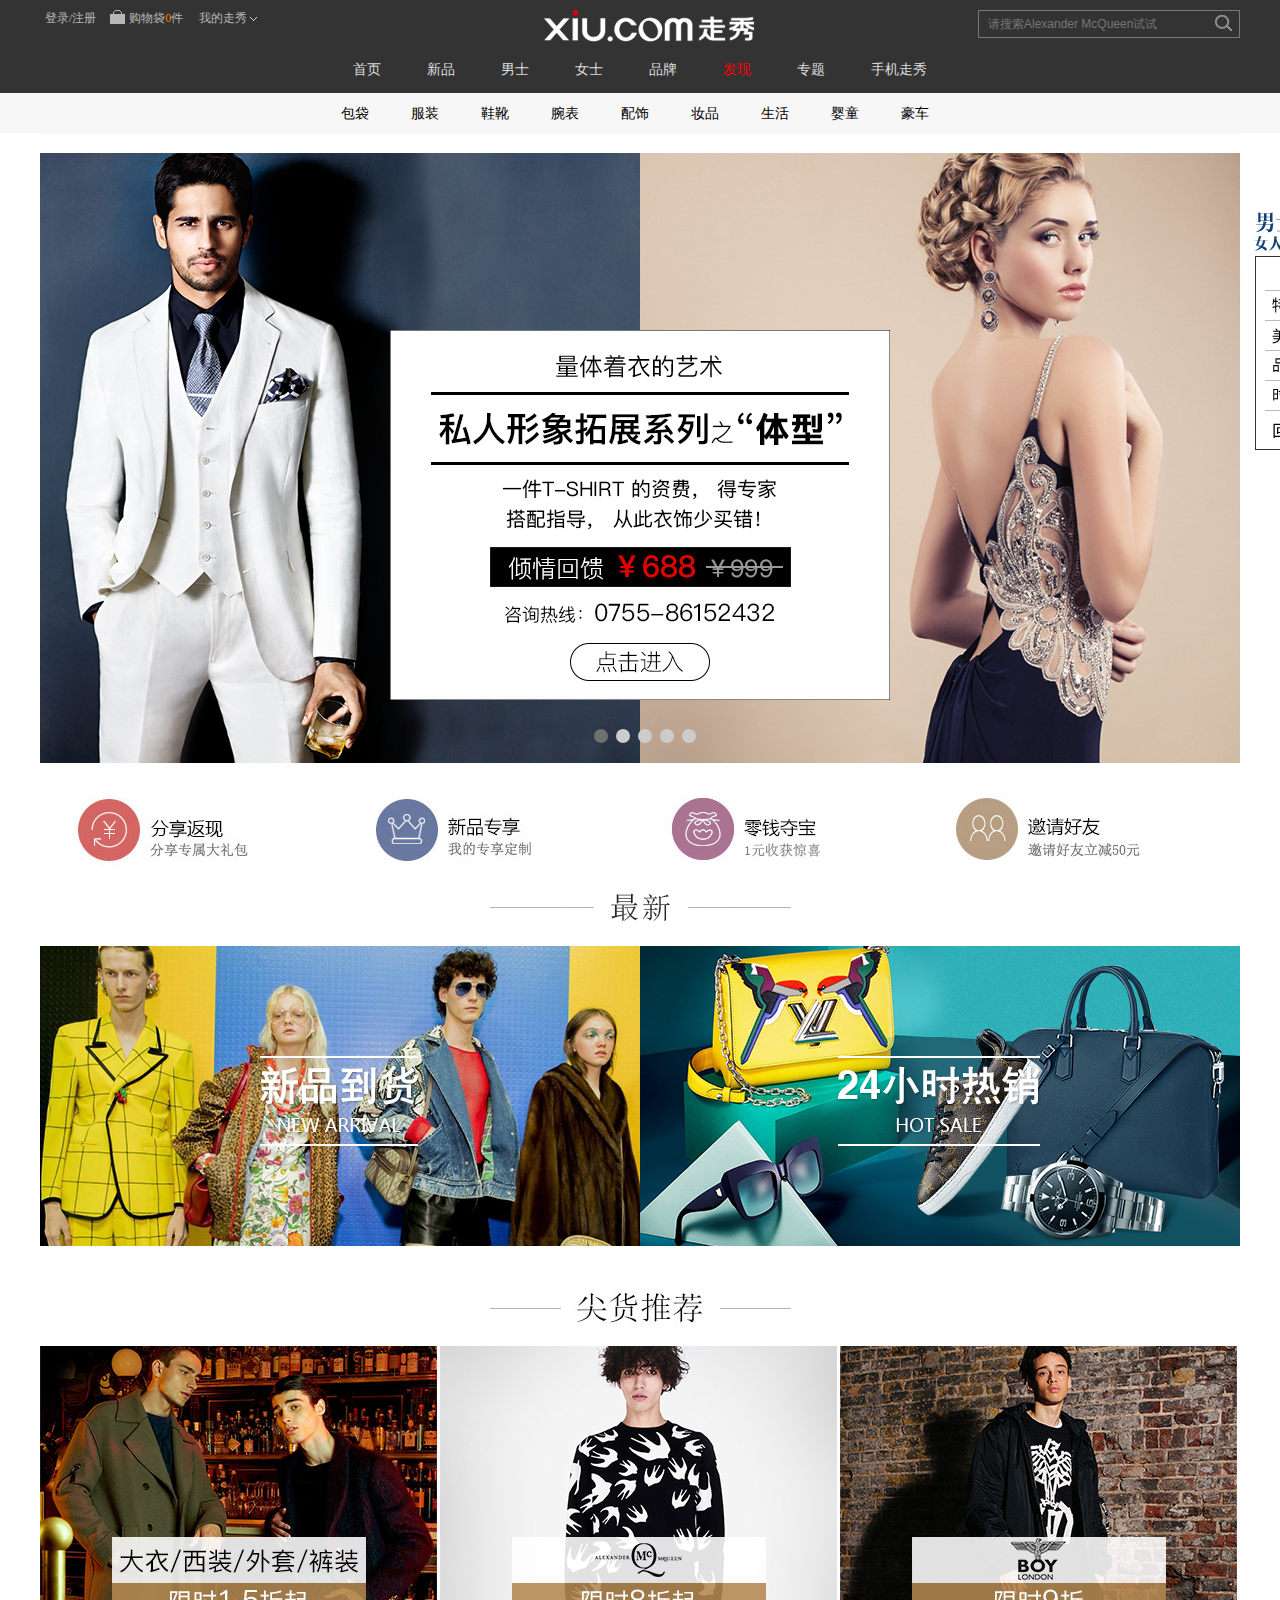
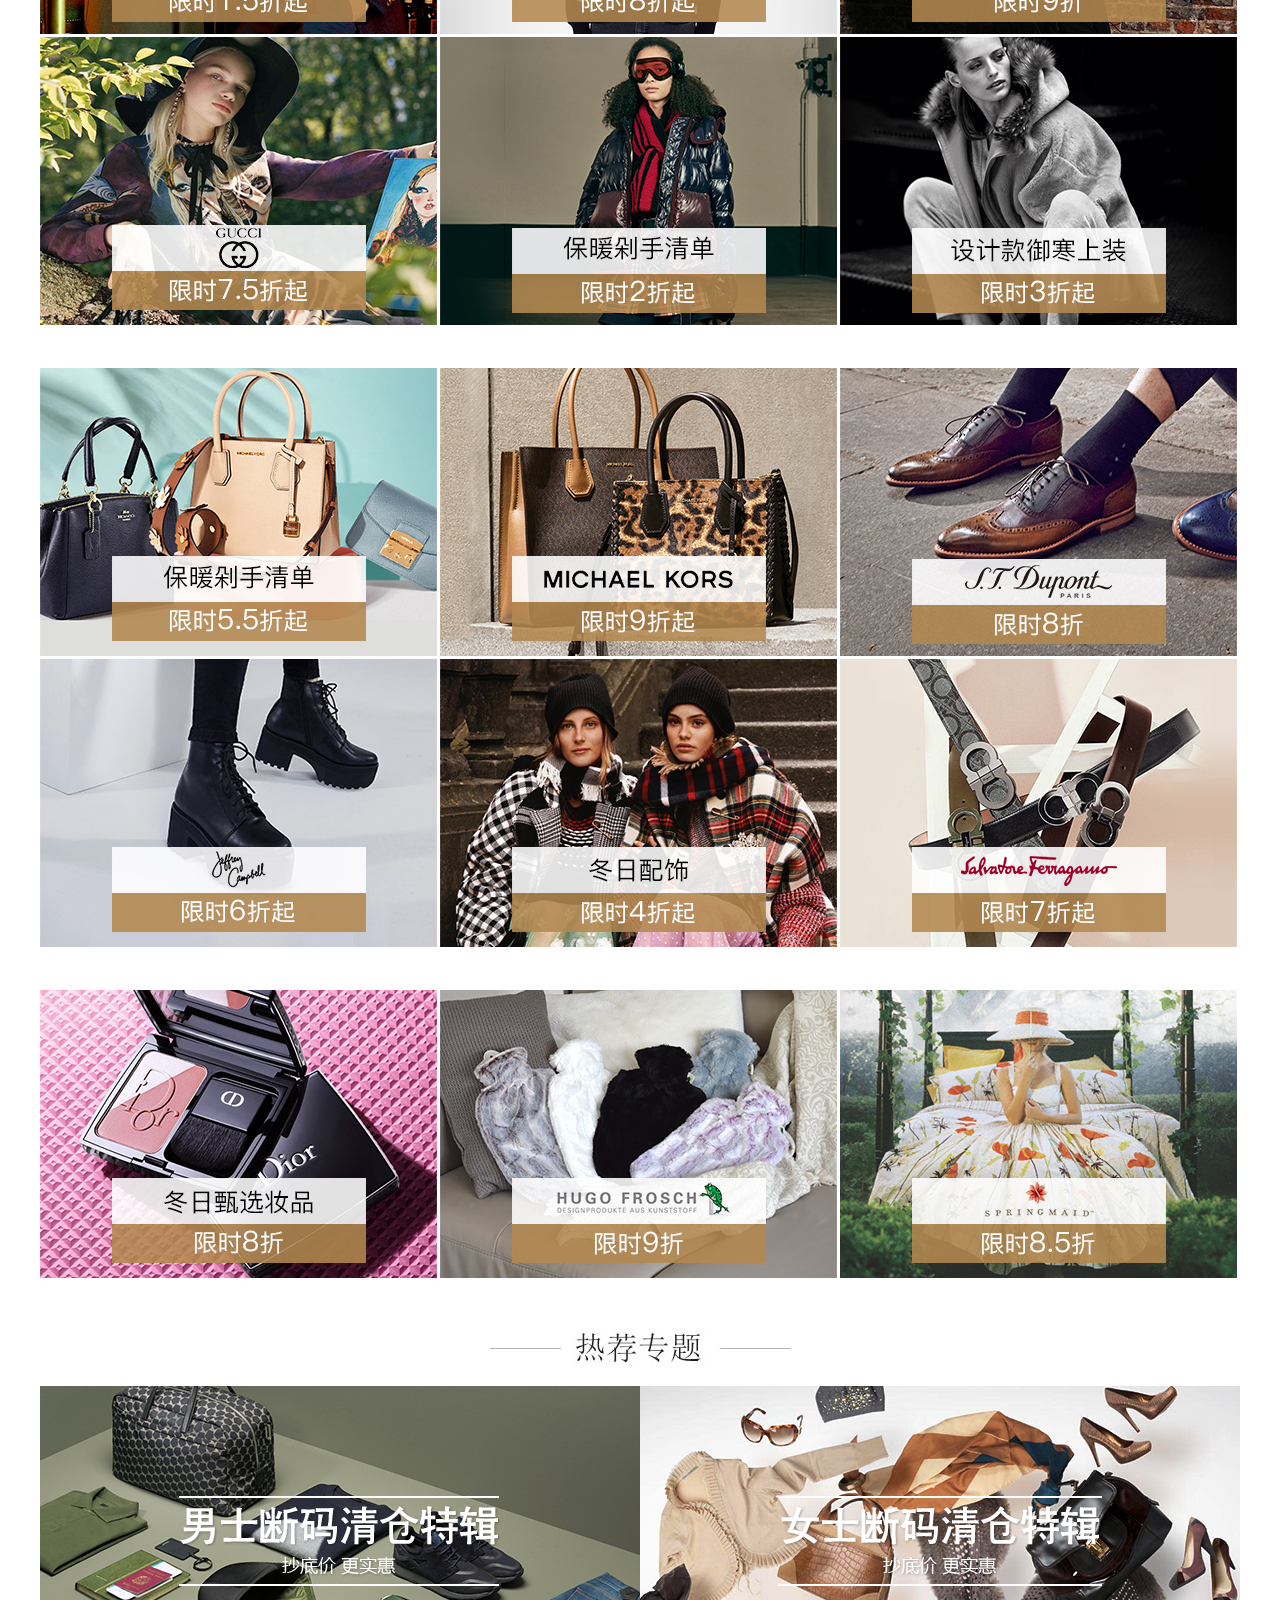
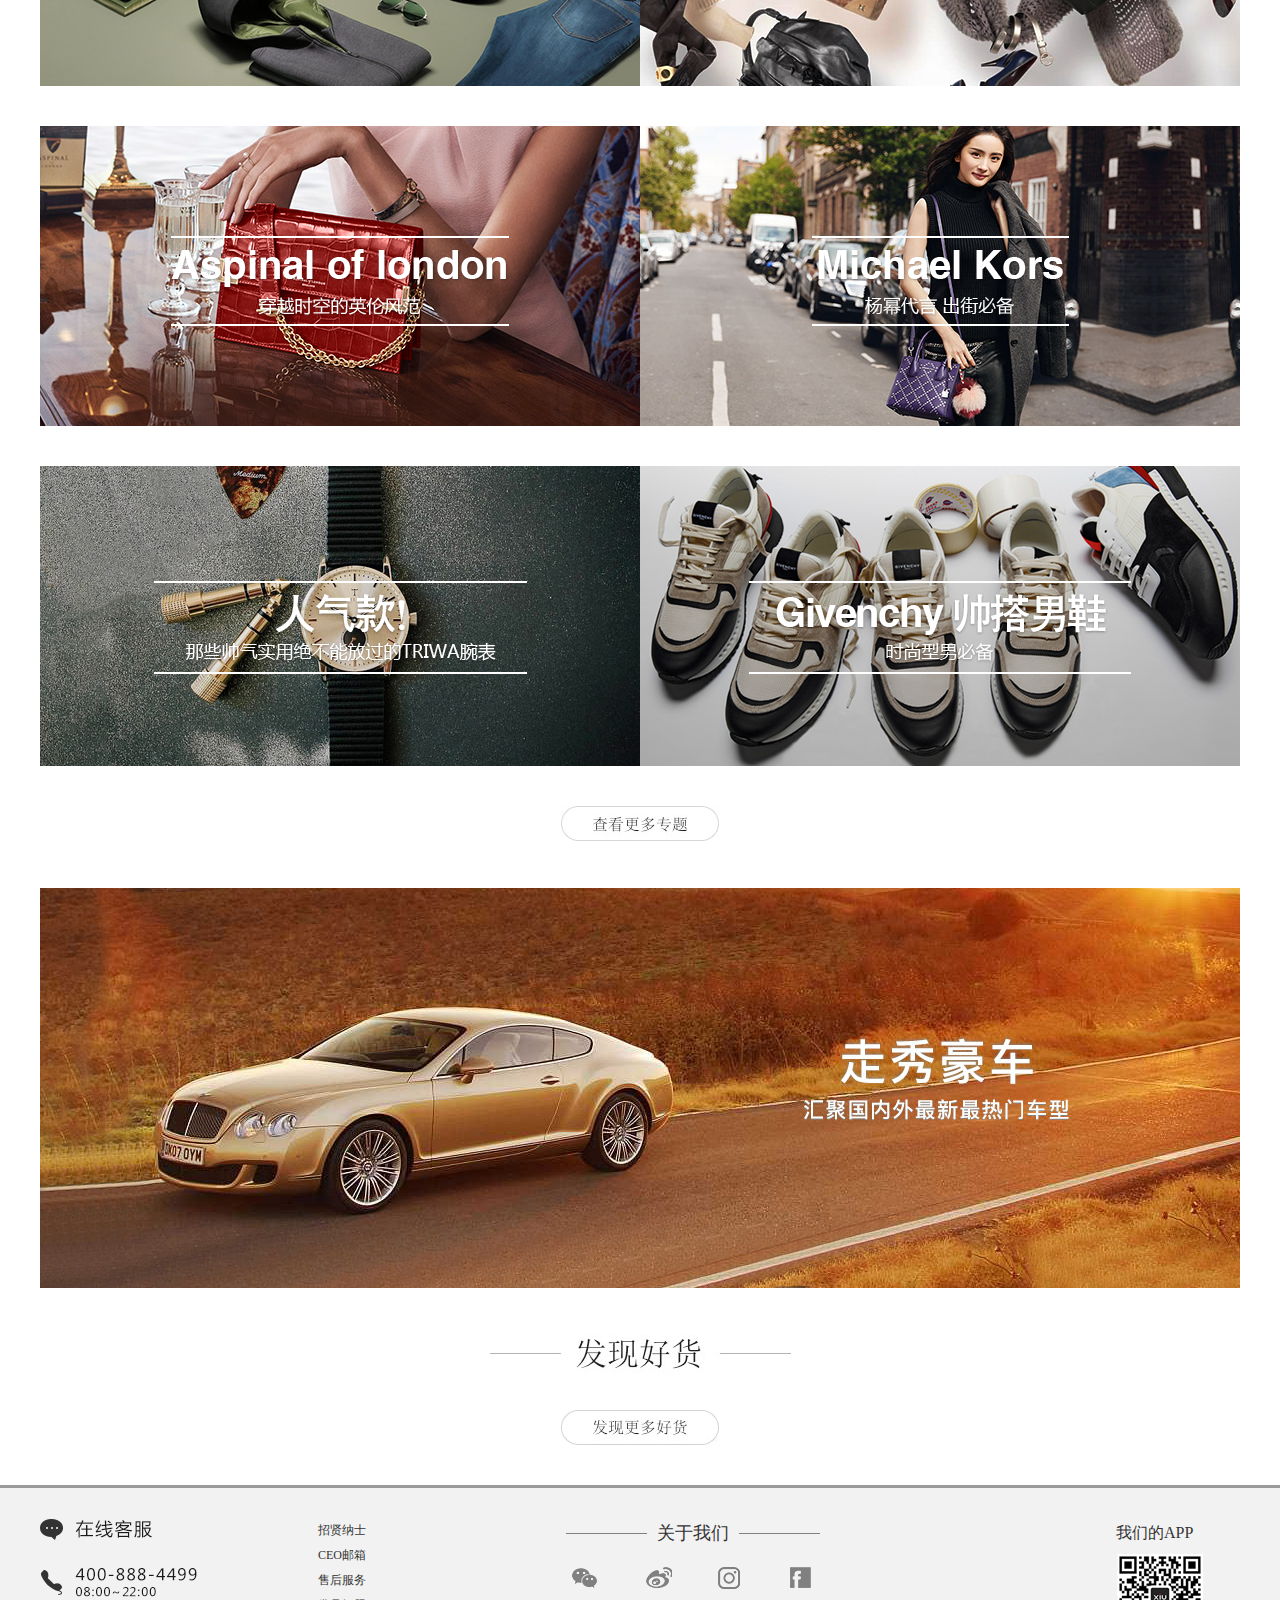
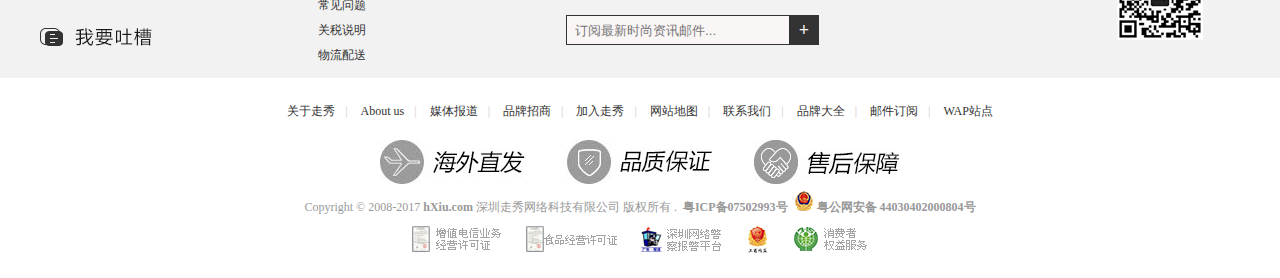
<file: client/index.html>
<!DOCTYPE html>
<html lang="en">

<head>
    <meta charset="UTF-8">
    <title>走秀首页</title>
    <link type="text/css" rel="stylesheet" href="src/css/reset.css">
    <link type="text/css" rel="stylesheet" href="src/css/common.css">
    <link type="text/css" rel="stylesheet" href="src/css/index.css">
    <link type="text/css" rel="stylesheet" href="src/css/swiper-3.4.2.min.css">
    <script src="src/js/lib/jquery-3.2.1.js"></script>
    <script src="src/js/lib/swiper.min.js"></script>
    <script src="src/js/lib/jquery.cookie/jquery.cookie.js"></script>
    <script src="src/js/tools.js"></script>
    <script src="src/js/common.js"></script>
    <script src="src/js/index.js"></script>
</head>
<body>
<div id="header-wrapper">
    <div class="header">
        <div class="header-left">
            <ul class="clearfix">
                <li class="login_pare"><a href="login.html" class="login">登录/注册</a></li>
                <li class="shoppingcart">
                    <a href="javascript:void(0)">购物袋<span class="goodsnum">0</span>件</a>
                    <div class="mybuy">
                        购物袋暂时没有商品！
                    </div>
                </li>
                <li>
                    <a href="#">我的走秀</a>
                    <ul>
                        <li><a href="#">我的走秀</a></li>
                        <li><a href="#">我的订单</a></li>
                        <li><a href="#">自助退货</a></li>
                        <li><a href="#">我的隐藏</a></li>
                        <li><a href="#">帮助中心</a></li>
                        <li><a href="#">全部吐槽</a></li>
                    </ul>
                </li>
            </ul>
        </div>
        <div class="header-center">
            <div class="logo">
                <h1>
                    <a href="index.html" title="走秀网 全球时尚 正品保证">走秀</a>
                </h1>
            </div>
            <div class="nav">
                <ul class="clearfix">
                    <li><a href="index.html">首页</a></li>
                    <li><a href="#">新品</a></li>
                    <li><a href="#">男士</a></li>
                    <li><a href="#">女士</a></li>
                    <li><a href="#">品牌</a></li>
                    <li><a href="#">发现</a></li>
                    <li><a href="#">专题</a></li>
                    <li><a href="#">手机走秀</a></li>
                </ul>
            </div>
        </div>
        <div class="header-right">
            <form action="">
                <input type="text" name="usearch" class="usearch" placeholder="请搜索Alexander McQueen试试"/>
                <span></span>
            </form>
        </div>
    </div>
</div>
<div id="subnav-wrapper">
    <div class="subnav">
        <ul class="clearfix">
            <li>
                <a href="#">包袋</a>
                <div class="submenu clearfix">
                    <div class="submenu_l clearfix">
                        <dl>
                            <dt>
                                <a href="#">女士包袋:</a>
                                <a href="#">频道精选</a>
                            </dt>
                            <dd>
                                <a href="#">手提包</a><i>|</i>
                                <a href="#">水桶包</a><i>|</i>
                                <a href="#">链条包</a><i>|</i>
                                <a href="#">购物袋</a><i>|</i>
                                <a href="#">单肩/斜挎包</a><i>|</i>
                                <a href="#">提挎两用包</a><br/>
                                <a href="#">化妆包</a><i>|</i>
                                <a href="#">手提包</a><i>|</i>
                                <a href="#">长款钱包</a><i>|</i>
                                <a href="#">短款钱包</a><i>|</i>
                                <a href="#">卡包/零钱包</a><i>|</i>
                                <a href="#">双肩包</a>
                            </dd>
                        </dl>
                        <dl>
                            <dt>
                                <a href="#">女士包袋:</a>
                                <a href="#">频道精选</a>
                            </dt>
                            <dd>
                                <a href="#">手提包</a><i>|</i>
                                <a href="#">水桶包</a><i>|</i>
                                <a href="#">链条包</a><i>|</i>
                                <a href="#">购物袋</a><i>|</i>
                                <a href="#">单肩/斜挎包</a><i>|</i>
                                <a href="#">提挎两用包</a><br/>
                                <a href="#">化妆包</a><i>|</i>
                                <a href="#">手提包</a><i>|</i>
                                <a href="#">长款钱包</a><i>|</i>
                                <a href="#">短款钱包</a><i>|</i>
                                <a href="#">卡包/零钱包</a><i>|</i>
                                <a href="#">双肩包</a>
                            </dd>
                        </dl>
                        <dl>
                            <dt>
                                <a href="#">女士包袋</a>
                            </dt>
                            <dd>
                                <a href="#">手提包</a><i>|</i>
                                <a href="#">水桶包</a><i>|</i>
                                <a href="#">链条包</a><i>|</i>
                                <a href="#">购物袋</a><i>|</i>
                                <a href="#">单肩/斜挎包</a><i>|</i>
                                <a href="#">提挎两用包</a>
                            </dd>
                        </dl>
                        <dl>
                            <dt>
                                <a href="#">女士包袋</a>
                            </dt>
                            <dd>
                                <a href="#">手提包</a><i>|</i>
                                <a href="#">水桶包</a><i>|</i>
                                <a href="#">链条包</a><i>|</i>
                                <a href="#">购物袋</a><i>|</i>
                            </dd>
                        </dl>
                    </div>
                    <div class="submenu_r clearfix">
                        <h5>热门品牌</h5>
                        <ul>
                            <li><a href="#">Louis Vuitton</a></li>
                            <li><a href="#">Gucci</a></li>
                            <li><a href="#">Burberry</a></li>
                            <li><a href="#">Michael Kors</a></li>
                            <li><a href="#">Dior</a></li>
                            <li><a href="#">Miu Miu</a></li>
                            <li><a href="#">Hermes</a></li>
                            <li><a href="#">Givenchy</a></li>
                            <li><a href="#">Saint Laurent</a></li>
                            <li><a href="#">Coach</a></li>
                            <li><a href="#">Tory Burch</a></li>
                            <li><a href="#">Longchamp</a></li>
                            <li><a href="#">Aspinal of london</a></li>
                            <li><a href="#">Rimowa</a></li>
                            <li><a href="#">Kenzo</a></li>
                            <li><a href="#">杰尼亚</a></li>
                        </ul>
                        <ul>
                            <li><a href="#">Louis Vuitton</a></li>
                            <li><a href="#">Gucci</a></li>
                            <li><a href="#">Burberry</a></li>
                            <li><a href="#">Michael Kors</a></li>
                            <li><a href="#">Dior</a></li>
                            <li><a href="#">Miu Miu</a></li>
                            <li><a href="#">Hermes</a></li>
                            <li><a href="#">Givenchy</a></li>
                            <li><a href="#">Saint Laurent</a></li>
                            <li><a href="#">Coach</a></li>
                            <li><a href="#">Tory Burch</a></li>
                            <li><a href="#">Longchamp</a></li>
                            <li><a href="#">Aspinal of london</a></li>
                            <li><a href="#">Rimowa</a></li>
                            <li><a href="#">Kenzo</a></li>
                            <li><a href="#">杰尼亚</a></li>
                        </ul>
                    </div>
                </div>
            </li>
            <li>
                <a href="#">服装</a>
                <div class="submenu clearfix">
                    <div class="submenu_l clearfix">
                        <dl>
                            <dt>
                                <a href="#">女士包袋:</a>
                                <a href="#">频道精选</a>
                            </dt>
                            <dd>
                                <a href="#">手提包</a><i>|</i>
                                <a href="#">水桶包</a><i>|</i>
                                <a href="#">链条包</a><i>|</i>
                                <a href="#">购物袋</a><i>|</i>
                                <a href="#">单肩/斜挎包</a><i>|</i>
                                <a href="#">提挎两用包</a><br/>
                                <a href="#">化妆包</a><i>|</i>
                                <a href="#">手提包</a><i>|</i>
                                <a href="#">长款钱包</a><i>|</i>
                                <a href="#">短款钱包</a><i>|</i>
                                <a href="#">卡包/零钱包</a><i>|</i>
                                <a href="#">双肩包</a>
                            </dd>
                        </dl>
                        <dl>
                            <dt>
                                <a href="#">女士包袋:</a>
                                <a href="#">频道精选</a>
                            </dt>
                            <dd>
                                <a href="#">手提包</a><i>|</i>
                                <a href="#">水桶包</a><i>|</i>
                                <a href="#">链条包</a><i>|</i>
                                <a href="#">购物袋</a><i>|</i>
                                <a href="#">单肩/斜挎包</a><i>|</i>
                                <a href="#">提挎两用包</a><br/>
                                <a href="#">化妆包</a><i>|</i>
                                <a href="#">手提包</a><i>|</i>
                                <a href="#">长款钱包</a><i>|</i>
                                <a href="#">短款钱包</a><i>|</i>
                                <a href="#">卡包/零钱包</a><i>|</i>
                                <a href="#">双肩包</a>
                            </dd>
                        </dl>
                        <dl>
                            <dt>
                                <a href="#">女士包袋</a>
                            </dt>
                            <dd>
                                <a href="#">手提包</a><i>|</i>
                                <a href="#">水桶包</a><i>|</i>
                                <a href="#">链条包</a><i>|</i>
                                <a href="#">购物袋</a><i>|</i>
                                <a href="#">单肩/斜挎包</a><i>|</i>
                                <a href="#">提挎两用包</a>
                            </dd>
                        </dl>
                        <dl>
                            <dt>
                                <a href="#">女士包袋</a>
                            </dt>
                            <dd>
                                <a href="#">手提包</a><i>|</i>
                                <a href="#">水桶包</a><i>|</i>
                                <a href="#">链条包</a><i>|</i>
                                <a href="#">购物袋</a><i>|</i>
                            </dd>
                        </dl>
                    </div>
                    <div class="submenu_r clearfix">
                        <h5>热门品牌</h5>
                        <ul>
                            <li><a href="#">Louis Vuitton</a></li>
                            <li><a href="#">Gucci</a></li>
                            <li><a href="#">Burberry</a></li>
                            <li><a href="#">Michael Kors</a></li>
                            <li><a href="#">Dior</a></li>
                            <li><a href="#">Miu Miu</a></li>
                            <li><a href="#">Hermes</a></li>
                            <li><a href="#">Givenchy</a></li>
                            <li><a href="#">Saint Laurent</a></li>
                            <li><a href="#">Coach</a></li>
                            <li><a href="#">Tory Burch</a></li>
                            <li><a href="#">Longchamp</a></li>
                            <li><a href="#">Aspinal of london</a></li>
                            <li><a href="#">Rimowa</a></li>
                            <li><a href="#">Kenzo</a></li>
                            <li><a href="#">杰尼亚</a></li>
                        </ul>
                        <ul>
                            <li><a href="#">Louis Vuitton</a></li>
                            <li><a href="#">Gucci</a></li>
                            <li><a href="#">Burberry</a></li>
                            <li><a href="#">Michael Kors</a></li>
                            <li><a href="#">Dior</a></li>
                            <li><a href="#">Miu Miu</a></li>
                            <li><a href="#">Hermes</a></li>
                            <li><a href="#">Givenchy</a></li>
                            <li><a href="#">Saint Laurent</a></li>
                            <li><a href="#">Coach</a></li>
                            <li><a href="#">Tory Burch</a></li>
                            <li><a href="#">Longchamp</a></li>
                            <li><a href="#">Aspinal of london</a></li>
                            <li><a href="#">Rimowa</a></li>
                            <li><a href="#">Kenzo</a></li>
                            <li><a href="#">杰尼亚</a></li>
                        </ul>
                    </div>
                </div>
            </li>
            <li>
                <a href="#">鞋靴</a>
                <div class="submenu clearfix">
                    <div class="submenu_l clearfix">
                        <dl>
                            <dt>
                                <a href="#">女士包袋:</a>
                                <a href="#">频道精选</a>
                            </dt>
                            <dd>
                                <a href="#">手提包</a><i>|</i>
                                <a href="#">水桶包</a><i>|</i>
                                <a href="#">链条包</a><i>|</i>
                                <a href="#">购物袋</a><i>|</i>
                                <a href="#">单肩/斜挎包</a><i>|</i>
                                <a href="#">提挎两用包</a><br/>
                                <a href="#">化妆包</a><i>|</i>
                                <a href="#">手提包</a><i>|</i>
                                <a href="#">长款钱包</a><i>|</i>
                                <a href="#">短款钱包</a><i>|</i>
                                <a href="#">卡包/零钱包</a><i>|</i>
                                <a href="#">双肩包</a>
                            </dd>
                        </dl>
                        <dl>
                            <dt>
                                <a href="#">女士包袋:</a>
                                <a href="#">频道精选</a>
                            </dt>
                            <dd>
                                <a href="#">手提包</a><i>|</i>
                                <a href="#">水桶包</a><i>|</i>
                                <a href="#">链条包</a><i>|</i>
                                <a href="#">购物袋</a><i>|</i>
                                <a href="#">单肩/斜挎包</a><i>|</i>
                                <a href="#">提挎两用包</a><br/>
                                <a href="#">化妆包</a><i>|</i>
                                <a href="#">手提包</a><i>|</i>
                                <a href="#">长款钱包</a><i>|</i>
                                <a href="#">短款钱包</a><i>|</i>
                                <a href="#">卡包/零钱包</a><i>|</i>
                                <a href="#">双肩包</a>
                            </dd>
                        </dl>
                        <dl>
                            <dt>
                                <a href="#">女士包袋</a>
                            </dt>
                            <dd>
                                <a href="#">手提包</a><i>|</i>
                                <a href="#">水桶包</a><i>|</i>
                                <a href="#">链条包</a><i>|</i>
                                <a href="#">购物袋</a><i>|</i>
                                <a href="#">单肩/斜挎包</a><i>|</i>
                                <a href="#">提挎两用包</a>
                            </dd>
                        </dl>
                        <dl>
                            <dt>
                                <a href="#">女士包袋</a>
                            </dt>
                            <dd>
                                <a href="#">手提包</a><i>|</i>
                                <a href="#">水桶包</a><i>|</i>
                                <a href="#">链条包</a><i>|</i>
                                <a href="#">购物袋</a><i>|</i>
                            </dd>
                        </dl>
                    </div>
                    <div class="submenu_r clearfix">
                        <h5>热门品牌</h5>
                        <ul>
                            <li><a href="#">Louis Vuitton</a></li>
                            <li><a href="#">Gucci</a></li>
                            <li><a href="#">Burberry</a></li>
                            <li><a href="#">Michael Kors</a></li>
                            <li><a href="#">Dior</a></li>
                            <li><a href="#">Miu Miu</a></li>
                            <li><a href="#">Hermes</a></li>
                            <li><a href="#">Givenchy</a></li>
                            <li><a href="#">Saint Laurent</a></li>
                            <li><a href="#">Coach</a></li>
                            <li><a href="#">Tory Burch</a></li>
                            <li><a href="#">Longchamp</a></li>
                            <li><a href="#">Aspinal of london</a></li>
                            <li><a href="#">Rimowa</a></li>
                            <li><a href="#">Kenzo</a></li>
                            <li><a href="#">杰尼亚</a></li>
                        </ul>
                        <ul>
                            <li><a href="#">Louis Vuitton</a></li>
                            <li><a href="#">Gucci</a></li>
                            <li><a href="#">Burberry</a></li>
                            <li><a href="#">Michael Kors</a></li>
                            <li><a href="#">Dior</a></li>
                            <li><a href="#">Miu Miu</a></li>
                            <li><a href="#">Hermes</a></li>
                            <li><a href="#">Givenchy</a></li>
                            <li><a href="#">Saint Laurent</a></li>
                            <li><a href="#">Coach</a></li>
                            <li><a href="#">Tory Burch</a></li>
                            <li><a href="#">Longchamp</a></li>
                            <li><a href="#">Aspinal of london</a></li>
                            <li><a href="#">Rimowa</a></li>
                            <li><a href="#">Kenzo</a></li>
                            <li><a href="#">杰尼亚</a></li>
                        </ul>
                    </div>
                </div>
            </li>
            <li>
                <a href="#">腕表</a>
                <div class="submenu clearfix">
                    <div class="submenu_l clearfix">
                        <dl>
                            <dt>
                                <a href="#">女士包袋:</a>
                                <a href="#">频道精选</a>
                            </dt>
                            <dd>
                                <a href="#">手提包</a><i>|</i>
                                <a href="#">水桶包</a><i>|</i>
                                <a href="#">链条包</a><i>|</i>
                                <a href="#">购物袋</a><i>|</i>
                                <a href="#">单肩/斜挎包</a><i>|</i>
                                <a href="#">提挎两用包</a><br/>
                                <a href="#">化妆包</a><i>|</i>
                                <a href="#">手提包</a><i>|</i>
                                <a href="#">长款钱包</a><i>|</i>
                                <a href="#">短款钱包</a><i>|</i>
                                <a href="#">卡包/零钱包</a><i>|</i>
                                <a href="#">双肩包</a>
                            </dd>
                        </dl>
                        <dl>
                            <dt>
                                <a href="#">女士包袋:</a>
                                <a href="#">频道精选</a>
                            </dt>
                            <dd>
                                <a href="#">手提包</a><i>|</i>
                                <a href="#">水桶包</a><i>|</i>
                                <a href="#">链条包</a><i>|</i>
                                <a href="#">购物袋</a><i>|</i>
                                <a href="#">单肩/斜挎包</a><i>|</i>
                                <a href="#">提挎两用包</a><br/>
                                <a href="#">化妆包</a><i>|</i>
                                <a href="#">手提包</a><i>|</i>
                                <a href="#">长款钱包</a><i>|</i>
                                <a href="#">短款钱包</a><i>|</i>
                                <a href="#">卡包/零钱包</a><i>|</i>
                                <a href="#">双肩包</a>
                            </dd>
                        </dl>
                        <dl>
                            <dt>
                                <a href="#">女士包袋</a>
                            </dt>
                            <dd>
                                <a href="#">手提包</a><i>|</i>
                                <a href="#">水桶包</a><i>|</i>
                                <a href="#">链条包</a><i>|</i>
                                <a href="#">购物袋</a><i>|</i>
                                <a href="#">单肩/斜挎包</a><i>|</i>
                                <a href="#">提挎两用包</a>
                            </dd>
                        </dl>
                        <dl>
                            <dt>
                                <a href="#">女士包袋</a>
                            </dt>
                            <dd>
                                <a href="#">手提包</a><i>|</i>
                                <a href="#">水桶包</a><i>|</i>
                                <a href="#">链条包</a><i>|</i>
                                <a href="#">购物袋</a><i>|</i>
                            </dd>
                        </dl>
                    </div>
                    <div class="submenu_r clearfix">
                        <h5>热门品牌</h5>
                        <ul>
                            <li><a href="#">Louis Vuitton</a></li>
                            <li><a href="#">Gucci</a></li>
                            <li><a href="#">Burberry</a></li>
                            <li><a href="#">Michael Kors</a></li>
                            <li><a href="#">Dior</a></li>
                            <li><a href="#">Miu Miu</a></li>
                            <li><a href="#">Hermes</a></li>
                            <li><a href="#">Givenchy</a></li>
                            <li><a href="#">Saint Laurent</a></li>
                            <li><a href="#">Coach</a></li>
                            <li><a href="#">Tory Burch</a></li>
                            <li><a href="#">Longchamp</a></li>
                            <li><a href="#">Aspinal of london</a></li>
                            <li><a href="#">Rimowa</a></li>
                            <li><a href="#">Kenzo</a></li>
                            <li><a href="#">杰尼亚</a></li>
                        </ul>
                        <ul>
                            <li><a href="#">Louis Vuitton</a></li>
                            <li><a href="#">Gucci</a></li>
                            <li><a href="#">Burberry</a></li>
                            <li><a href="#">Michael Kors</a></li>
                            <li><a href="#">Dior</a></li>
                            <li><a href="#">Miu Miu</a></li>
                            <li><a href="#">Hermes</a></li>
                            <li><a href="#">Givenchy</a></li>
                            <li><a href="#">Saint Laurent</a></li>
                            <li><a href="#">Coach</a></li>
                            <li><a href="#">Tory Burch</a></li>
                            <li><a href="#">Longchamp</a></li>
                            <li><a href="#">Aspinal of london</a></li>
                            <li><a href="#">Rimowa</a></li>
                            <li><a href="#">Kenzo</a></li>
                            <li><a href="#">杰尼亚</a></li>
                        </ul>
                    </div>
                </div>
            </li>
            <li>
                <a href="#">配饰</a>
                <div class="submenu clearfix">
                    <div class="submenu_l clearfix">
                        <dl>
                            <dt>
                                <a href="#">女士包袋:</a>
                                <a href="#">频道精选</a>
                            </dt>
                            <dd>
                                <a href="#">手提包</a><i>|</i>
                                <a href="#">水桶包</a><i>|</i>
                                <a href="#">链条包</a><i>|</i>
                                <a href="#">购物袋</a><i>|</i>
                                <a href="#">单肩/斜挎包</a><i>|</i>
                                <a href="#">提挎两用包</a><br/>
                                <a href="#">化妆包</a><i>|</i>
                                <a href="#">手提包</a><i>|</i>
                                <a href="#">长款钱包</a><i>|</i>
                                <a href="#">短款钱包</a><i>|</i>
                                <a href="#">卡包/零钱包</a><i>|</i>
                                <a href="#">双肩包</a>
                            </dd>
                        </dl>
                        <dl>
                            <dt>
                                <a href="#">女士包袋:</a>
                                <a href="#">频道精选</a>
                            </dt>
                            <dd>
                                <a href="#">手提包</a><i>|</i>
                                <a href="#">水桶包</a><i>|</i>
                                <a href="#">链条包</a><i>|</i>
                                <a href="#">购物袋</a><i>|</i>
                                <a href="#">单肩/斜挎包</a><i>|</i>
                                <a href="#">提挎两用包</a><br/>
                                <a href="#">化妆包</a><i>|</i>
                                <a href="#">手提包</a><i>|</i>
                                <a href="#">长款钱包</a><i>|</i>
                                <a href="#">短款钱包</a><i>|</i>
                                <a href="#">卡包/零钱包</a><i>|</i>
                                <a href="#">双肩包</a>
                            </dd>
                        </dl>
                        <dl>
                            <dt>
                                <a href="#">女士包袋</a>
                            </dt>
                            <dd>
                                <a href="#">手提包</a><i>|</i>
                                <a href="#">水桶包</a><i>|</i>
                                <a href="#">链条包</a><i>|</i>
                                <a href="#">购物袋</a><i>|</i>
                                <a href="#">单肩/斜挎包</a><i>|</i>
                                <a href="#">提挎两用包</a>
                            </dd>
                        </dl>
                        <dl>
                            <dt>
                                <a href="#">女士包袋</a>
                            </dt>
                            <dd>
                                <a href="#">手提包</a><i>|</i>
                                <a href="#">水桶包</a><i>|</i>
                                <a href="#">链条包</a><i>|</i>
                                <a href="#">购物袋</a><i>|</i>
                            </dd>
                        </dl>
                        <dl>
                            <dt>
                                <a href="#">女士包袋:</a>
                                <a href="#">频道精选</a>
                            </dt>
                            <dd>
                                <a href="#">手提包</a><i>|</i>
                                <a href="#">水桶包</a><i>|</i>
                                <a href="#">链条包</a><i>|</i>
                                <a href="#">购物袋</a><i>|</i>
                                <a href="#">单肩/斜挎包</a><i>|</i>
                                <a href="#">提挎两用包</a><br/>
                                <a href="#">化妆包</a><i>|</i>
                                <a href="#">手提包</a><i>|</i>
                                <a href="#">长款钱包</a><i>|</i>
                                <a href="#">短款钱包</a><i>|</i>
                                <a href="#">卡包/零钱包</a><i>|</i>
                                <a href="#">双肩包</a>
                            </dd>
                        </dl>
                    </div>
                    <div class="submenu_r clearfix">
                        <h5>热门品牌</h5>
                        <ul>
                            <li><a href="#">Louis Vuitton</a></li>
                            <li><a href="#">Gucci</a></li>
                            <li><a href="#">Burberry</a></li>
                            <li><a href="#">Michael Kors</a></li>
                            <li><a href="#">Dior</a></li>
                            <li><a href="#">Miu Miu</a></li>
                            <li><a href="#">Hermes</a></li>
                            <li><a href="#">Givenchy</a></li>
                            <li><a href="#">Saint Laurent</a></li>
                            <li><a href="#">Coach</a></li>
                            <li><a href="#">Tory Burch</a></li>
                            <li><a href="#">Longchamp</a></li>
                        </ul>
                        <ul>
                            <li><a href="#">Louis Vuitton</a></li>
                            <li><a href="#">Gucci</a></li>
                            <li><a href="#">Burberry</a></li>
                            <li><a href="#">Michael Kors</a></li>
                            <li><a href="#">Dior</a></li>
                            <li><a href="#">Miu Miu</a></li>
                            <li><a href="#">Hermes</a></li>
                            <li><a href="#">Givenchy</a></li>
                            <li><a href="#">Saint Laurent</a></li>
                            <li><a href="#">Coach</a></li>
                            <li><a href="#">Tory Burch</a></li>
                            <li><a href="#">Longchamp</a></li>
                        </ul>
                    </div>
                </div>
            </li>
            <li>
                <a href="#">妆品</a>
                <div class="submenu clearfix">
                    <div class="submenu_l clearfix">
                        <dl>
                            <dt>
                                <a href="#">女士包袋:</a>
                                <a href="#">频道精选</a>
                            </dt>
                            <dd>
                                <a href="#">手提包</a><i>|</i>
                                <a href="#">水桶包</a><i>|</i>
                                <a href="#">链条包</a><i>|</i>
                                <a href="#">购物袋</a><i>|</i>
                                <a href="#">单肩/斜挎包</a><i>|</i>
                                <a href="#">提挎两用包</a><br/>
                                <a href="#">化妆包</a><i>|</i>
                                <a href="#">手提包</a><i>|</i>
                                <a href="#">长款钱包</a><i>|</i>
                                <a href="#">短款钱包</a><i>|</i>
                                <a href="#">卡包/零钱包</a><i>|</i>
                                <a href="#">双肩包</a>
                            </dd>
                        </dl>
                        <dl>
                            <dt>
                                <a href="#">女士包袋:</a>
                                <a href="#">频道精选</a>
                            </dt>
                            <dd>
                                <a href="#">手提包</a><i>|</i>
                                <a href="#">水桶包</a><i>|</i>
                                <a href="#">链条包</a><i>|</i>
                                <a href="#">购物袋</a><i>|</i>
                                <a href="#">单肩/斜挎包</a><i>|</i>
                                <a href="#">提挎两用包</a><br/>
                                <a href="#">化妆包</a><i>|</i>
                                <a href="#">手提包</a><i>|</i>
                                <a href="#">长款钱包</a><i>|</i>
                                <a href="#">短款钱包</a><i>|</i>
                                <a href="#">卡包/零钱包</a><i>|</i>
                                <a href="#">双肩包</a>
                            </dd>
                        </dl>
                        <dl>
                            <dt>
                                <a href="#">女士包袋</a>
                            </dt>
                            <dd>
                                <a href="#">手提包</a><i>|</i>
                                <a href="#">水桶包</a><i>|</i>
                                <a href="#">链条包</a><i>|</i>
                                <a href="#">购物袋</a><i>|</i>
                                <a href="#">单肩/斜挎包</a><i>|</i>
                                <a href="#">提挎两用包</a>
                            </dd>
                        </dl>
                        <dl>
                            <dt>
                                <a href="#">女士包袋</a>
                            </dt>
                            <dd>
                                <a href="#">手提包</a><i>|</i>
                                <a href="#">水桶包</a><i>|</i>
                                <a href="#">链条包</a><i>|</i>
                                <a href="#">购物袋</a><i>|</i>
                            </dd>
                        </dl>
                    </div>
                    <div class="submenu_r clearfix">
                        <h5>热门品牌</h5>
                        <ul>
                            <li><a href="#">Louis Vuitton</a></li>
                            <li><a href="#">Gucci</a></li>
                            <li><a href="#">Burberry</a></li>
                            <li><a href="#">Michael Kors</a></li>
                            <li><a href="#">Dior</a></li>
                            <li><a href="#">Miu Miu</a></li>
                            <li><a href="#">Hermes</a></li>
                            <li><a href="#">Givenchy</a></li>
                            <li><a href="#">Saint Laurent</a></li>
                            <li><a href="#">Coach</a></li>
                            <li><a href="#">Tory Burch</a></li>
                            <li><a href="#">Longchamp</a></li>
                            <li><a href="#">Aspinal of london</a></li>
                            <li><a href="#">Rimowa</a></li>
                            <li><a href="#">Kenzo</a></li>
                            <li><a href="#">杰尼亚</a></li>
                            <li><a href="#">Aspinal of london</a></li>
                            <li><a href="#">Rimowa</a></li>
                            <li><a href="#">Kenzo</a></li>
                            <li><a href="#">杰尼亚</a></li>
                        </ul>
                        <ul>
                            <li><a href="#">Louis Vuitton</a></li>
                            <li><a href="#">Gucci</a></li>
                            <li><a href="#">Burberry</a></li>
                            <li><a href="#">Michael Kors</a></li>
                            <li><a href="#">Dior</a></li>
                            <li><a href="#">Miu Miu</a></li>
                            <li><a href="#">Hermes</a></li>
                            <li><a href="#">Givenchy</a></li>
                            <li><a href="#">Saint Laurent</a></li>
                            <li><a href="#">Coach</a></li>
                            <li><a href="#">Tory Burch</a></li>
                            <li><a href="#">Longchamp</a></li>
                            <li><a href="#">Aspinal of london</a></li>
                            <li><a href="#">Rimowa</a></li>
                            <li><a href="#">Kenzo</a></li>
                            <li><a href="#">杰尼亚</a></li>
                            <li><a href="#">Aspinal of london</a></li>
                            <li><a href="#">Rimowa</a></li>
                            <li><a href="#">Kenzo</a></li>
                            <li><a href="#">杰尼亚</a></li>
                        </ul>
                    </div>
                </div>
            </li>
            <li>
                <a href="#">生活</a>
                <div class="submenu clearfix">
                    <div class="submenu_l clearfix">
                        <dl>
                            <dt>
                                <a href="#">女士包袋:</a>
                                <a href="#">频道精选</a>
                            </dt>
                            <dd>
                                <a href="#">手提包</a><i>|</i>
                                <a href="#">水桶包</a><i>|</i>
                                <a href="#">链条包</a><i>|</i>
                                <a href="#">购物袋</a><i>|</i>
                                <a href="#">单肩/斜挎包</a><i>|</i>
                                <a href="#">提挎两用包</a><br/>
                                <a href="#">化妆包</a><i>|</i>
                                <a href="#">手提包</a><i>|</i>
                                <a href="#">长款钱包</a><i>|</i>
                                <a href="#">短款钱包</a><i>|</i>
                                <a href="#">卡包/零钱包</a><i>|</i>
                                <a href="#">双肩包</a>
                            </dd>
                        </dl>
                        <dl>
                            <dt>
                                <a href="#">女士包袋:</a>
                                <a href="#">频道精选</a>
                            </dt>
                            <dd>
                                <a href="#">手提包</a><i>|</i>
                                <a href="#">水桶包</a><i>|</i>
                                <a href="#">链条包</a><i>|</i>
                                <a href="#">购物袋</a><i>|</i>
                                <a href="#">单肩/斜挎包</a><i>|</i>
                                <a href="#">提挎两用包</a><br/>
                                <a href="#">化妆包</a><i>|</i>
                                <a href="#">手提包</a><i>|</i>
                                <a href="#">长款钱包</a><i>|</i>
                                <a href="#">短款钱包</a><i>|</i>
                                <a href="#">卡包/零钱包</a><i>|</i>
                                <a href="#">双肩包</a>
                            </dd>
                        </dl>
                        <dl>
                            <dt>
                                <a href="#">女士包袋</a>
                            </dt>
                            <dd>
                                <a href="#">手提包</a><i>|</i>
                                <a href="#">水桶包</a><i>|</i>
                                <a href="#">链条包</a><i>|</i>
                                <a href="#">购物袋</a><i>|</i>
                                <a href="#">单肩/斜挎包</a><i>|</i>
                                <a href="#">提挎两用包</a>
                            </dd>
                        </dl>
                        <dl>
                            <dt>
                                <a href="#">女士包袋</a>
                            </dt>
                            <dd>
                                <a href="#">手提包</a><i>|</i>
                                <a href="#">水桶包</a><i>|</i>
                                <a href="#">链条包</a><i>|</i>
                                <a href="#">购物袋</a><i>|</i>
                            </dd>
                        </dl>
                    </div>
                    <div class="submenu_r clearfix">
                        <h5>热门品牌</h5>
                        <ul>
                            <li><a href="#">Michael Kors</a></li>
                            <li><a href="#">Dior</a></li>
                            <li><a href="#">Miu Miu</a></li>
                            <li><a href="#">Hermes</a></li>
                            <li><a href="#">Givenchy</a></li>
                            <li><a href="#">Saint Laurent</a></li>
                            <li><a href="#">Coach</a></li>
                            <li><a href="#">Tory Burch</a></li>
                            <li><a href="#">Longchamp</a></li>
                            <li><a href="#">Aspinal of london</a></li>
                            <li><a href="#">Rimowa</a></li>
                            <li><a href="#">Kenzo</a></li>
                            <li><a href="#">杰尼亚</a></li>
                        </ul>
                        <ul>
                            <li><a href="#">Louis Vuitton</a></li>
                            <li><a href="#">Gucci</a></li>
                            <li><a href="#">Burberry</a></li>
                            <li><a href="#">Michael Kors</a></li>
                            <li><a href="#">Dior</a></li>
                            <li><a href="#">Miu Miu</a></li>
                            <li><a href="#">Hermes</a></li>
                            <li><a href="#">Givenchy</a></li>
                            <li><a href="#">Saint Laurent</a></li>
                            <li><a href="#">Coach</a></li>
                            <li><a href="#">Tory Burch</a></li>
                            <li><a href="#">Longchamp</a></li>
                            <li><a href="#">Aspinal of london</a></li>
                        </ul>
                    </div>
                </div>
            </li>
            <li>
                <a href="#">婴童</a>
                <div class="submenu clearfix">
                    <div class="submenu_l clearfix">
                        <dl>
                            <dt>
                                <a href="#">女士包袋:</a>
                                <a href="#">频道精选</a>
                            </dt>
                            <dd>
                                <a href="#">手提包</a><i>|</i>
                                <a href="#">水桶包</a><i>|</i>
                                <a href="#">链条包</a><i>|</i>
                                <a href="#">购物袋</a><i>|</i>
                                <a href="#">单肩/斜挎包</a><i>|</i>
                                <a href="#">提挎两用包</a><br/>
                                <a href="#">化妆包</a><i>|</i>
                                <a href="#">手提包</a><i>|</i>
                                <a href="#">长款钱包</a><i>|</i>
                                <a href="#">短款钱包</a><i>|</i>
                                <a href="#">卡包/零钱包</a><i>|</i>
                                <a href="#">双肩包</a>
                            </dd>
                        </dl>
                        <dl>
                            <dt>
                                <a href="#">女士包袋:</a>
                                <a href="#">频道精选</a>
                            </dt>
                            <dd>
                                <a href="#">手提包</a><i>|</i>
                                <a href="#">水桶包</a><i>|</i>
                                <a href="#">链条包</a><i>|</i>
                                <a href="#">购物袋</a><i>|</i>
                                <a href="#">单肩/斜挎包</a><i>|</i>
                                <a href="#">提挎两用包</a><br/>
                                <a href="#">化妆包</a><i>|</i>
                                <a href="#">手提包</a><i>|</i>
                                <a href="#">长款钱包</a><i>|</i>
                                <a href="#">短款钱包</a><i>|</i>
                                <a href="#">卡包/零钱包</a><i>|</i>
                                <a href="#">双肩包</a>
                            </dd>
                        </dl>
                        <dl>
                            <dt>
                                <a href="#">女士包袋:</a>
                                <a href="#">频道精选</a>
                            </dt>
                            <dd>
                                <a href="#">手提包</a><i>|</i>
                                <a href="#">水桶包</a><i>|</i>
                                <a href="#">链条包</a><i>|</i>
                                <a href="#">购物袋</a><i>|</i>
                                <a href="#">单肩/斜挎包</a><i>|</i>
                                <a href="#">提挎两用包</a><br/>
                                <a href="#">化妆包</a><i>|</i>
                                <a href="#">手提包</a><i>|</i>
                                <a href="#">长款钱包</a><i>|</i>
                                <a href="#">短款钱包</a><i>|</i>
                                <a href="#">卡包/零钱包</a><i>|</i>
                                <a href="#">双肩包</a>
                            </dd>
                        </dl>
                        <dl>
                            <dt>
                                <a href="#">女士包袋</a>
                            </dt>
                            <dd>
                                <a href="#">手提包</a><i>|</i>
                                <a href="#">水桶包</a><i>|</i>
                                <a href="#">链条包</a><i>|</i>
                                <a href="#">购物袋</a><i>|</i>
                                <a href="#">单肩/斜挎包</a><i>|</i>
                                <a href="#">提挎两用包</a>
                            </dd>
                        </dl>
                        <dl>
                            <dt>
                                <a href="#">女士包袋</a>
                            </dt>
                            <dd>
                                <a href="#">手提包</a><i>|</i>
                                <a href="#">水桶包</a><i>|</i>
                                <a href="#">链条包</a><i>|</i>
                                <a href="#">购物袋</a><i>|</i>
                            </dd>
                        </dl>
                    </div>
                    <div class="submenu_r clearfix">
                        <h5>热门品牌</h5>
                        <ul>
                            <li><a href="#">Louis Vuitton</a></li>
                            <li><a href="#">Gucci</a></li>
                            <li><a href="#">Burberry</a></li>
                            <li><a href="#">Michael Kors</a></li>
                            <li><a href="#">Dior</a></li>
                            <li><a href="#">Miu Miu</a></li>
                            <li><a href="#">Hermes</a></li>
                            <li><a href="#">Givenchy</a></li>
                            <li><a href="#">Saint Laurent</a></li>
                            <li><a href="#">Coach</a></li>
                            <li><a href="#">Tory Burch</a></li>
                            <li><a href="#">Longchamp</a></li>
                            <li><a href="#">Aspinal of london</a></li>
                            <li><a href="#">Rimowa</a></li>
                            <li><a href="#">Kenzo</a></li>
                            <li><a href="#">杰尼亚</a></li>
                        </ul>
                        <ul>
                            <li><a href="#">Louis Vuitton</a></li>
                            <li><a href="#">Gucci</a></li>
                            <li><a href="#">Burberry</a></li>
                            <li><a href="#">Michael Kors</a></li>
                            <li><a href="#">Dior</a></li>
                            <li><a href="#">Miu Miu</a></li>
                            <li><a href="#">Hermes</a></li>
                            <li><a href="#">Givenchy</a></li>
                            <li><a href="#">Saint Laurent</a></li>
                            <li><a href="#">Coach</a></li>
                            <li><a href="#">Tory Burch</a></li>
                            <li><a href="#">Longchamp</a></li>
                            <li><a href="#">Aspinal of london</a></li>
                            <li><a href="#">Rimowa</a></li>
                            <li><a href="#">Kenzo</a></li>
                            <li><a href="#">杰尼亚</a></li>
                        </ul>
                    </div>
                </div>
            </li>
            <li>
                <a href="#">豪车</a>
                <div class="submenu clearfix">
                    <div class="submenu_l clearfix">
                        <dl>
                            <dt>
                                <a href="#">女士包袋:</a>
                                <a href="#">频道精选</a>
                            </dt>
                            <dd>
                                <a href="#">手提包</a><i>|</i>
                                <a href="#">水桶包</a><i>|</i>
                                <a href="#">链条包</a><i>|</i>
                                <a href="#">购物袋</a><i>|</i>
                                <a href="#">单肩/斜挎包</a><i>|</i>
                                <a href="#">提挎两用包</a><br/>
                                <a href="#">化妆包</a><i>|</i>
                                <a href="#">手提包</a><i>|</i>
                                <a href="#">长款钱包</a><i>|</i>
                                <a href="#">短款钱包</a><i>|</i>
                                <a href="#">卡包/零钱包</a><i>|</i>
                                <a href="#">双肩包</a>
                            </dd>
                        </dl>
                        <dl>
                            <dt>
                                <a href="#">女士包袋:</a>
                                <a href="#">频道精选</a>
                            </dt>
                            <dd>
                                <a href="#">手提包</a><i>|</i>
                                <a href="#">水桶包</a><i>|</i>
                                <a href="#">链条包</a><i>|</i>
                                <a href="#">购物袋</a><i>|</i>
                                <a href="#">单肩/斜挎包</a><i>|</i>
                                <a href="#">提挎两用包</a><br/>
                                <a href="#">化妆包</a><i>|</i>
                                <a href="#">手提包</a><i>|</i>
                                <a href="#">长款钱包</a><i>|</i>
                                <a href="#">短款钱包</a><i>|</i>
                                <a href="#">卡包/零钱包</a><i>|</i>
                                <a href="#">双肩包</a>
                            </dd>
                        </dl>
                        <dl>
                            <dt>
                                <a href="#">女士包袋</a>
                            </dt>
                            <dd>
                                <a href="#">手提包</a><i>|</i>
                                <a href="#">水桶包</a><i>|</i>
                                <a href="#">链条包</a><i>|</i>
                                <a href="#">购物袋</a><i>|</i>
                                <a href="#">单肩/斜挎包</a><i>|</i>
                                <a href="#">提挎两用包</a>
                            </dd>
                        </dl>
                        <dl>
                            <dt>
                                <a href="#">女士包袋</a>
                            </dt>
                            <dd>
                                <a href="#">手提包</a><i>|</i>
                                <a href="#">水桶包</a><i>|</i>
                                <a href="#">链条包</a><i>|</i>
                                <a href="#">购物袋</a><i>|</i>
                            </dd>
                        </dl>
                    </div>
                    <div class="submenu_r clearfix">
                        <h5>热门品牌</h5>
                        <ul>
                            <li><a href="#">Louis Vuitton</a></li>
                            <li><a href="#">Gucci</a></li>
                            <li><a href="#">Burberry</a></li>
                            <li><a href="#">Michael Kors</a></li>
                            <li><a href="#">Dior</a></li>
                            <li><a href="#">Miu Miu</a></li>
                            <li><a href="#">Hermes</a></li>
                            <li><a href="#">Givenchy</a></li>
                            <li><a href="#">Saint Laurent</a></li>
                            <li><a href="#">Coach</a></li>
                            <li><a href="#">Tory Burch</a></li>
                            <li><a href="#">Longchamp</a></li>
                            <li><a href="#">Aspinal of london</a></li>
                            <li><a href="#">Rimowa</a></li>
                            <li><a href="#">Kenzo</a></li>
                            <li><a href="#">杰尼亚</a></li>
                            <li><a href="#">Longchamp</a></li>
                            <li><a href="#">Aspinal of london</a></li>
                            <li><a href="#">Rimowa</a></li>
                            <li><a href="#">Kenzo</a></li>
                            <li><a href="#">杰尼亚</a></li>
                        </ul>
                        <ul>
                            <li><a href="#">Louis Vuitton</a></li>
                            <li><a href="#">Gucci</a></li>
                            <li><a href="#">Burberry</a></li>
                            <li><a href="#">Michael Kors</a></li>
                            <li><a href="#">Dior</a></li>
                            <li><a href="#">Miu Miu</a></li>
                            <li><a href="#">Hermes</a></li>
                            <li><a href="#">Givenchy</a></li>
                            <li><a href="#">Saint Laurent</a></li>
                            <li><a href="#">Coach</a></li>
                            <li><a href="#">Tory Burch</a></li>
                            <li><a href="#">Longchamp</a></li>
                            <li><a href="#">Aspinal of london</a></li>
                            <li><a href="#">Rimowa</a></li>
                            <li><a href="#">Kenzo</a></li>
                            <li><a href="#">杰尼亚</a></li>
                            <li><a href="#">Longchamp</a></li>
                            <li><a href="#">Aspinal of london</a></li>
                            <li><a href="#">Rimowa</a></li>
                            <li><a href="#">Kenzo</a></li>
                            <li><a href="#">杰尼亚</a></li>
                        </ul>
                    </div>
                </div>
            </li>
        </ul>
    </div>
</div>
<div class="right_fixed">
    <div class="right_nav">
        <ul>
            <li><a href="javascript:void(0)" class="goods_recommend"></a></li>
            <li><a href="#"></a></li>
            <li><a href="#"></a></li>
            <li><a href="#"></a></li>
            <li><a href="#"></a></li>
            <li><a href="#header-wrapper"></a></li>
        </ul>
    </div>
</div>
<div id="banner-wrapper">
    <div class="banner">
        <ul class="clearfix">
            <li><a href="#"><img src="src/images/img_index/banner5.jpg"></a></li>
            <li><a href="#"><img src="src/images/img_index/banner4.jpg"></a></li>
            <li><a href="#"><img src="src/images/img_index/banner3.jpg"></a></li>
            <li><a href="#"><img src="src/images/img_index/banner2.jpg"></a></li>
            <li><a href="#"><img src="src/images/img_index/banner1.jpg"></a></li>
        </ul>
        <ol class="clearfix"></ol>
    </div>
</div>
<div id="menu-wrapper">
    <div class="menu">
        <ul class="clearfix">
            <li><a href="#"></a></li>
            <li><a href="#"></a></li>
            <li><a href="#"></a></li>
            <li><a href="#"></a></li>
        </ul>
    </div>
</div>
<div id="main-wrapper">
    <div class="main">
        <div class="new">
            <h3><img src="src/images/img_index/topic_za.jpg"></h3>
            <ul class="clearfix">
                <li>
                    <a href="#">
                        <img src="src/images/img_index/zuixin_01.jpg">
                        <span><img src="src/images/img_index/zuixin_01.png"></span>
                    </a>
                </li>
                <li>
                    <a href="#">
                        <img src="src/images/img_index/zuixin_02.jpg">
                        <span><img src="src/images/img_index/zuixin_02.png"></span>
                    </a>
                </li>
            </ul>
        </div>
        <div class="recommend">
            <h3><img src="src/images/img_index/goods_t.jpg"></h3>
            <ul class="clearfix">
                <li><a href="#"><img src="src/images/img_index/1.jpg"></a></li>
                <li><a href="#"><img src="src/images/img_index/2.jpg"></a></li>
                <li><a href="#"><img src="src/images/img_index/3.jpg"></a></li>
                <li><a href="#"><img src="src/images/img_index/4.jpg"></a></li>
                <li><a href="#"><img src="src/images/img_index/5.jpg"></a></li>
                <li><a href="#"><img src="src/images/img_index/6.jpg"></a></li>
            </ul>
            <ul class="clearfix">
                <li><a href="#"><img src="src/images/img_index/7.jpg"></a></li>
                <li><a href="#"><img src="src/images/img_index/8.jpg"></a></li>
                <li><a href="#"><img src="src/images/img_index/9.jpg"></a></li>
                <li><a href="#"><img src="src/images/img_index/10.jpg"></a></li>
                <li><a href="#"><img src="src/images/img_index/11.jpg"></a></li>
                <li><a href="#"><img src="src/images/img_index/12.jpg"></a></li>
            </ul>
            <ul class="clearfix">
                <li><a href="#"><img src="src/images/img_index/13.jpg"></a></li>
                <li><a href="#"><img src="src/images/img_index/14.jpg"></a></li>
                <li><a href="#"><img src="src/images/img_index/15.jpg"></a></li>
            </ul>
        </div>
        <div class="topic">
            <h3><img src="src/images/img_index/topic_t.jpg"></h3>
            <ul class="clearfix">
                <li>
                    <a href="#">
                        <img src="src/images/img_index/beats_01.jpg">
                        <span><img src="src/images/img_index/beats_01.png"></span>
                    </a>
                </li>
                <li>
                    <a href="#">
                        <img src="src/images/img_index/beats_02.jpg">
                        <span><img src="src/images/img_index/beats_02.png"></span>
                    </a>
                </li>
            </ul>
            <ul class="clearfix">
                <li>
                    <a href="#">
                        <img src="src/images/img_index/beats_03.jpg">
                        <span><img src="src/images/img_index/beats_03.png"></span>
                    </a>
                </li>
                <li>
                    <a href="#">
                        <img src="src/images/img_index/beats_04.jpg">
                        <span><img src="src/images/img_index/beats_04.png"></span>
                    </a>
                </li>
            </ul>
            <ul class="clearfix">
                <li>
                    <a href="#">
                        <img src="src/images/img_index/beats_05.jpg">
                        <span><img src="src/images/img_index/beats_05.png"></span>
                    </a>
                </li>
                <li>
                    <a href="#">
                        <img src="src/images/img_index/beats_06.jpg">
                        <span><img src="src/images/img_index/beats_06.png"></span>
                    </a>
                </li>
            </ul>
            <div class="more_topic">
                <a href="#">
                    <img src="src/images/img_index/topic_m.jpg">
                </a>
            </div>
        </div>
        <div class="subbanner">
            <a href="#"><img src="src/images/img_index/autob.jpg"></a>
        </div>
        <div class="shopping">
            <h3><img src="src/images/img_index/found_t.jpg"></h3>
            <ul class="clearfix">
                <!--<li><a href="#"><img src="src/images/img_index/h1.jpg"></a></li>-->
                <!--<li><a href="#"><img src="src/images/img_index/h2.jpg"></a></li>-->
                <!--<li><a href="#"><img src="src/images/img_index/h3.jpg"></a></li>-->
                <!--<li><a href="#"><img src="src/images/img_index/h4.jpg"></a></li>-->
                <!--<li><a href="#"><img src="src/images/img_index/h5.jpg"></a></li>-->
                <!--<li><a href="#"><img src="src/images/img_index/h6.jpg"></a></li>-->
                <!--<li><a href="#"><img src="src/images/img_index/h7.jpg"></a></li>-->
                <!--<li><a href="#"><img src="src/images/img_index/h8.jpg"></a></li>-->
                <!--<li><a href="#"><img src="src/images/img_index/h9.jpg"></a></li>-->
                <!--<li><a href="#"><img src="src/images/img_index/h10.jpg"></a></li>-->
                <!--<li><a href="#"><img src="src/images/img_index/h11.jpg"></a></li>-->
                <!--<li><a href="#"><img src="src/images/img_index/h12.jpg"></a></li>-->
                <!--<li><a href="#"><img src="src/images/img_index/h13.jpg"></a></li>-->
                <!--<li><a href="#"><img src="src/images/img_index/h14.jpg"></a></li>-->
                <!--<li><a href="#"><img src="src/images/img_index/h15.jpg"></a></li>-->
                <!--<li><a href="#"><img src="src/images/img_index/h16.jpg"></a></li>-->
            </ul>
            <div class="more_shopping">
                <a href="#">
                    <img src="src/images/img_index/fonud_m.jpg">
                </a>
            </div>
        </div>
    </div>
</div>
<div id="footer-wrapper">
    <div class="footer">
        <ul class="f_left">
            <li><a href="#" title="在线客服"></a></li>
            <li></li>
            <li><a href="#" title="我要吐槽"></a></li>
        </ul>
        <ul class="f_nav">
            <li><a href="#">招贤纳士</a></li>
            <li><a href="#">CEO邮箱</a></li>
            <li><a href="#">售后服务</a></li>
            <li><a href="#">常见问题</a></li>
            <li><a href="#">关税说明</a></li>
            <li><a href="#">物流配送</a></li>
        </ul>
        <div class="f_us">
            <h4>
                <span>关于我们</span>
            </h4>
            <ul class="clearfix">
                <li>
                    <a href="#"></a>
                    <span></span>
                </li>
                <li><a href="#"></a></li>
                <li><a href="#"></a></li>
                <li><a href="#"></a></li>
            </ul>
            <form action="" class="subscription">
                <input type="text" name="uemail" placeholder="订阅最新时尚资讯邮件...">
                <span>+</span>
                <label></label>
            </form>
        </div>
        <div class="f_right">
            <h4>我们的APP</h4>
            <span></span>
        </div>
    </div>
</div>
<div id="foot-wrapper">
    <div class="foot">
        <p class="foot_menu">
            <a href="">关于走秀</a><i>|</i>
            <a href="">About us</a><i>|</i>
            <a href="">媒体报道</a><i>|</i>
            <a href="">品牌招商</a><i>|</i>
            <a href="">加入走秀</a><i>|</i>
            <a href="">网站地图</a><i>|</i>
            <a href="">联系我们</a><i>|</i>
            <a href="">品牌大全</a><i>|</i>
            <a href="">邮件订阅</a><i>|</i>
            <a href="">WAP站点</a>
        </p>
        <p class="foot_safe">
            <a href="" title="海外直发"></a>
            <a href="" title="品质保证"></a>
            <a href="" title="售后保障"></a>
        </p>
        <p class="foot_msg">
            Copyright&nbsp;&copy;&nbsp;2008-2017&nbsp;<a href="#">hXiu.com</a>&nbsp;深圳走秀网络科技有限公司 版权所有 .&nbsp;&nbsp;<a
                href="#">粤ICP备07502993号</a>&nbsp;&nbsp;<img src="src/images/img_index/wab.png">&nbsp;<a href="#">粤公网安备
            44030402000804号</a>
        </p>
        <p class="foot_prove">
            <a href=""><img src="src/images/img_index/c_01.jpg"></a>
            <a href=""><img src="src/images/img_index/c_02.jpg"></a>
            <a href=""><img src="src/images/img_index/c_03.jpg"></a>
            <a href=""><img src="src/images/img_index/c_04.jpg"></a>
            <a href=""><img src="src/images/img_index/c_05.jpg"></a>
        </p>
    </div>
</div>

</body>

</html>
</file>
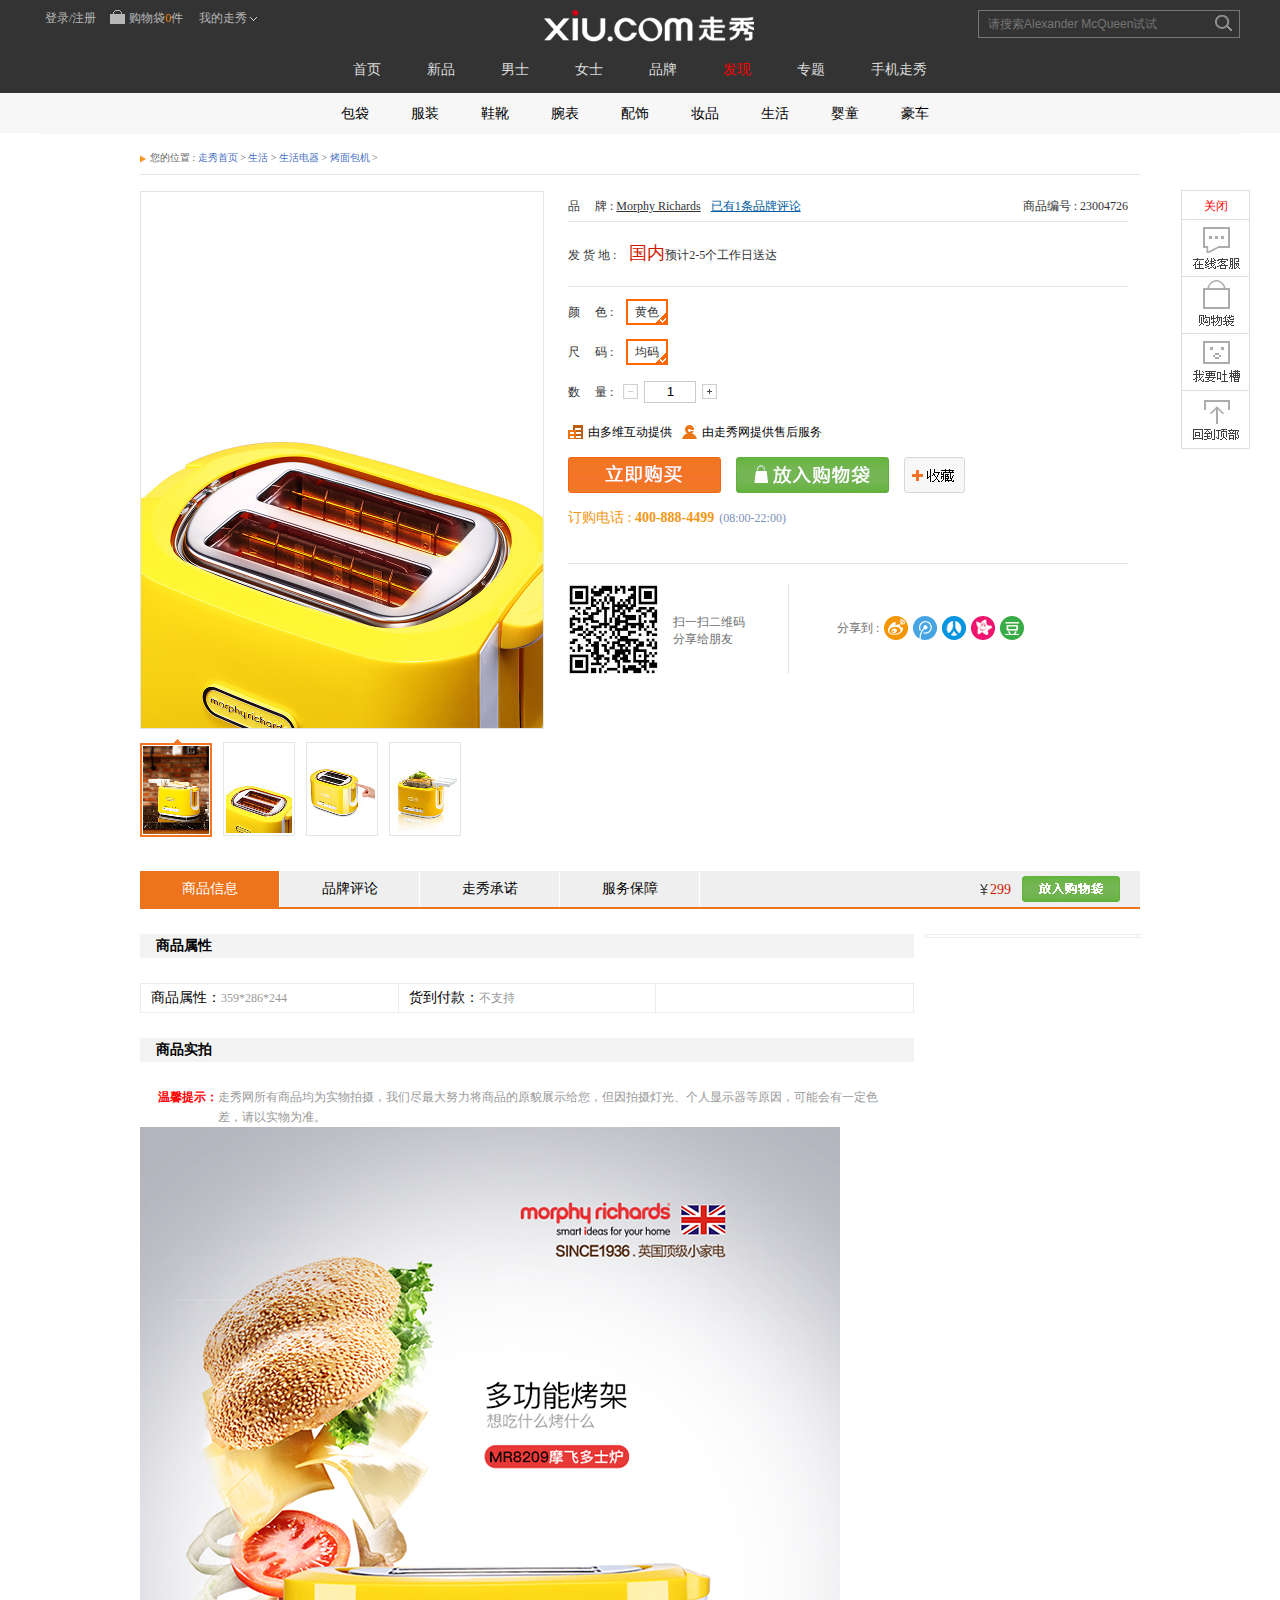
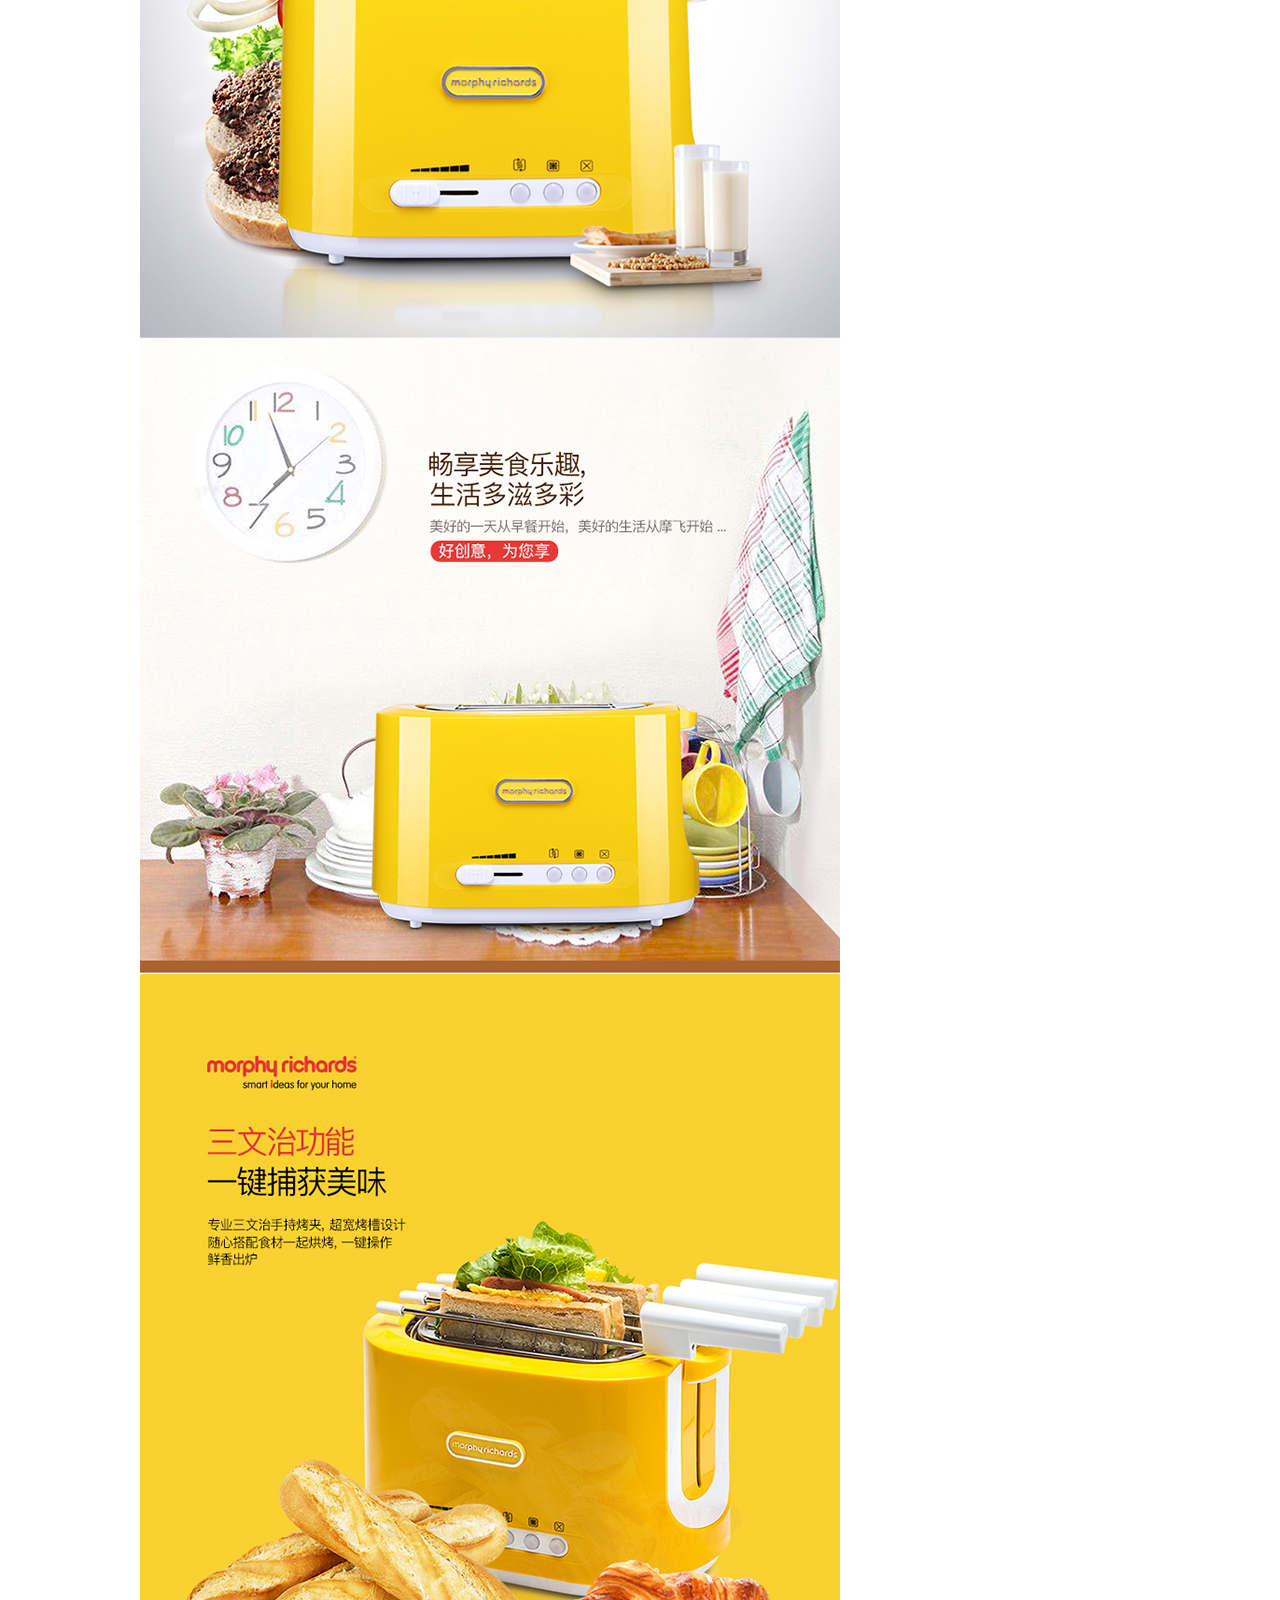
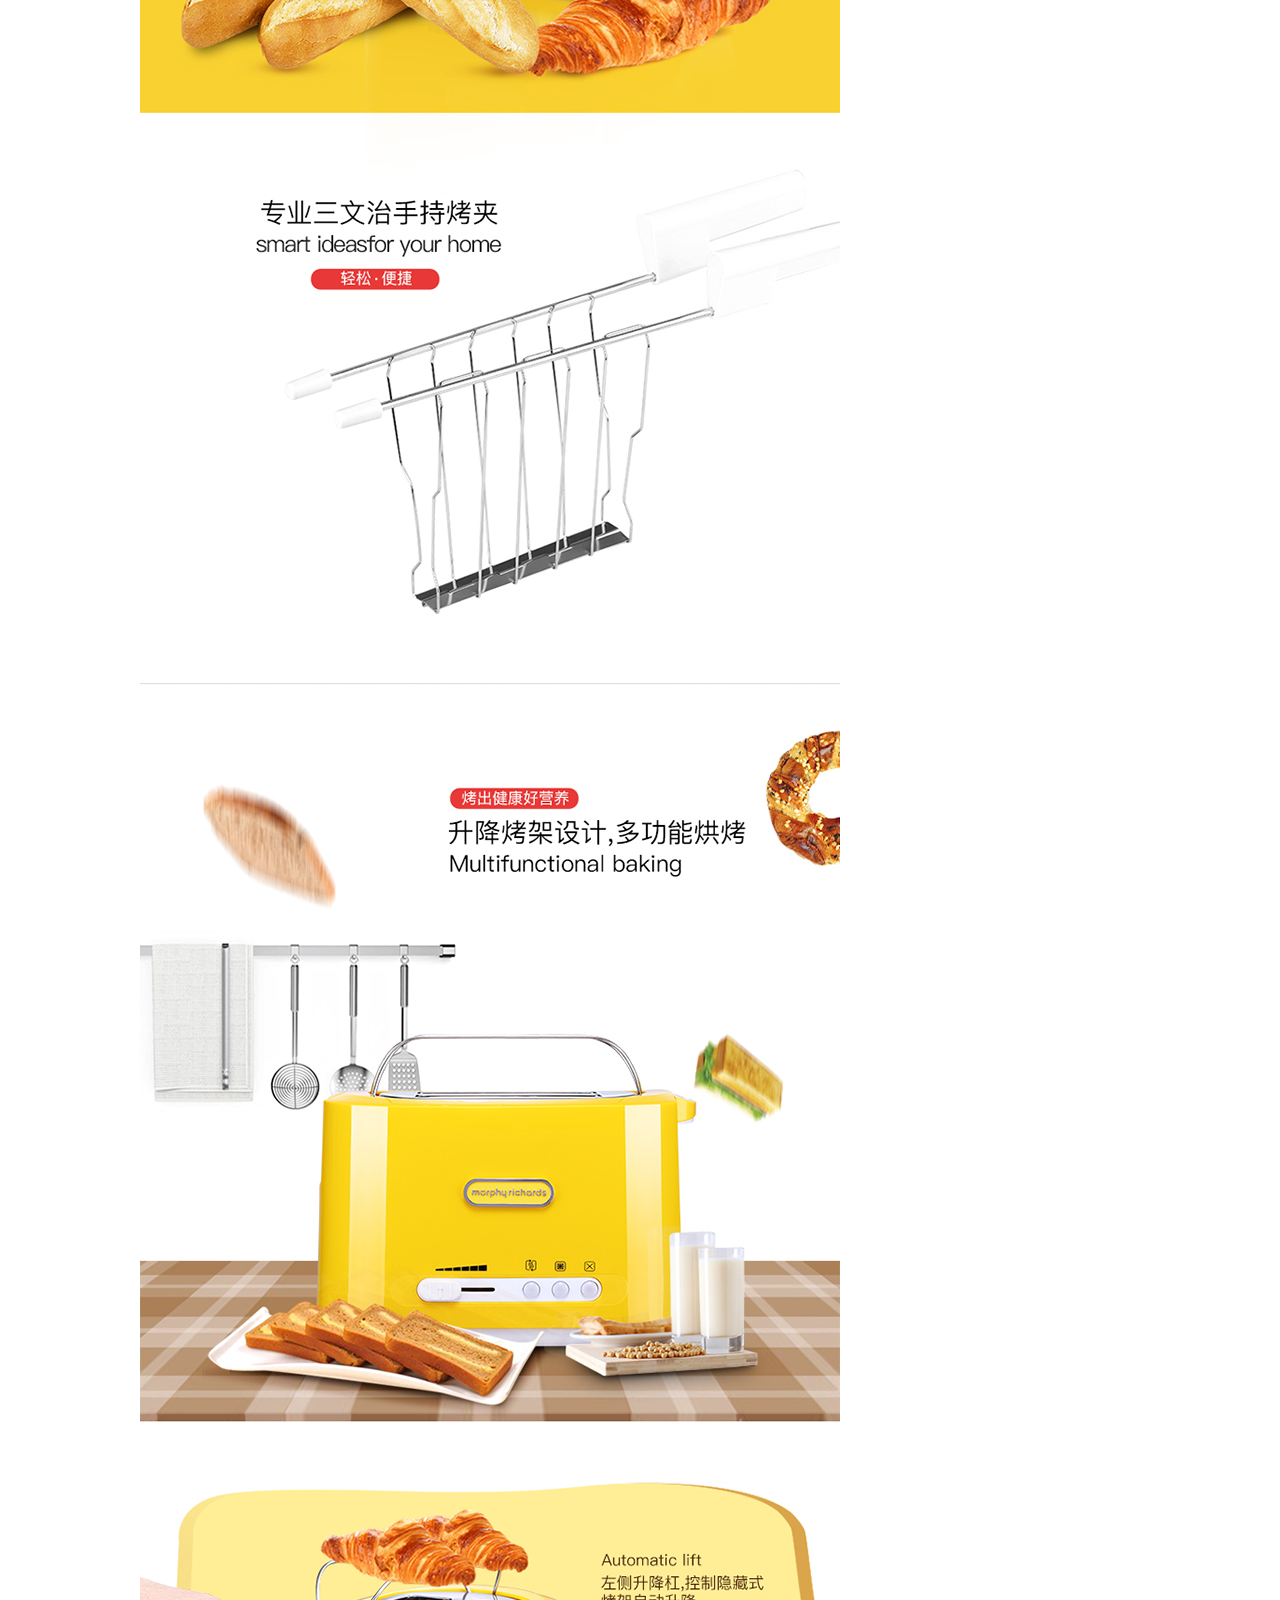
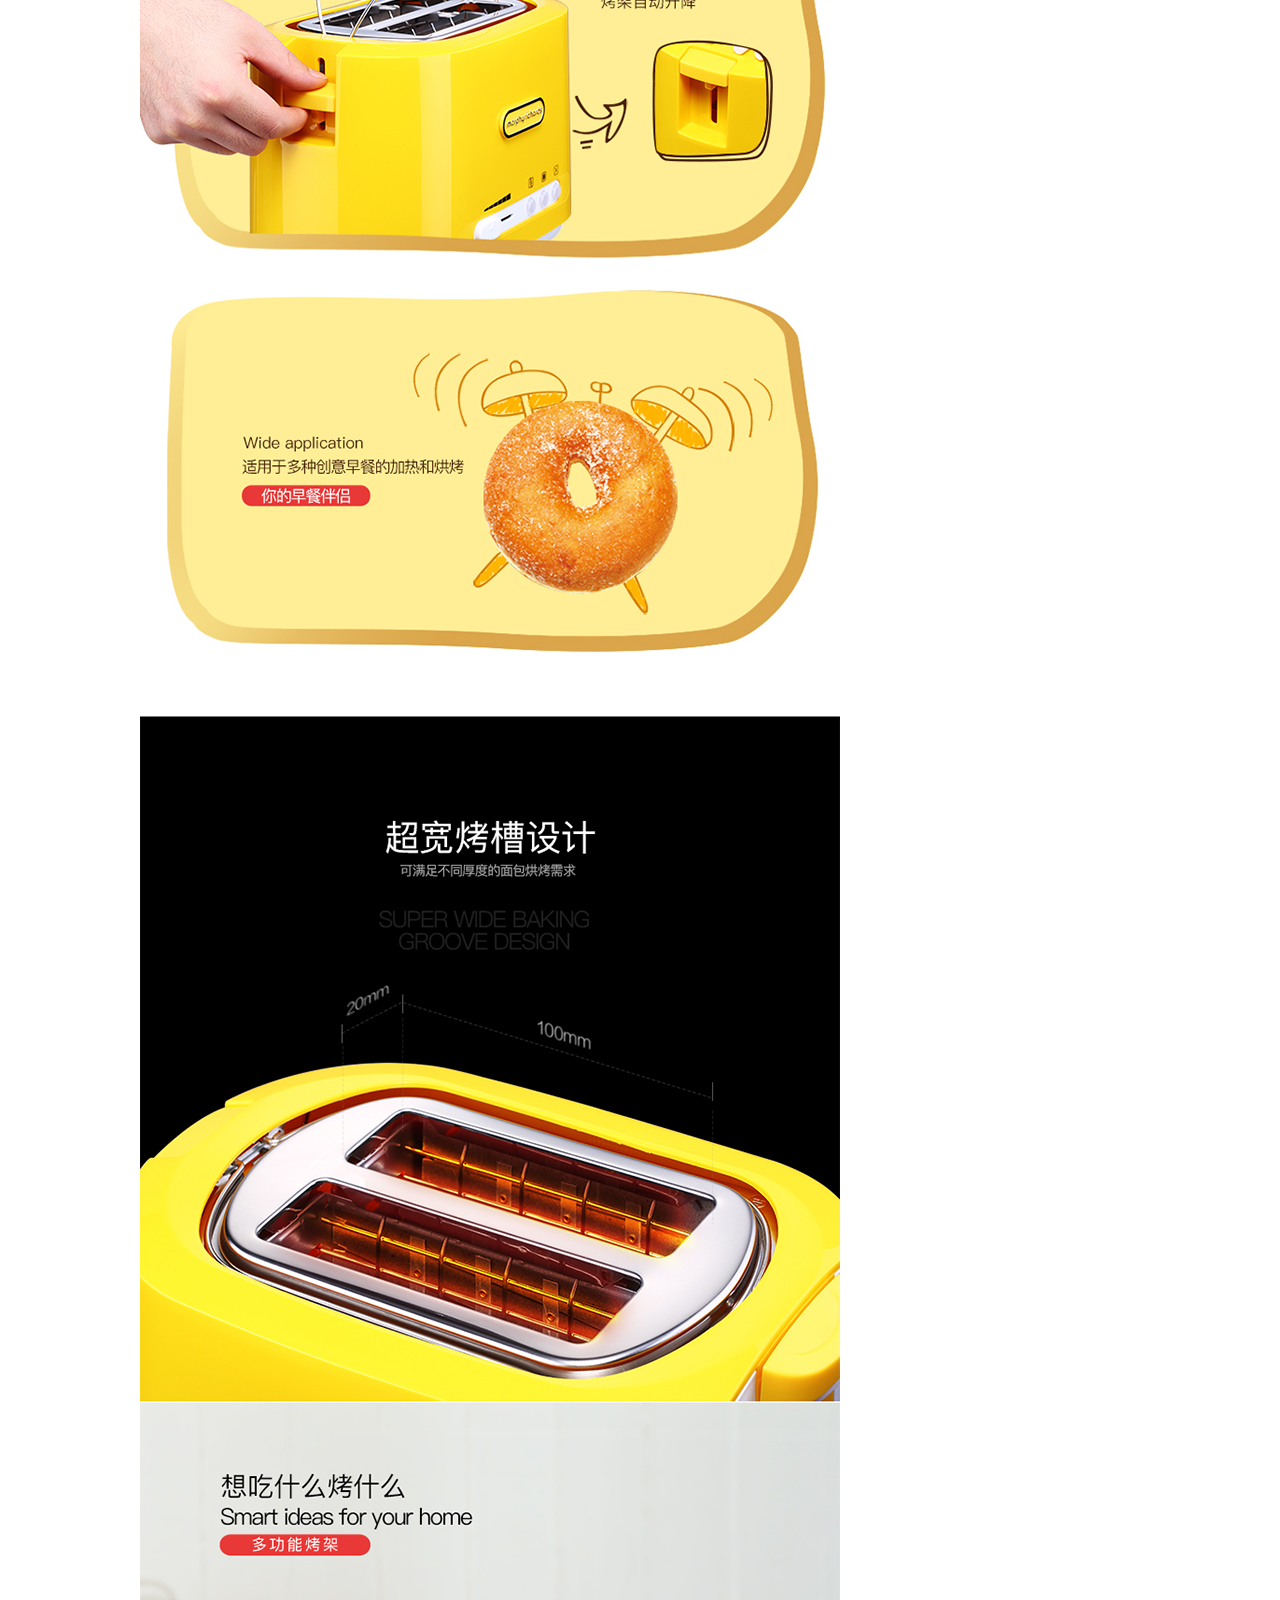
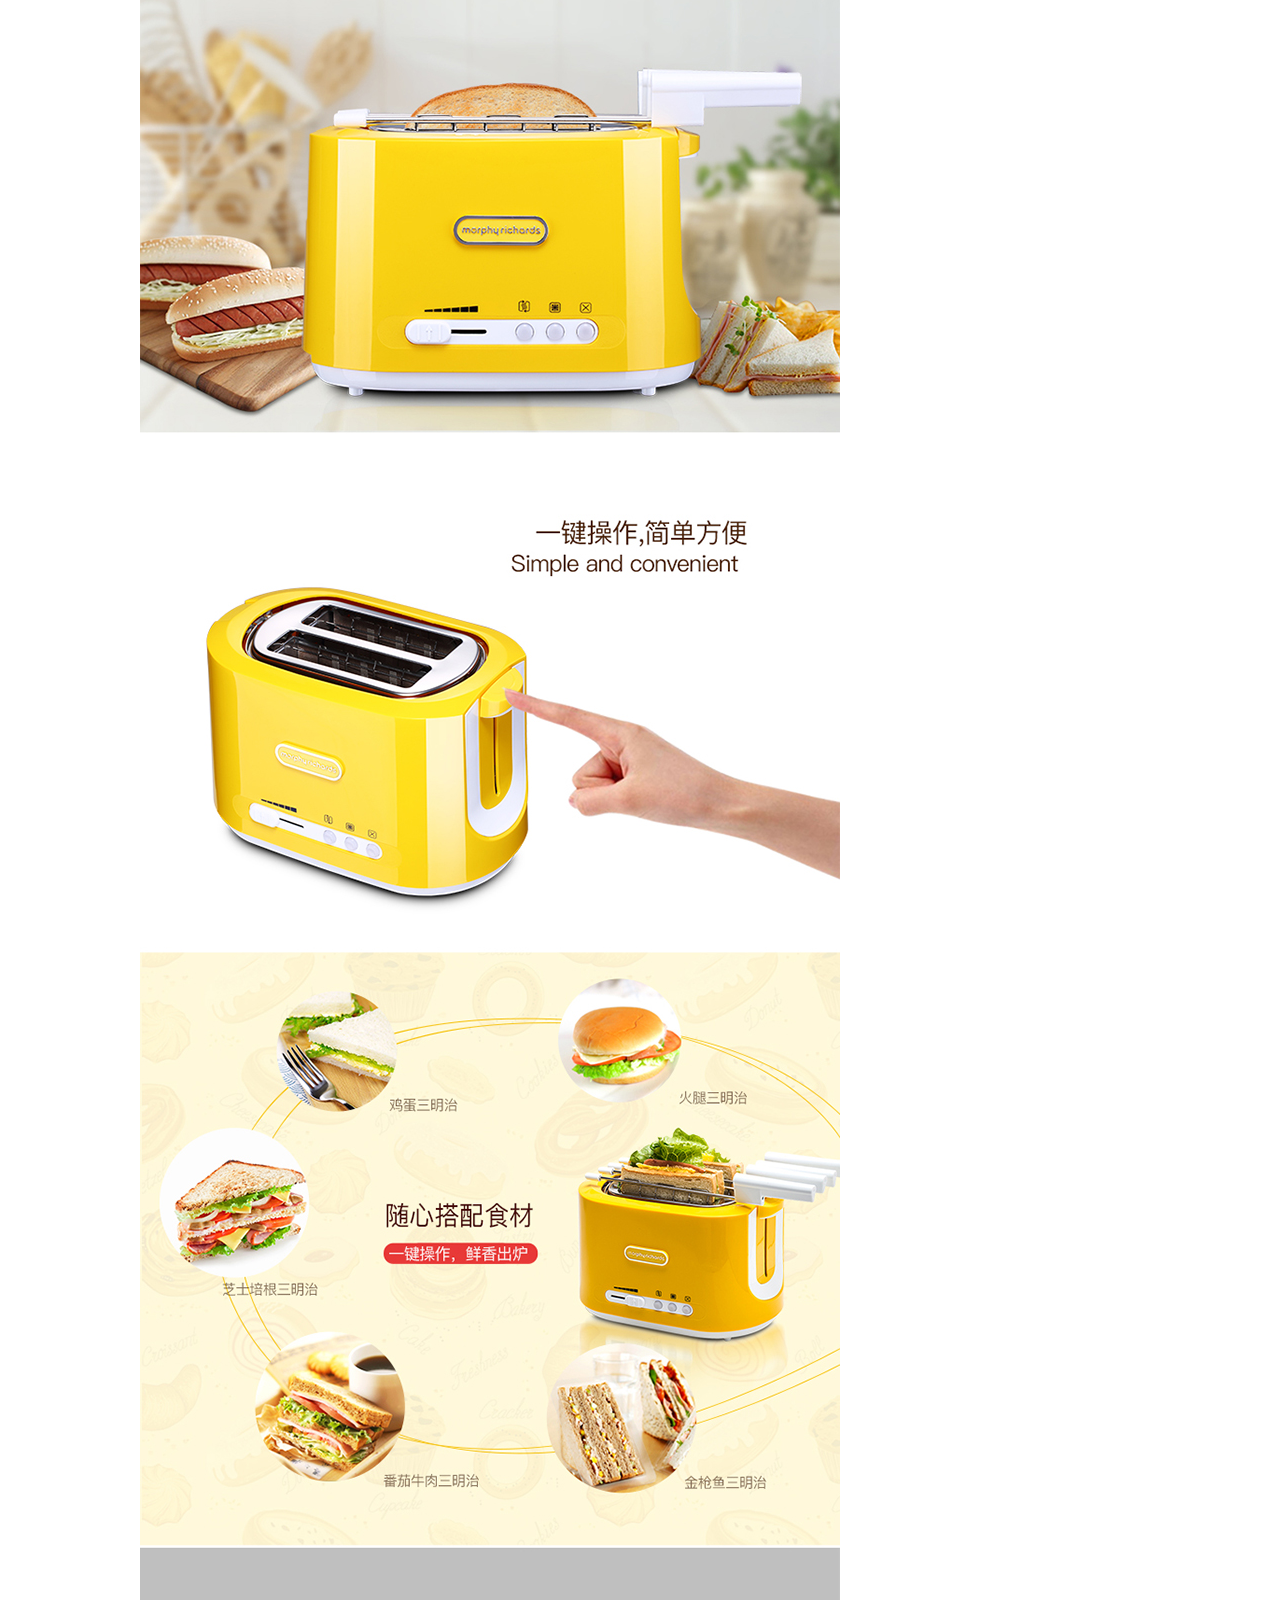
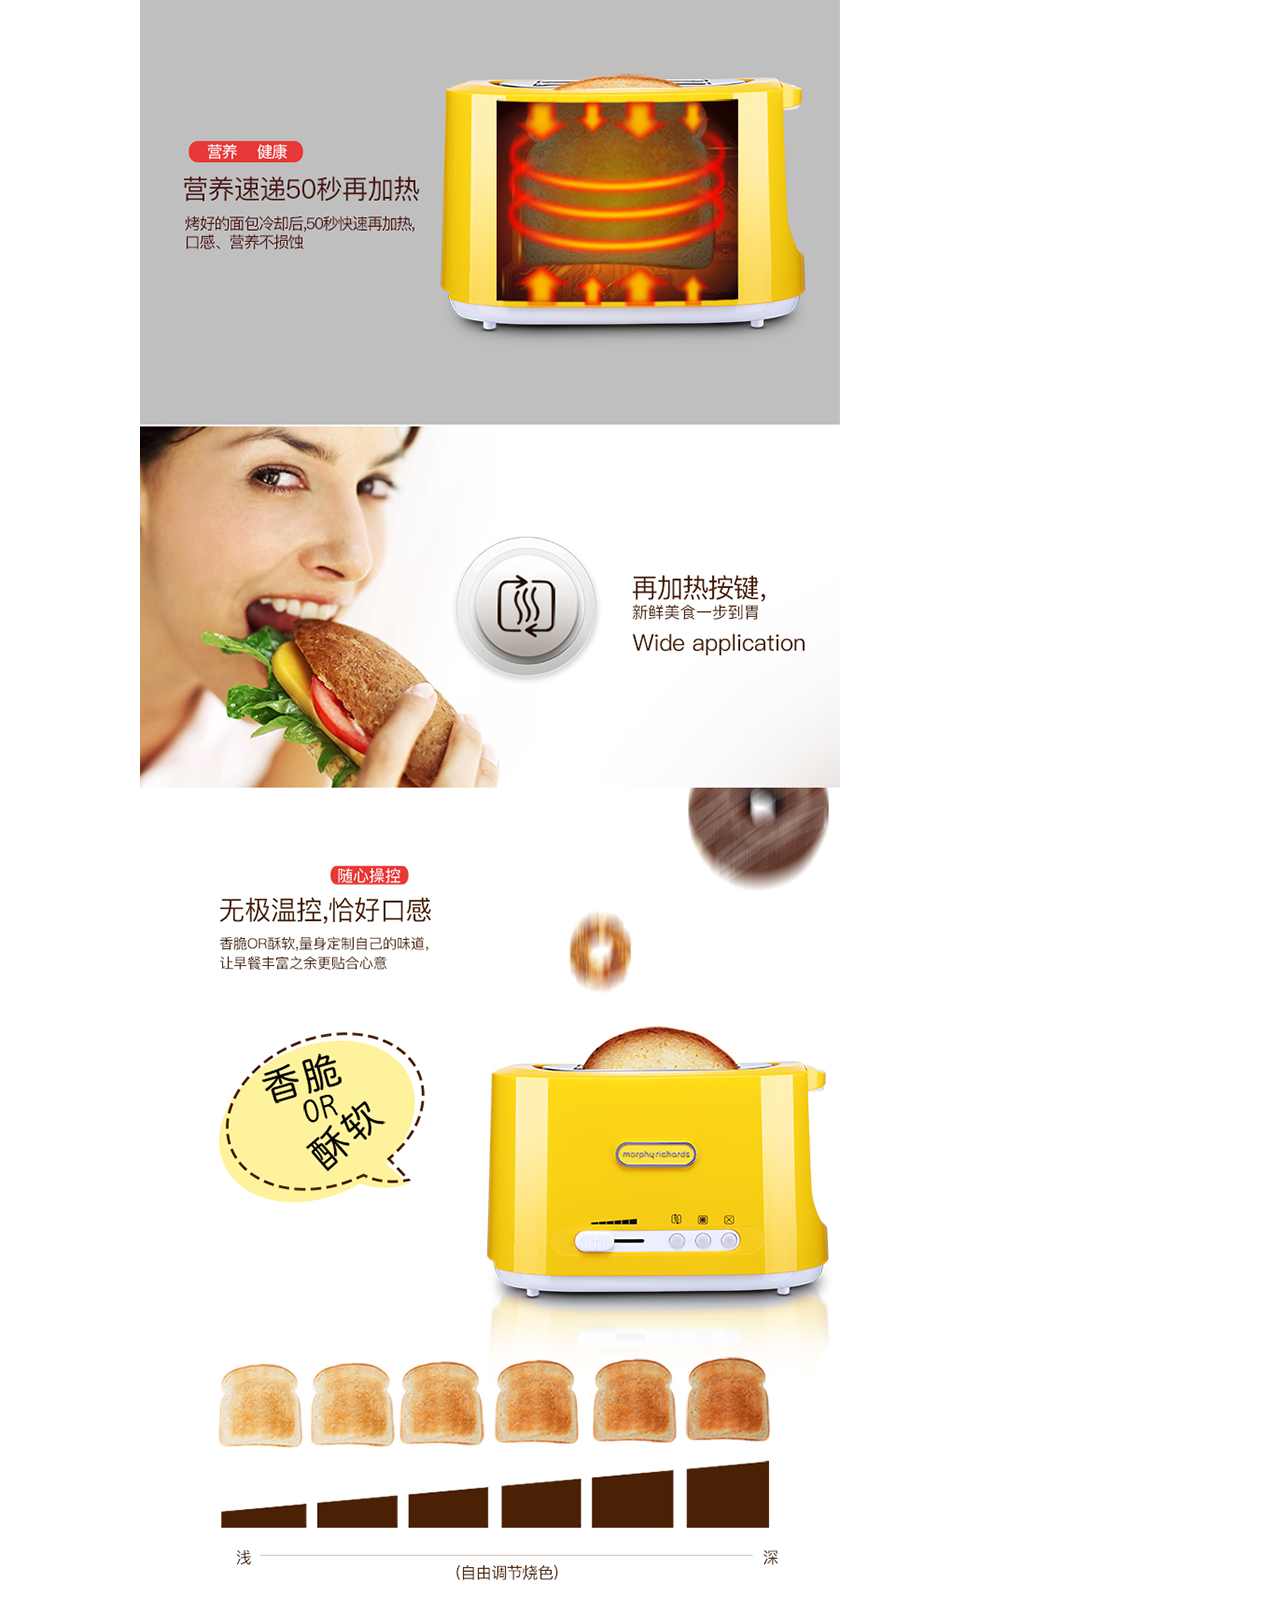
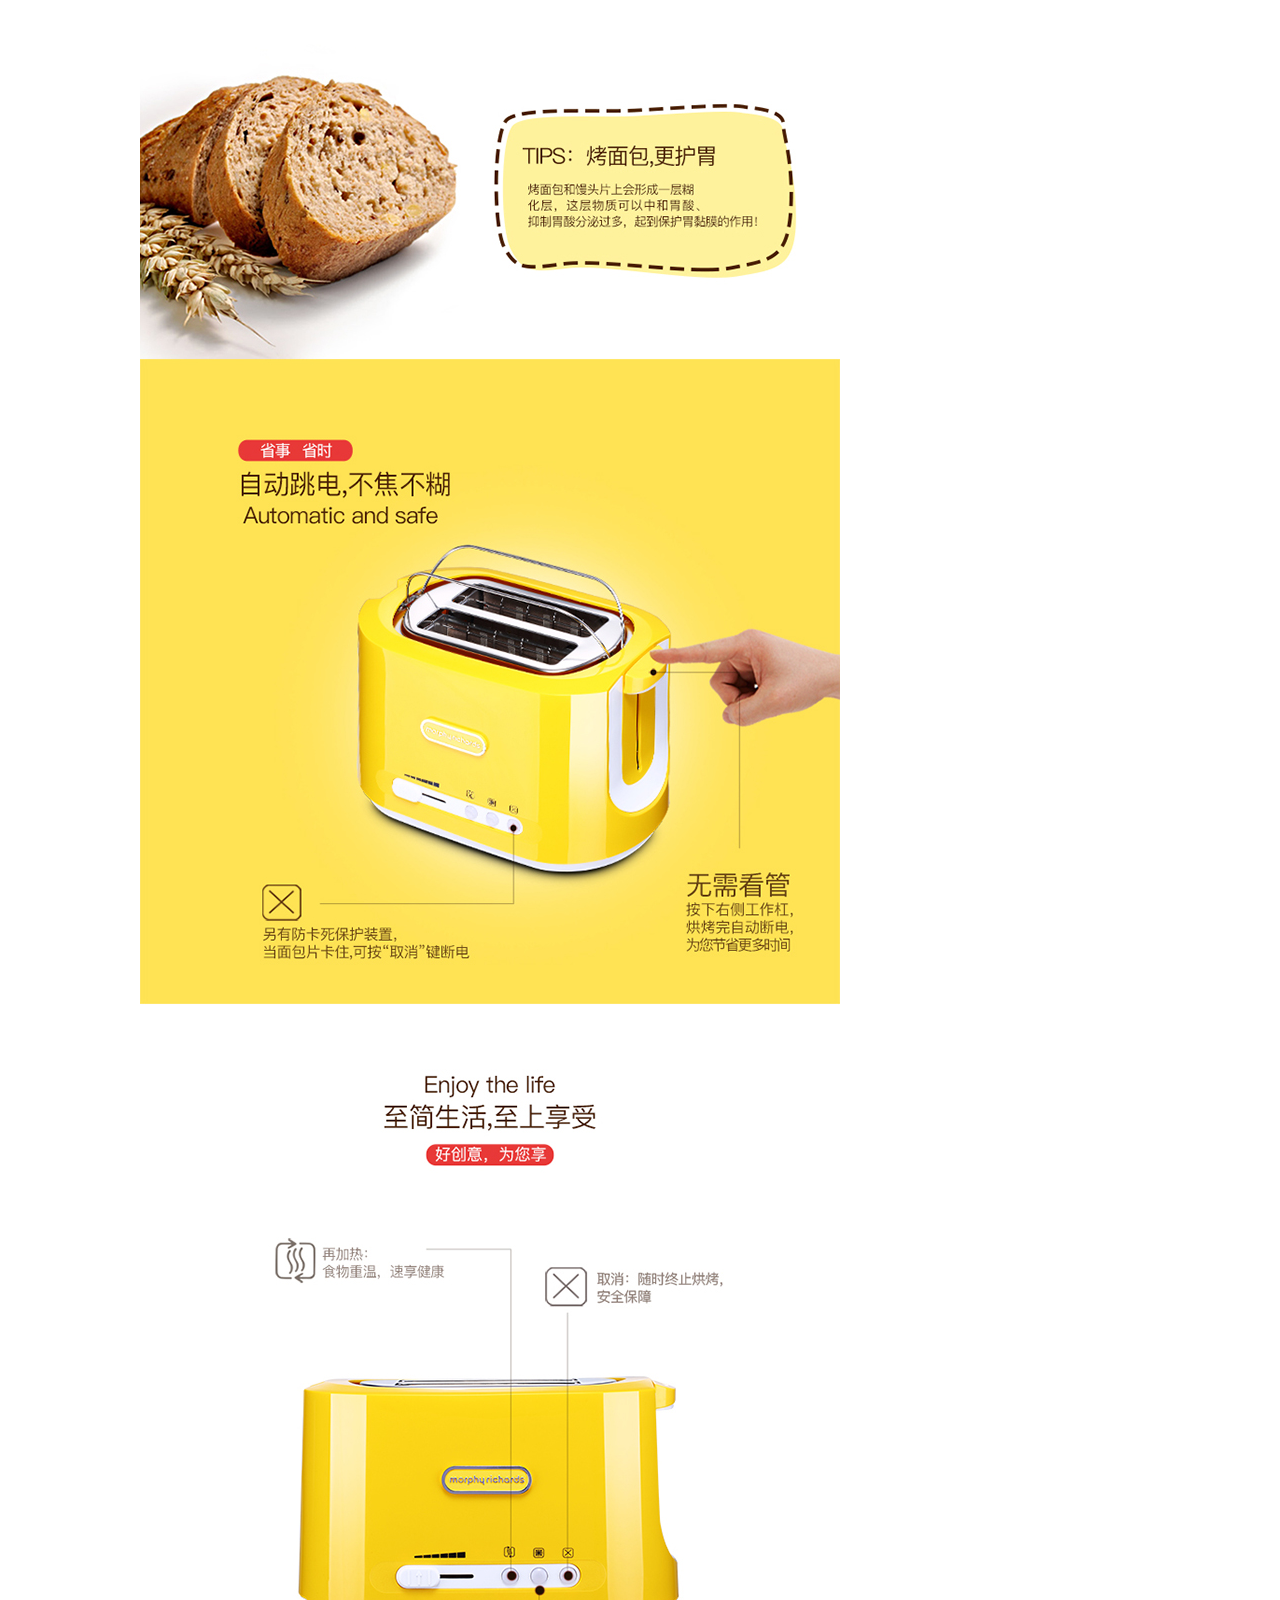
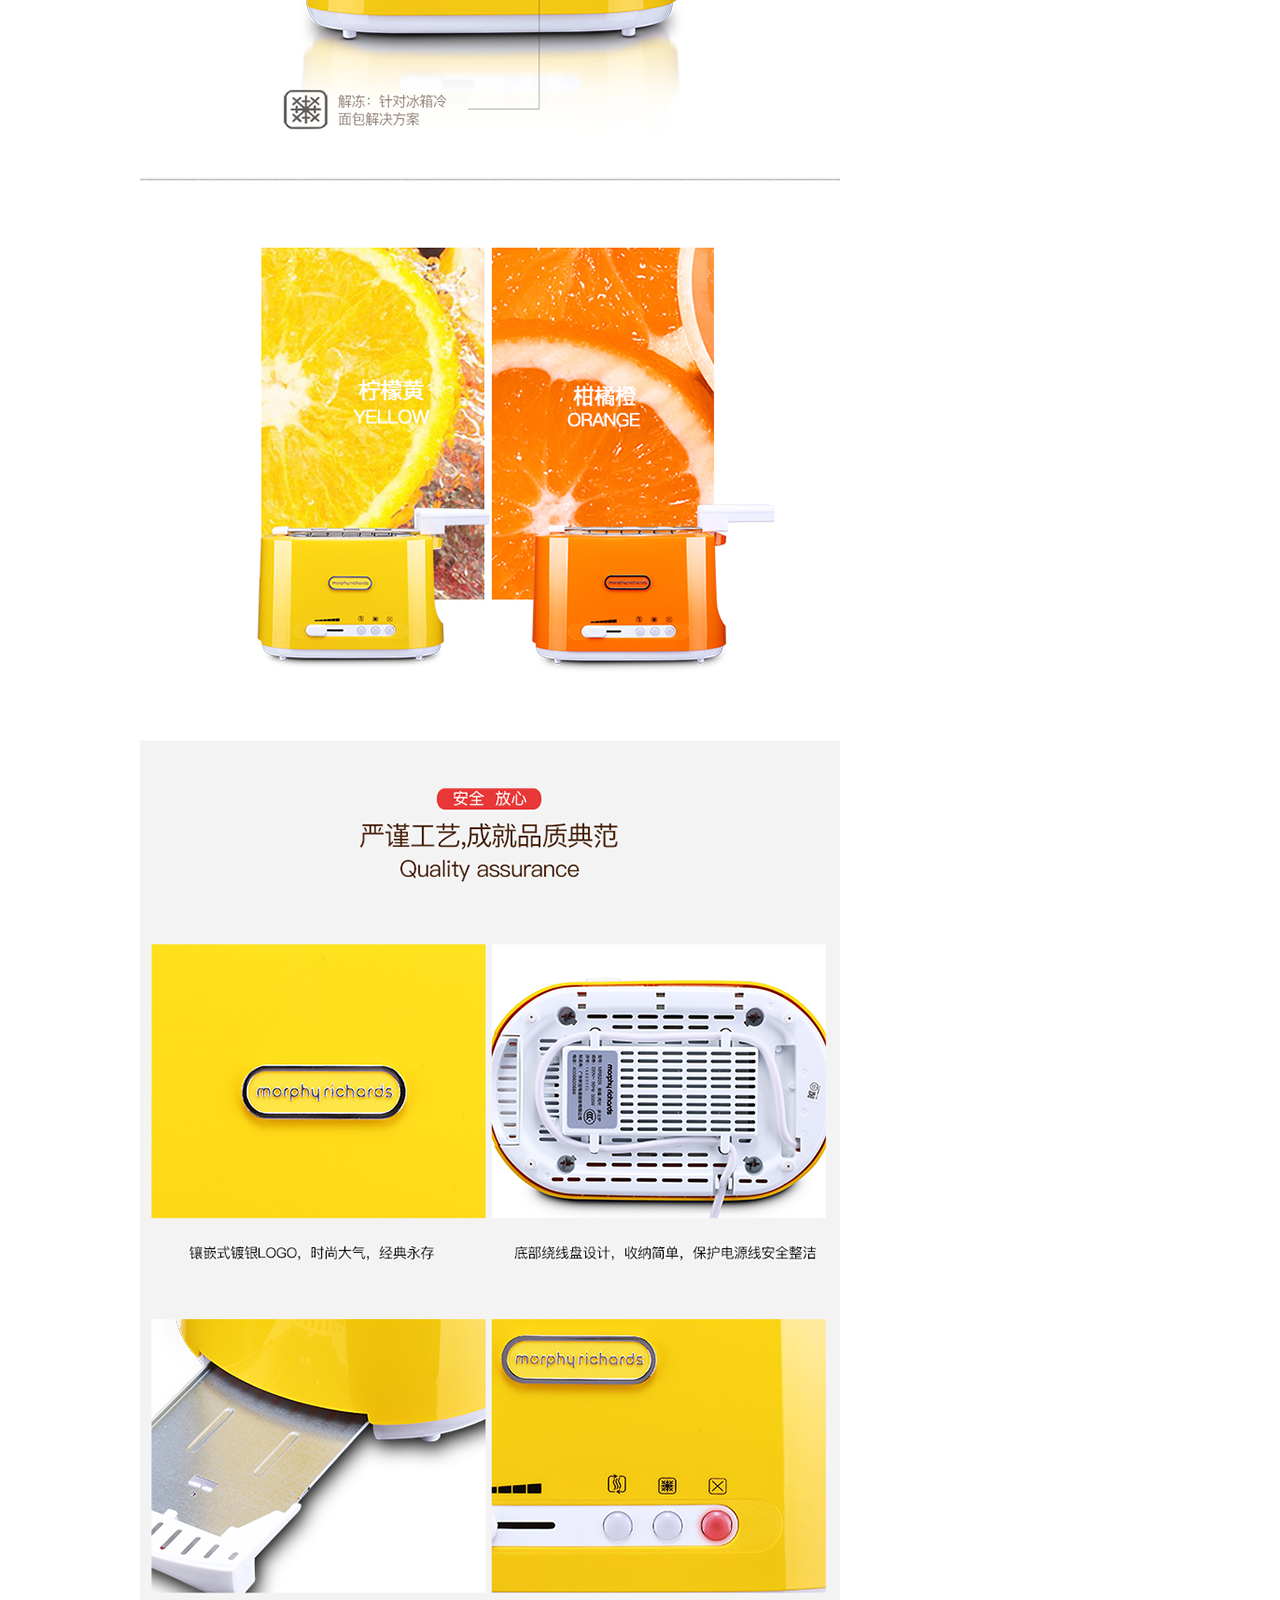
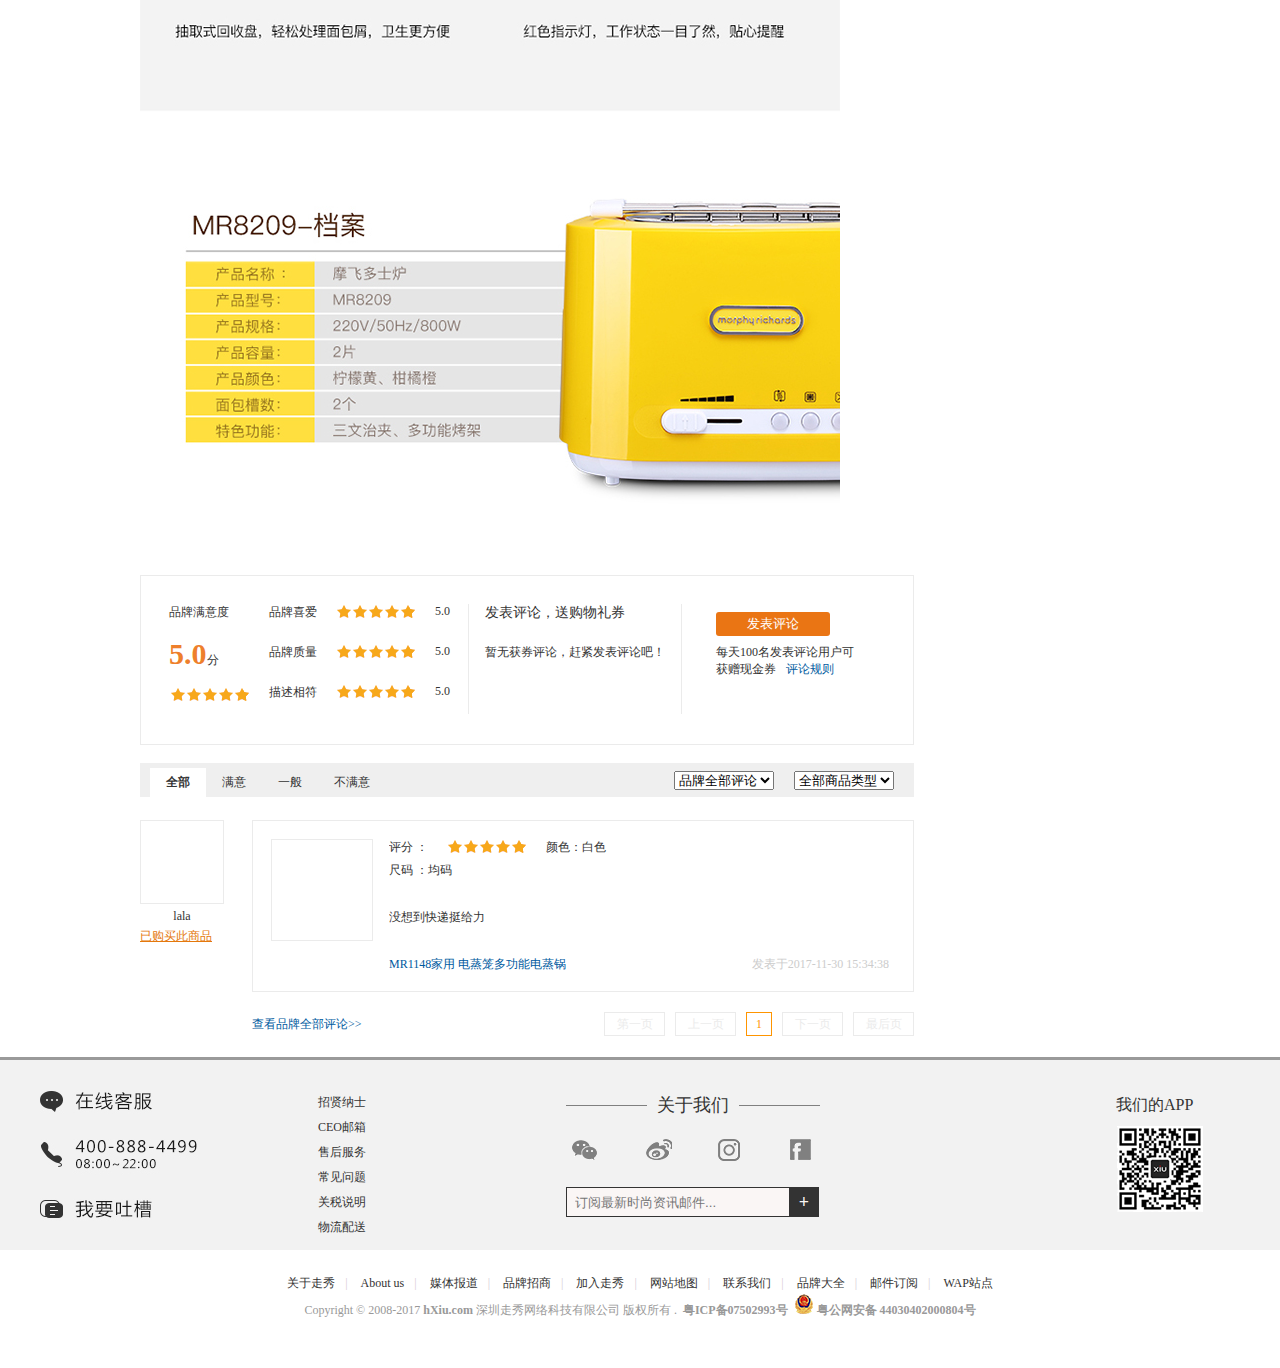
<file: client/goodsInfo.html>
<!DOCTYPE html>
<html lang="en">
<head>
    <meta charset="UTF-8">
    <title>商品详情页</title>
    <link type="text/css" rel="stylesheet" href="src/css/reset.css">
    <link type="text/css" rel="stylesheet" href="src/css/common.css">
    <link type="text/css" rel="stylesheet" href="src/css/goodsInfo.css">
    <!--数量加减插件样式-->
    <link rel="stylesheet" href="src/css/jquery.spinner.css"/>
    <script src="src/js/lib/jquery-3.2.1.js"></script>
    <script src="src/js/lib/jquery.cookie/jquery.cookie.js"></script>
    <script src="src/js/common.js"></script>
    <script src="src/js/goodsInfo.js"></script>
    <script src="src/js/tools.js"></script>
    <!--数量加减插件js-->
    <script type="text/javascript" src="src/js/lib/jquery.spinner.js"></script>

</head>
<body>
<div id="header-wrapper">
    <div class="header">
        <div class="header-left">
            <ul class="clearfix">
                <li class="login_pare"><a href="login.html" class="login">登录/注册</a></li>
                <li class="shoppingcart">
                    <a href="javascript:void(0)">购物袋<span class="goodsnum">0</span>件</a>
                    <div class="mybuy">
                        购物袋暂时没有商品！
                    </div>
                </li>
                <li>
                    <a href="#">我的走秀</a>
                    <ul>
                        <li><a href="#">我的走秀</a></li>
                        <li><a href="#">我的订单</a></li>
                        <li><a href="#">自助退货</a></li>
                        <li><a href="#">我的隐藏</a></li>
                        <li><a href="#">帮助中心</a></li>
                        <li><a href="#">全部吐槽</a></li>
                    </ul>
                </li>
            </ul>
        </div>
        <div class="header-center">
            <div class="logo">
                <h1>
                    <a href="index.html" title="走秀网 全球时尚 正品保证">走秀</a>
                </h1>
            </div>
            <div class="nav">
                <ul class="clearfix">
                    <li><a href="index.html">首页</a></li>
                    <li><a href="#">新品</a></li>
                    <li><a href="#">男士</a></li>
                    <li><a href="#">女士</a></li>
                    <li><a href="#">品牌</a></li>
                    <li><a href="#">发现</a></li>
                    <li><a href="#">专题</a></li>
                    <li><a href="#">手机走秀</a></li>
                </ul>
            </div>
        </div>
        <div class="header-right">
            <form action="">
                <input type="text" name="usearch" class="usearch" placeholder="请搜索Alexander McQueen试试"/>
                <span></span>
            </form>
        </div>
    </div>
</div>
<div id="subnav-wrapper">
    <div class="subnav">
        <ul class="clearfix">
            <li>
                <a href="#">包袋</a>
                <div class="submenu clearfix">
                    <div class="submenu_l clearfix">
                        <dl>
                            <dt>
                                <a href="#">女士包袋:</a>
                                <a href="#">频道精选</a>
                            </dt>
                            <dd>
                                <a href="#">手提包</a><i>|</i>
                                <a href="#">水桶包</a><i>|</i>
                                <a href="#">链条包</a><i>|</i>
                                <a href="#">购物袋</a><i>|</i>
                                <a href="#">单肩/斜挎包</a><i>|</i>
                                <a href="#">提挎两用包</a><br/>
                                <a href="#">化妆包</a><i>|</i>
                                <a href="#">手提包</a><i>|</i>
                                <a href="#">长款钱包</a><i>|</i>
                                <a href="#">短款钱包</a><i>|</i>
                                <a href="#">卡包/零钱包</a><i>|</i>
                                <a href="#">双肩包</a>
                            </dd>
                        </dl>
                        <dl>
                            <dt>
                                <a href="#">女士包袋:</a>
                                <a href="#">频道精选</a>
                            </dt>
                            <dd>
                                <a href="#">手提包</a><i>|</i>
                                <a href="#">水桶包</a><i>|</i>
                                <a href="#">链条包</a><i>|</i>
                                <a href="#">购物袋</a><i>|</i>
                                <a href="#">单肩/斜挎包</a><i>|</i>
                                <a href="#">提挎两用包</a><br/>
                                <a href="#">化妆包</a><i>|</i>
                                <a href="#">手提包</a><i>|</i>
                                <a href="#">长款钱包</a><i>|</i>
                                <a href="#">短款钱包</a><i>|</i>
                                <a href="#">卡包/零钱包</a><i>|</i>
                                <a href="#">双肩包</a>
                            </dd>
                        </dl>
                        <dl>
                            <dt>
                                <a href="#">女士包袋</a>
                            </dt>
                            <dd>
                                <a href="#">手提包</a><i>|</i>
                                <a href="#">水桶包</a><i>|</i>
                                <a href="#">链条包</a><i>|</i>
                                <a href="#">购物袋</a><i>|</i>
                                <a href="#">单肩/斜挎包</a><i>|</i>
                                <a href="#">提挎两用包</a>
                            </dd>
                        </dl>
                        <dl>
                            <dt>
                                <a href="#">女士包袋</a>
                            </dt>
                            <dd>
                                <a href="#">手提包</a><i>|</i>
                                <a href="#">水桶包</a><i>|</i>
                                <a href="#">链条包</a><i>|</i>
                                <a href="#">购物袋</a><i>|</i>
                            </dd>
                        </dl>
                    </div>
                    <div class="submenu_r clearfix">
                        <h5>热门品牌</h5>
                        <ul>
                            <li><a href="#">Louis Vuitton</a></li>
                            <li><a href="#">Gucci</a></li>
                            <li><a href="#">Burberry</a></li>
                            <li><a href="#">Michael Kors</a></li>
                            <li><a href="#">Dior</a></li>
                            <li><a href="#">Miu Miu</a></li>
                            <li><a href="#">Hermes</a></li>
                            <li><a href="#">Givenchy</a></li>
                            <li><a href="#">Saint Laurent</a></li>
                            <li><a href="#">Coach</a></li>
                            <li><a href="#">Tory Burch</a></li>
                            <li><a href="#">Longchamp</a></li>
                            <li><a href="#">Aspinal of london</a></li>
                            <li><a href="#">Rimowa</a></li>
                            <li><a href="#">Kenzo</a></li>
                            <li><a href="#">杰尼亚</a></li>
                        </ul>
                        <ul>
                            <li><a href="#">Louis Vuitton</a></li>
                            <li><a href="#">Gucci</a></li>
                            <li><a href="#">Burberry</a></li>
                            <li><a href="#">Michael Kors</a></li>
                            <li><a href="#">Dior</a></li>
                            <li><a href="#">Miu Miu</a></li>
                            <li><a href="#">Hermes</a></li>
                            <li><a href="#">Givenchy</a></li>
                            <li><a href="#">Saint Laurent</a></li>
                            <li><a href="#">Coach</a></li>
                            <li><a href="#">Tory Burch</a></li>
                            <li><a href="#">Longchamp</a></li>
                            <li><a href="#">Aspinal of london</a></li>
                            <li><a href="#">Rimowa</a></li>
                            <li><a href="#">Kenzo</a></li>
                            <li><a href="#">杰尼亚</a></li>
                        </ul>
                    </div>
                </div>
            </li>
            <li>
                <a href="#">服装</a>
                <div class="submenu clearfix">
                    <div class="submenu_l clearfix">
                        <dl>
                            <dt>
                                <a href="#">女士包袋:</a>
                                <a href="#">频道精选</a>
                            </dt>
                            <dd>
                                <a href="#">手提包</a><i>|</i>
                                <a href="#">水桶包</a><i>|</i>
                                <a href="#">链条包</a><i>|</i>
                                <a href="#">购物袋</a><i>|</i>
                                <a href="#">单肩/斜挎包</a><i>|</i>
                                <a href="#">提挎两用包</a><br/>
                                <a href="#">化妆包</a><i>|</i>
                                <a href="#">手提包</a><i>|</i>
                                <a href="#">长款钱包</a><i>|</i>
                                <a href="#">短款钱包</a><i>|</i>
                                <a href="#">卡包/零钱包</a><i>|</i>
                                <a href="#">双肩包</a>
                            </dd>
                        </dl>
                        <dl>
                            <dt>
                                <a href="#">女士包袋:</a>
                                <a href="#">频道精选</a>
                            </dt>
                            <dd>
                                <a href="#">手提包</a><i>|</i>
                                <a href="#">水桶包</a><i>|</i>
                                <a href="#">链条包</a><i>|</i>
                                <a href="#">购物袋</a><i>|</i>
                                <a href="#">单肩/斜挎包</a><i>|</i>
                                <a href="#">提挎两用包</a><br/>
                                <a href="#">化妆包</a><i>|</i>
                                <a href="#">手提包</a><i>|</i>
                                <a href="#">长款钱包</a><i>|</i>
                                <a href="#">短款钱包</a><i>|</i>
                                <a href="#">卡包/零钱包</a><i>|</i>
                                <a href="#">双肩包</a>
                            </dd>
                        </dl>
                        <dl>
                            <dt>
                                <a href="#">女士包袋</a>
                            </dt>
                            <dd>
                                <a href="#">手提包</a><i>|</i>
                                <a href="#">水桶包</a><i>|</i>
                                <a href="#">链条包</a><i>|</i>
                                <a href="#">购物袋</a><i>|</i>
                                <a href="#">单肩/斜挎包</a><i>|</i>
                                <a href="#">提挎两用包</a>
                            </dd>
                        </dl>
                        <dl>
                            <dt>
                                <a href="#">女士包袋</a>
                            </dt>
                            <dd>
                                <a href="#">手提包</a><i>|</i>
                                <a href="#">水桶包</a><i>|</i>
                                <a href="#">链条包</a><i>|</i>
                                <a href="#">购物袋</a><i>|</i>
                            </dd>
                        </dl>
                    </div>
                    <div class="submenu_r clearfix">
                        <h5>热门品牌</h5>
                        <ul>
                            <li><a href="#">Louis Vuitton</a></li>
                            <li><a href="#">Gucci</a></li>
                            <li><a href="#">Burberry</a></li>
                            <li><a href="#">Michael Kors</a></li>
                            <li><a href="#">Dior</a></li>
                            <li><a href="#">Miu Miu</a></li>
                            <li><a href="#">Hermes</a></li>
                            <li><a href="#">Givenchy</a></li>
                            <li><a href="#">Saint Laurent</a></li>
                            <li><a href="#">Coach</a></li>
                            <li><a href="#">Tory Burch</a></li>
                            <li><a href="#">Longchamp</a></li>
                            <li><a href="#">Aspinal of london</a></li>
                            <li><a href="#">Rimowa</a></li>
                            <li><a href="#">Kenzo</a></li>
                            <li><a href="#">杰尼亚</a></li>
                        </ul>
                        <ul>
                            <li><a href="#">Louis Vuitton</a></li>
                            <li><a href="#">Gucci</a></li>
                            <li><a href="#">Burberry</a></li>
                            <li><a href="#">Michael Kors</a></li>
                            <li><a href="#">Dior</a></li>
                            <li><a href="#">Miu Miu</a></li>
                            <li><a href="#">Hermes</a></li>
                            <li><a href="#">Givenchy</a></li>
                            <li><a href="#">Saint Laurent</a></li>
                            <li><a href="#">Coach</a></li>
                            <li><a href="#">Tory Burch</a></li>
                            <li><a href="#">Longchamp</a></li>
                            <li><a href="#">Aspinal of london</a></li>
                            <li><a href="#">Rimowa</a></li>
                            <li><a href="#">Kenzo</a></li>
                            <li><a href="#">杰尼亚</a></li>
                        </ul>
                    </div>
                </div>
            </li>
            <li>
                <a href="#">鞋靴</a>
                <div class="submenu clearfix">
                    <div class="submenu_l clearfix">
                        <dl>
                            <dt>
                                <a href="#">女士包袋:</a>
                                <a href="#">频道精选</a>
                            </dt>
                            <dd>
                                <a href="#">手提包</a><i>|</i>
                                <a href="#">水桶包</a><i>|</i>
                                <a href="#">链条包</a><i>|</i>
                                <a href="#">购物袋</a><i>|</i>
                                <a href="#">单肩/斜挎包</a><i>|</i>
                                <a href="#">提挎两用包</a><br/>
                                <a href="#">化妆包</a><i>|</i>
                                <a href="#">手提包</a><i>|</i>
                                <a href="#">长款钱包</a><i>|</i>
                                <a href="#">短款钱包</a><i>|</i>
                                <a href="#">卡包/零钱包</a><i>|</i>
                                <a href="#">双肩包</a>
                            </dd>
                        </dl>
                        <dl>
                            <dt>
                                <a href="#">女士包袋:</a>
                                <a href="#">频道精选</a>
                            </dt>
                            <dd>
                                <a href="#">手提包</a><i>|</i>
                                <a href="#">水桶包</a><i>|</i>
                                <a href="#">链条包</a><i>|</i>
                                <a href="#">购物袋</a><i>|</i>
                                <a href="#">单肩/斜挎包</a><i>|</i>
                                <a href="#">提挎两用包</a><br/>
                                <a href="#">化妆包</a><i>|</i>
                                <a href="#">手提包</a><i>|</i>
                                <a href="#">长款钱包</a><i>|</i>
                                <a href="#">短款钱包</a><i>|</i>
                                <a href="#">卡包/零钱包</a><i>|</i>
                                <a href="#">双肩包</a>
                            </dd>
                        </dl>
                        <dl>
                            <dt>
                                <a href="#">女士包袋</a>
                            </dt>
                            <dd>
                                <a href="#">手提包</a><i>|</i>
                                <a href="#">水桶包</a><i>|</i>
                                <a href="#">链条包</a><i>|</i>
                                <a href="#">购物袋</a><i>|</i>
                                <a href="#">单肩/斜挎包</a><i>|</i>
                                <a href="#">提挎两用包</a>
                            </dd>
                        </dl>
                        <dl>
                            <dt>
                                <a href="#">女士包袋</a>
                            </dt>
                            <dd>
                                <a href="#">手提包</a><i>|</i>
                                <a href="#">水桶包</a><i>|</i>
                                <a href="#">链条包</a><i>|</i>
                                <a href="#">购物袋</a><i>|</i>
                            </dd>
                        </dl>
                    </div>
                    <div class="submenu_r clearfix">
                        <h5>热门品牌</h5>
                        <ul>
                            <li><a href="#">Louis Vuitton</a></li>
                            <li><a href="#">Gucci</a></li>
                            <li><a href="#">Burberry</a></li>
                            <li><a href="#">Michael Kors</a></li>
                            <li><a href="#">Dior</a></li>
                            <li><a href="#">Miu Miu</a></li>
                            <li><a href="#">Hermes</a></li>
                            <li><a href="#">Givenchy</a></li>
                            <li><a href="#">Saint Laurent</a></li>
                            <li><a href="#">Coach</a></li>
                            <li><a href="#">Tory Burch</a></li>
                            <li><a href="#">Longchamp</a></li>
                            <li><a href="#">Aspinal of london</a></li>
                            <li><a href="#">Rimowa</a></li>
                            <li><a href="#">Kenzo</a></li>
                            <li><a href="#">杰尼亚</a></li>
                        </ul>
                        <ul>
                            <li><a href="#">Louis Vuitton</a></li>
                            <li><a href="#">Gucci</a></li>
                            <li><a href="#">Burberry</a></li>
                            <li><a href="#">Michael Kors</a></li>
                            <li><a href="#">Dior</a></li>
                            <li><a href="#">Miu Miu</a></li>
                            <li><a href="#">Hermes</a></li>
                            <li><a href="#">Givenchy</a></li>
                            <li><a href="#">Saint Laurent</a></li>
                            <li><a href="#">Coach</a></li>
                            <li><a href="#">Tory Burch</a></li>
                            <li><a href="#">Longchamp</a></li>
                            <li><a href="#">Aspinal of london</a></li>
                            <li><a href="#">Rimowa</a></li>
                            <li><a href="#">Kenzo</a></li>
                            <li><a href="#">杰尼亚</a></li>
                        </ul>
                    </div>
                </div>
            </li>
            <li>
                <a href="#">腕表</a>
                <div class="submenu clearfix">
                    <div class="submenu_l clearfix">
                        <dl>
                            <dt>
                                <a href="#">女士包袋:</a>
                                <a href="#">频道精选</a>
                            </dt>
                            <dd>
                                <a href="#">手提包</a><i>|</i>
                                <a href="#">水桶包</a><i>|</i>
                                <a href="#">链条包</a><i>|</i>
                                <a href="#">购物袋</a><i>|</i>
                                <a href="#">单肩/斜挎包</a><i>|</i>
                                <a href="#">提挎两用包</a><br/>
                                <a href="#">化妆包</a><i>|</i>
                                <a href="#">手提包</a><i>|</i>
                                <a href="#">长款钱包</a><i>|</i>
                                <a href="#">短款钱包</a><i>|</i>
                                <a href="#">卡包/零钱包</a><i>|</i>
                                <a href="#">双肩包</a>
                            </dd>
                        </dl>
                        <dl>
                            <dt>
                                <a href="#">女士包袋:</a>
                                <a href="#">频道精选</a>
                            </dt>
                            <dd>
                                <a href="#">手提包</a><i>|</i>
                                <a href="#">水桶包</a><i>|</i>
                                <a href="#">链条包</a><i>|</i>
                                <a href="#">购物袋</a><i>|</i>
                                <a href="#">单肩/斜挎包</a><i>|</i>
                                <a href="#">提挎两用包</a><br/>
                                <a href="#">化妆包</a><i>|</i>
                                <a href="#">手提包</a><i>|</i>
                                <a href="#">长款钱包</a><i>|</i>
                                <a href="#">短款钱包</a><i>|</i>
                                <a href="#">卡包/零钱包</a><i>|</i>
                                <a href="#">双肩包</a>
                            </dd>
                        </dl>
                        <dl>
                            <dt>
                                <a href="#">女士包袋</a>
                            </dt>
                            <dd>
                                <a href="#">手提包</a><i>|</i>
                                <a href="#">水桶包</a><i>|</i>
                                <a href="#">链条包</a><i>|</i>
                                <a href="#">购物袋</a><i>|</i>
                                <a href="#">单肩/斜挎包</a><i>|</i>
                                <a href="#">提挎两用包</a>
                            </dd>
                        </dl>
                        <dl>
                            <dt>
                                <a href="#">女士包袋</a>
                            </dt>
                            <dd>
                                <a href="#">手提包</a><i>|</i>
                                <a href="#">水桶包</a><i>|</i>
                                <a href="#">链条包</a><i>|</i>
                                <a href="#">购物袋</a><i>|</i>
                            </dd>
                        </dl>
                    </div>
                    <div class="submenu_r clearfix">
                        <h5>热门品牌</h5>
                        <ul>
                            <li><a href="#">Louis Vuitton</a></li>
                            <li><a href="#">Gucci</a></li>
                            <li><a href="#">Burberry</a></li>
                            <li><a href="#">Michael Kors</a></li>
                            <li><a href="#">Dior</a></li>
                            <li><a href="#">Miu Miu</a></li>
                            <li><a href="#">Hermes</a></li>
                            <li><a href="#">Givenchy</a></li>
                            <li><a href="#">Saint Laurent</a></li>
                            <li><a href="#">Coach</a></li>
                            <li><a href="#">Tory Burch</a></li>
                            <li><a href="#">Longchamp</a></li>
                            <li><a href="#">Aspinal of london</a></li>
                            <li><a href="#">Rimowa</a></li>
                            <li><a href="#">Kenzo</a></li>
                            <li><a href="#">杰尼亚</a></li>
                        </ul>
                        <ul>
                            <li><a href="#">Louis Vuitton</a></li>
                            <li><a href="#">Gucci</a></li>
                            <li><a href="#">Burberry</a></li>
                            <li><a href="#">Michael Kors</a></li>
                            <li><a href="#">Dior</a></li>
                            <li><a href="#">Miu Miu</a></li>
                            <li><a href="#">Hermes</a></li>
                            <li><a href="#">Givenchy</a></li>
                            <li><a href="#">Saint Laurent</a></li>
                            <li><a href="#">Coach</a></li>
                            <li><a href="#">Tory Burch</a></li>
                            <li><a href="#">Longchamp</a></li>
                            <li><a href="#">Aspinal of london</a></li>
                            <li><a href="#">Rimowa</a></li>
                            <li><a href="#">Kenzo</a></li>
                            <li><a href="#">杰尼亚</a></li>
                        </ul>
                    </div>
                </div>
            </li>
            <li>
                <a href="#">配饰</a>
                <div class="submenu clearfix">
                    <div class="submenu_l clearfix">
                        <dl>
                            <dt>
                                <a href="#">女士包袋:</a>
                                <a href="#">频道精选</a>
                            </dt>
                            <dd>
                                <a href="#">手提包</a><i>|</i>
                                <a href="#">水桶包</a><i>|</i>
                                <a href="#">链条包</a><i>|</i>
                                <a href="#">购物袋</a><i>|</i>
                                <a href="#">单肩/斜挎包</a><i>|</i>
                                <a href="#">提挎两用包</a><br/>
                                <a href="#">化妆包</a><i>|</i>
                                <a href="#">手提包</a><i>|</i>
                                <a href="#">长款钱包</a><i>|</i>
                                <a href="#">短款钱包</a><i>|</i>
                                <a href="#">卡包/零钱包</a><i>|</i>
                                <a href="#">双肩包</a>
                            </dd>
                        </dl>
                        <dl>
                            <dt>
                                <a href="#">女士包袋:</a>
                                <a href="#">频道精选</a>
                            </dt>
                            <dd>
                                <a href="#">手提包</a><i>|</i>
                                <a href="#">水桶包</a><i>|</i>
                                <a href="#">链条包</a><i>|</i>
                                <a href="#">购物袋</a><i>|</i>
                                <a href="#">单肩/斜挎包</a><i>|</i>
                                <a href="#">提挎两用包</a><br/>
                                <a href="#">化妆包</a><i>|</i>
                                <a href="#">手提包</a><i>|</i>
                                <a href="#">长款钱包</a><i>|</i>
                                <a href="#">短款钱包</a><i>|</i>
                                <a href="#">卡包/零钱包</a><i>|</i>
                                <a href="#">双肩包</a>
                            </dd>
                        </dl>
                        <dl>
                            <dt>
                                <a href="#">女士包袋</a>
                            </dt>
                            <dd>
                                <a href="#">手提包</a><i>|</i>
                                <a href="#">水桶包</a><i>|</i>
                                <a href="#">链条包</a><i>|</i>
                                <a href="#">购物袋</a><i>|</i>
                                <a href="#">单肩/斜挎包</a><i>|</i>
                                <a href="#">提挎两用包</a>
                            </dd>
                        </dl>
                        <dl>
                            <dt>
                                <a href="#">女士包袋</a>
                            </dt>
                            <dd>
                                <a href="#">手提包</a><i>|</i>
                                <a href="#">水桶包</a><i>|</i>
                                <a href="#">链条包</a><i>|</i>
                                <a href="#">购物袋</a><i>|</i>
                            </dd>
                        </dl>
                        <dl>
                            <dt>
                                <a href="#">女士包袋:</a>
                                <a href="#">频道精选</a>
                            </dt>
                            <dd>
                                <a href="#">手提包</a><i>|</i>
                                <a href="#">水桶包</a><i>|</i>
                                <a href="#">链条包</a><i>|</i>
                                <a href="#">购物袋</a><i>|</i>
                                <a href="#">单肩/斜挎包</a><i>|</i>
                                <a href="#">提挎两用包</a><br/>
                                <a href="#">化妆包</a><i>|</i>
                                <a href="#">手提包</a><i>|</i>
                                <a href="#">长款钱包</a><i>|</i>
                                <a href="#">短款钱包</a><i>|</i>
                                <a href="#">卡包/零钱包</a><i>|</i>
                                <a href="#">双肩包</a>
                            </dd>
                        </dl>
                    </div>
                    <div class="submenu_r clearfix">
                        <h5>热门品牌</h5>
                        <ul>
                            <li><a href="#">Louis Vuitton</a></li>
                            <li><a href="#">Gucci</a></li>
                            <li><a href="#">Burberry</a></li>
                            <li><a href="#">Michael Kors</a></li>
                            <li><a href="#">Dior</a></li>
                            <li><a href="#">Miu Miu</a></li>
                            <li><a href="#">Hermes</a></li>
                            <li><a href="#">Givenchy</a></li>
                            <li><a href="#">Saint Laurent</a></li>
                            <li><a href="#">Coach</a></li>
                            <li><a href="#">Tory Burch</a></li>
                            <li><a href="#">Longchamp</a></li>
                        </ul>
                        <ul>
                            <li><a href="#">Louis Vuitton</a></li>
                            <li><a href="#">Gucci</a></li>
                            <li><a href="#">Burberry</a></li>
                            <li><a href="#">Michael Kors</a></li>
                            <li><a href="#">Dior</a></li>
                            <li><a href="#">Miu Miu</a></li>
                            <li><a href="#">Hermes</a></li>
                            <li><a href="#">Givenchy</a></li>
                            <li><a href="#">Saint Laurent</a></li>
                            <li><a href="#">Coach</a></li>
                            <li><a href="#">Tory Burch</a></li>
                            <li><a href="#">Longchamp</a></li>
                        </ul>
                    </div>
                </div>
            </li>
            <li>
                <a href="#">妆品</a>
                <div class="submenu clearfix">
                    <div class="submenu_l clearfix">
                        <dl>
                            <dt>
                                <a href="#">女士包袋:</a>
                                <a href="#">频道精选</a>
                            </dt>
                            <dd>
                                <a href="#">手提包</a><i>|</i>
                                <a href="#">水桶包</a><i>|</i>
                                <a href="#">链条包</a><i>|</i>
                                <a href="#">购物袋</a><i>|</i>
                                <a href="#">单肩/斜挎包</a><i>|</i>
                                <a href="#">提挎两用包</a><br/>
                                <a href="#">化妆包</a><i>|</i>
                                <a href="#">手提包</a><i>|</i>
                                <a href="#">长款钱包</a><i>|</i>
                                <a href="#">短款钱包</a><i>|</i>
                                <a href="#">卡包/零钱包</a><i>|</i>
                                <a href="#">双肩包</a>
                            </dd>
                        </dl>
                        <dl>
                            <dt>
                                <a href="#">女士包袋:</a>
                                <a href="#">频道精选</a>
                            </dt>
                            <dd>
                                <a href="#">手提包</a><i>|</i>
                                <a href="#">水桶包</a><i>|</i>
                                <a href="#">链条包</a><i>|</i>
                                <a href="#">购物袋</a><i>|</i>
                                <a href="#">单肩/斜挎包</a><i>|</i>
                                <a href="#">提挎两用包</a><br/>
                                <a href="#">化妆包</a><i>|</i>
                                <a href="#">手提包</a><i>|</i>
                                <a href="#">长款钱包</a><i>|</i>
                                <a href="#">短款钱包</a><i>|</i>
                                <a href="#">卡包/零钱包</a><i>|</i>
                                <a href="#">双肩包</a>
                            </dd>
                        </dl>
                        <dl>
                            <dt>
                                <a href="#">女士包袋</a>
                            </dt>
                            <dd>
                                <a href="#">手提包</a><i>|</i>
                                <a href="#">水桶包</a><i>|</i>
                                <a href="#">链条包</a><i>|</i>
                                <a href="#">购物袋</a><i>|</i>
                                <a href="#">单肩/斜挎包</a><i>|</i>
                                <a href="#">提挎两用包</a>
                            </dd>
                        </dl>
                        <dl>
                            <dt>
                                <a href="#">女士包袋</a>
                            </dt>
                            <dd>
                                <a href="#">手提包</a><i>|</i>
                                <a href="#">水桶包</a><i>|</i>
                                <a href="#">链条包</a><i>|</i>
                                <a href="#">购物袋</a><i>|</i>
                            </dd>
                        </dl>
                    </div>
                    <div class="submenu_r clearfix">
                        <h5>热门品牌</h5>
                        <ul>
                            <li><a href="#">Louis Vuitton</a></li>
                            <li><a href="#">Gucci</a></li>
                            <li><a href="#">Burberry</a></li>
                            <li><a href="#">Michael Kors</a></li>
                            <li><a href="#">Dior</a></li>
                            <li><a href="#">Miu Miu</a></li>
                            <li><a href="#">Hermes</a></li>
                            <li><a href="#">Givenchy</a></li>
                            <li><a href="#">Saint Laurent</a></li>
                            <li><a href="#">Coach</a></li>
                            <li><a href="#">Tory Burch</a></li>
                            <li><a href="#">Longchamp</a></li>
                            <li><a href="#">Aspinal of london</a></li>
                            <li><a href="#">Rimowa</a></li>
                            <li><a href="#">Kenzo</a></li>
                            <li><a href="#">杰尼亚</a></li>
                            <li><a href="#">Aspinal of london</a></li>
                            <li><a href="#">Rimowa</a></li>
                            <li><a href="#">Kenzo</a></li>
                            <li><a href="#">杰尼亚</a></li>
                        </ul>
                        <ul>
                            <li><a href="#">Louis Vuitton</a></li>
                            <li><a href="#">Gucci</a></li>
                            <li><a href="#">Burberry</a></li>
                            <li><a href="#">Michael Kors</a></li>
                            <li><a href="#">Dior</a></li>
                            <li><a href="#">Miu Miu</a></li>
                            <li><a href="#">Hermes</a></li>
                            <li><a href="#">Givenchy</a></li>
                            <li><a href="#">Saint Laurent</a></li>
                            <li><a href="#">Coach</a></li>
                            <li><a href="#">Tory Burch</a></li>
                            <li><a href="#">Longchamp</a></li>
                            <li><a href="#">Aspinal of london</a></li>
                            <li><a href="#">Rimowa</a></li>
                            <li><a href="#">Kenzo</a></li>
                            <li><a href="#">杰尼亚</a></li>
                            <li><a href="#">Aspinal of london</a></li>
                            <li><a href="#">Rimowa</a></li>
                            <li><a href="#">Kenzo</a></li>
                            <li><a href="#">杰尼亚</a></li>
                        </ul>
                    </div>
                </div>
            </li>
            <li>
                <a href="#">生活</a>
                <div class="submenu clearfix">
                    <div class="submenu_l clearfix">
                        <dl>
                            <dt>
                                <a href="#">女士包袋:</a>
                                <a href="#">频道精选</a>
                            </dt>
                            <dd>
                                <a href="#">手提包</a><i>|</i>
                                <a href="#">水桶包</a><i>|</i>
                                <a href="#">链条包</a><i>|</i>
                                <a href="#">购物袋</a><i>|</i>
                                <a href="#">单肩/斜挎包</a><i>|</i>
                                <a href="#">提挎两用包</a><br/>
                                <a href="#">化妆包</a><i>|</i>
                                <a href="#">手提包</a><i>|</i>
                                <a href="#">长款钱包</a><i>|</i>
                                <a href="#">短款钱包</a><i>|</i>
                                <a href="#">卡包/零钱包</a><i>|</i>
                                <a href="#">双肩包</a>
                            </dd>
                        </dl>
                        <dl>
                            <dt>
                                <a href="#">女士包袋:</a>
                                <a href="#">频道精选</a>
                            </dt>
                            <dd>
                                <a href="#">手提包</a><i>|</i>
                                <a href="#">水桶包</a><i>|</i>
                                <a href="#">链条包</a><i>|</i>
                                <a href="#">购物袋</a><i>|</i>
                                <a href="#">单肩/斜挎包</a><i>|</i>
                                <a href="#">提挎两用包</a><br/>
                                <a href="#">化妆包</a><i>|</i>
                                <a href="#">手提包</a><i>|</i>
                                <a href="#">长款钱包</a><i>|</i>
                                <a href="#">短款钱包</a><i>|</i>
                                <a href="#">卡包/零钱包</a><i>|</i>
                                <a href="#">双肩包</a>
                            </dd>
                        </dl>
                        <dl>
                            <dt>
                                <a href="#">女士包袋</a>
                            </dt>
                            <dd>
                                <a href="#">手提包</a><i>|</i>
                                <a href="#">水桶包</a><i>|</i>
                                <a href="#">链条包</a><i>|</i>
                                <a href="#">购物袋</a><i>|</i>
                                <a href="#">单肩/斜挎包</a><i>|</i>
                                <a href="#">提挎两用包</a>
                            </dd>
                        </dl>
                        <dl>
                            <dt>
                                <a href="#">女士包袋</a>
                            </dt>
                            <dd>
                                <a href="#">手提包</a><i>|</i>
                                <a href="#">水桶包</a><i>|</i>
                                <a href="#">链条包</a><i>|</i>
                                <a href="#">购物袋</a><i>|</i>
                            </dd>
                        </dl>
                    </div>
                    <div class="submenu_r clearfix">
                        <h5>热门品牌</h5>
                        <ul>
                            <li><a href="#">Michael Kors</a></li>
                            <li><a href="#">Dior</a></li>
                            <li><a href="#">Miu Miu</a></li>
                            <li><a href="#">Hermes</a></li>
                            <li><a href="#">Givenchy</a></li>
                            <li><a href="#">Saint Laurent</a></li>
                            <li><a href="#">Coach</a></li>
                            <li><a href="#">Tory Burch</a></li>
                            <li><a href="#">Longchamp</a></li>
                            <li><a href="#">Aspinal of london</a></li>
                            <li><a href="#">Rimowa</a></li>
                            <li><a href="#">Kenzo</a></li>
                            <li><a href="#">杰尼亚</a></li>
                        </ul>
                        <ul>
                            <li><a href="#">Louis Vuitton</a></li>
                            <li><a href="#">Gucci</a></li>
                            <li><a href="#">Burberry</a></li>
                            <li><a href="#">Michael Kors</a></li>
                            <li><a href="#">Dior</a></li>
                            <li><a href="#">Miu Miu</a></li>
                            <li><a href="#">Hermes</a></li>
                            <li><a href="#">Givenchy</a></li>
                            <li><a href="#">Saint Laurent</a></li>
                            <li><a href="#">Coach</a></li>
                            <li><a href="#">Tory Burch</a></li>
                            <li><a href="#">Longchamp</a></li>
                            <li><a href="#">Aspinal of london</a></li>
                        </ul>
                    </div>
                </div>
            </li>
            <li>
                <a href="#">婴童</a>
                <div class="submenu clearfix">
                    <div class="submenu_l clearfix">
                        <dl>
                            <dt>
                                <a href="#">女士包袋:</a>
                                <a href="#">频道精选</a>
                            </dt>
                            <dd>
                                <a href="#">手提包</a><i>|</i>
                                <a href="#">水桶包</a><i>|</i>
                                <a href="#">链条包</a><i>|</i>
                                <a href="#">购物袋</a><i>|</i>
                                <a href="#">单肩/斜挎包</a><i>|</i>
                                <a href="#">提挎两用包</a><br/>
                                <a href="#">化妆包</a><i>|</i>
                                <a href="#">手提包</a><i>|</i>
                                <a href="#">长款钱包</a><i>|</i>
                                <a href="#">短款钱包</a><i>|</i>
                                <a href="#">卡包/零钱包</a><i>|</i>
                                <a href="#">双肩包</a>
                            </dd>
                        </dl>
                        <dl>
                            <dt>
                                <a href="#">女士包袋:</a>
                                <a href="#">频道精选</a>
                            </dt>
                            <dd>
                                <a href="#">手提包</a><i>|</i>
                                <a href="#">水桶包</a><i>|</i>
                                <a href="#">链条包</a><i>|</i>
                                <a href="#">购物袋</a><i>|</i>
                                <a href="#">单肩/斜挎包</a><i>|</i>
                                <a href="#">提挎两用包</a><br/>
                                <a href="#">化妆包</a><i>|</i>
                                <a href="#">手提包</a><i>|</i>
                                <a href="#">长款钱包</a><i>|</i>
                                <a href="#">短款钱包</a><i>|</i>
                                <a href="#">卡包/零钱包</a><i>|</i>
                                <a href="#">双肩包</a>
                            </dd>
                        </dl>
                        <dl>
                            <dt>
                                <a href="#">女士包袋:</a>
                                <a href="#">频道精选</a>
                            </dt>
                            <dd>
                                <a href="#">手提包</a><i>|</i>
                                <a href="#">水桶包</a><i>|</i>
                                <a href="#">链条包</a><i>|</i>
                                <a href="#">购物袋</a><i>|</i>
                                <a href="#">单肩/斜挎包</a><i>|</i>
                                <a href="#">提挎两用包</a><br/>
                                <a href="#">化妆包</a><i>|</i>
                                <a href="#">手提包</a><i>|</i>
                                <a href="#">长款钱包</a><i>|</i>
                                <a href="#">短款钱包</a><i>|</i>
                                <a href="#">卡包/零钱包</a><i>|</i>
                                <a href="#">双肩包</a>
                            </dd>
                        </dl>
                        <dl>
                            <dt>
                                <a href="#">女士包袋</a>
                            </dt>
                            <dd>
                                <a href="#">手提包</a><i>|</i>
                                <a href="#">水桶包</a><i>|</i>
                                <a href="#">链条包</a><i>|</i>
                                <a href="#">购物袋</a><i>|</i>
                                <a href="#">单肩/斜挎包</a><i>|</i>
                                <a href="#">提挎两用包</a>
                            </dd>
                        </dl>
                        <dl>
                            <dt>
                                <a href="#">女士包袋</a>
                            </dt>
                            <dd>
                                <a href="#">手提包</a><i>|</i>
                                <a href="#">水桶包</a><i>|</i>
                                <a href="#">链条包</a><i>|</i>
                                <a href="#">购物袋</a><i>|</i>
                            </dd>
                        </dl>
                    </div>
                    <div class="submenu_r clearfix">
                        <h5>热门品牌</h5>
                        <ul>
                            <li><a href="#">Louis Vuitton</a></li>
                            <li><a href="#">Gucci</a></li>
                            <li><a href="#">Burberry</a></li>
                            <li><a href="#">Michael Kors</a></li>
                            <li><a href="#">Dior</a></li>
                            <li><a href="#">Miu Miu</a></li>
                            <li><a href="#">Hermes</a></li>
                            <li><a href="#">Givenchy</a></li>
                            <li><a href="#">Saint Laurent</a></li>
                            <li><a href="#">Coach</a></li>
                            <li><a href="#">Tory Burch</a></li>
                            <li><a href="#">Longchamp</a></li>
                            <li><a href="#">Aspinal of london</a></li>
                            <li><a href="#">Rimowa</a></li>
                            <li><a href="#">Kenzo</a></li>
                            <li><a href="#">杰尼亚</a></li>
                        </ul>
                        <ul>
                            <li><a href="#">Louis Vuitton</a></li>
                            <li><a href="#">Gucci</a></li>
                            <li><a href="#">Burberry</a></li>
                            <li><a href="#">Michael Kors</a></li>
                            <li><a href="#">Dior</a></li>
                            <li><a href="#">Miu Miu</a></li>
                            <li><a href="#">Hermes</a></li>
                            <li><a href="#">Givenchy</a></li>
                            <li><a href="#">Saint Laurent</a></li>
                            <li><a href="#">Coach</a></li>
                            <li><a href="#">Tory Burch</a></li>
                            <li><a href="#">Longchamp</a></li>
                            <li><a href="#">Aspinal of london</a></li>
                            <li><a href="#">Rimowa</a></li>
                            <li><a href="#">Kenzo</a></li>
                            <li><a href="#">杰尼亚</a></li>
                        </ul>
                    </div>
                </div>
            </li>
            <li>
                <a href="#">豪车</a>
                <div class="submenu clearfix">
                    <div class="submenu_l clearfix">
                        <dl>
                            <dt>
                                <a href="#">女士包袋:</a>
                                <a href="#">频道精选</a>
                            </dt>
                            <dd>
                                <a href="#">手提包</a><i>|</i>
                                <a href="#">水桶包</a><i>|</i>
                                <a href="#">链条包</a><i>|</i>
                                <a href="#">购物袋</a><i>|</i>
                                <a href="#">单肩/斜挎包</a><i>|</i>
                                <a href="#">提挎两用包</a><br/>
                                <a href="#">化妆包</a><i>|</i>
                                <a href="#">手提包</a><i>|</i>
                                <a href="#">长款钱包</a><i>|</i>
                                <a href="#">短款钱包</a><i>|</i>
                                <a href="#">卡包/零钱包</a><i>|</i>
                                <a href="#">双肩包</a>
                            </dd>
                        </dl>
                        <dl>
                            <dt>
                                <a href="#">女士包袋:</a>
                                <a href="#">频道精选</a>
                            </dt>
                            <dd>
                                <a href="#">手提包</a><i>|</i>
                                <a href="#">水桶包</a><i>|</i>
                                <a href="#">链条包</a><i>|</i>
                                <a href="#">购物袋</a><i>|</i>
                                <a href="#">单肩/斜挎包</a><i>|</i>
                                <a href="#">提挎两用包</a><br/>
                                <a href="#">化妆包</a><i>|</i>
                                <a href="#">手提包</a><i>|</i>
                                <a href="#">长款钱包</a><i>|</i>
                                <a href="#">短款钱包</a><i>|</i>
                                <a href="#">卡包/零钱包</a><i>|</i>
                                <a href="#">双肩包</a>
                            </dd>
                        </dl>
                        <dl>
                            <dt>
                                <a href="#">女士包袋</a>
                            </dt>
                            <dd>
                                <a href="#">手提包</a><i>|</i>
                                <a href="#">水桶包</a><i>|</i>
                                <a href="#">链条包</a><i>|</i>
                                <a href="#">购物袋</a><i>|</i>
                                <a href="#">单肩/斜挎包</a><i>|</i>
                                <a href="#">提挎两用包</a>
                            </dd>
                        </dl>
                        <dl>
                            <dt>
                                <a href="#">女士包袋</a>
                            </dt>
                            <dd>
                                <a href="#">手提包</a><i>|</i>
                                <a href="#">水桶包</a><i>|</i>
                                <a href="#">链条包</a><i>|</i>
                                <a href="#">购物袋</a><i>|</i>
                            </dd>
                        </dl>
                    </div>
                    <div class="submenu_r clearfix">
                        <h5>热门品牌</h5>
                        <ul>
                            <li><a href="#">Louis Vuitton</a></li>
                            <li><a href="#">Gucci</a></li>
                            <li><a href="#">Burberry</a></li>
                            <li><a href="#">Michael Kors</a></li>
                            <li><a href="#">Dior</a></li>
                            <li><a href="#">Miu Miu</a></li>
                            <li><a href="#">Hermes</a></li>
                            <li><a href="#">Givenchy</a></li>
                            <li><a href="#">Saint Laurent</a></li>
                            <li><a href="#">Coach</a></li>
                            <li><a href="#">Tory Burch</a></li>
                            <li><a href="#">Longchamp</a></li>
                            <li><a href="#">Aspinal of london</a></li>
                            <li><a href="#">Rimowa</a></li>
                            <li><a href="#">Kenzo</a></li>
                            <li><a href="#">杰尼亚</a></li>
                            <li><a href="#">Longchamp</a></li>
                            <li><a href="#">Aspinal of london</a></li>
                            <li><a href="#">Rimowa</a></li>
                            <li><a href="#">Kenzo</a></li>
                            <li><a href="#">杰尼亚</a></li>
                        </ul>
                        <ul>
                            <li><a href="#">Louis Vuitton</a></li>
                            <li><a href="#">Gucci</a></li>
                            <li><a href="#">Burberry</a></li>
                            <li><a href="#">Michael Kors</a></li>
                            <li><a href="#">Dior</a></li>
                            <li><a href="#">Miu Miu</a></li>
                            <li><a href="#">Hermes</a></li>
                            <li><a href="#">Givenchy</a></li>
                            <li><a href="#">Saint Laurent</a></li>
                            <li><a href="#">Coach</a></li>
                            <li><a href="#">Tory Burch</a></li>
                            <li><a href="#">Longchamp</a></li>
                            <li><a href="#">Aspinal of london</a></li>
                            <li><a href="#">Rimowa</a></li>
                            <li><a href="#">Kenzo</a></li>
                            <li><a href="#">杰尼亚</a></li>
                            <li><a href="#">Longchamp</a></li>
                            <li><a href="#">Aspinal of london</a></li>
                            <li><a href="#">Rimowa</a></li>
                            <li><a href="#">Kenzo</a></li>
                            <li><a href="#">杰尼亚</a></li>
                        </ul>
                    </div>
                </div>
            </li>
        </ul>
    </div>
</div>
<div id="top_back">
    <span>关闭</span>
    <div class="menu_right">
        <a href="javascript:void(0)"></a>
        <a href="javascript:void(0)" class="shoppingcart"></a>
        <a href="javascript:void(0)"></a>
        <a href="javascript:void(0)" class="top_back"></a>
        <b></b>
    </div>
</div>
<div id="left_ewm"></div>
<div id="main">
    <div class="location">
        <h5>您的位置 : <a href="index.html"> 走秀首页 </a>&gt;<a href="#"> 生活 </a>&gt;<a href="#"> 生活电器 </a>&gt;<a href="#">
            烤面包机 </a>&gt;</h5>
    </div>
    <div class="buying">
        <div class="buy_left">
            <ul class="largebox">

            </ul>
            <ul class="bigbox">
                <!--<li><img src="src/images/img_shopping/g1_402_536.jpg"><span class="smallArea"></span></li>-->
                <li><img src="src/images/img_shopping/g2_402_536.jpg"><span class="smallArea"></span></li>
                <li><img src="src/images/img_shopping/g3_402_536.jpg"><span class="smallArea"></span></li>
                <li><img src="src/images/img_shopping/g4_402_536.jpg"><span class="smallArea"></span></li>
            </ul>
            <ul class="smallbox clearfix">
                <li class="bg_bor"><a href="javascript:void(0)" class="no_bor"><img
                        src="src/images/img_shopping/g1_66_88.jpg"></a></li>
                <li><a href="javascript:void(0)"><img src="src/images/img_shopping/g2_66_88.jpg"></a></li>
                <li><a href="javascript:void(0)"><img src="src/images/img_shopping/g3_66_88.jpg"></a></li>
                <li><a href="javascript:void(0)"><img src="src/images/img_shopping/g4_66_88.jpg"></a></li>
            </ul>
        </div>
        <div class="buy_right">
            <ul>
                <li>
                    <!--<h4>MR8209多士炉 吐司机早餐机 烤面包机</h4>-->
                    <p>品&nbsp;&nbsp;&nbsp;&nbsp;&nbsp;牌 : <a href="#">Morphy Richards</a><a href="#">已有1条品牌评论</a><i>商品编号
                        : 23004726</i></p>
                </li>
                <li>
                    <!--<p>走&nbsp;秀&nbsp;价 : <b>￥<span>299</span></b></p>-->
                    <p>发&nbsp;货&nbsp;地 : <b>国内</b><span>预计2-5个工作日送达</span></p>
                </li>
                <li>
                    <p>颜&nbsp;&nbsp;&nbsp;&nbsp;&nbsp;色 : <b>黄色<span></span></b></p>
                    <p>尺&nbsp;&nbsp;&nbsp;&nbsp;&nbsp;码 : <b>均码<span></span></b></p>
                    <p class="clearfix"><span>数&nbsp;&nbsp;&nbsp;&nbsp;&nbsp;量 : </span>
                        <!--<span>-</span><i>1</i><span>+</span>-->
                        <!--<center>-->
                        <!-- class="spinnerExample" -->
                        <input type="text" class="spinnerExample"/>
                        <!--</center>-->
                    </p>
                    <p><a href="#">由多维互动提供</a><a href="#">由走秀网提供售后服务</a></p>
                    <p class="clearfix">
                        <a href="javascript:void(0)" class="buy_now"></a>
                        <a href="javascript:void(0)" class="buy_bag"></a>
                        <a href="javascript:void(0)" class="collect"></a>
                    </p>
                    <p>订购电话 : <i>400-888-4499</i><span>(08:00-22:00)</span></p>
                </li>
            </ul>
            <div class="ewm_share">
                扫一扫二维码<br>分享给朋友
            </div>
            <div class="app_share">
                <p>
                    <span>分享到 :</span>
                    <a href="#"></a>
                    <a href="#"></a>
                    <a href="#"></a>
                    <a href="#"></a>
                    <a href="#"></a>
                </p>
            </div>
        </div>
    </div>
    <div class="information_buy clearfix">
        <div class="nav_msg clearfix">
            <ul class="clearfix">
                <li><a href="#">商品信息</a></li>
                <li><a href="#">品牌评论</a></li>
                <li><a href="#">走秀承诺</a></li>
                <li><a href="#">服务保障</a></li>
            </ul>
            <div class="nav_bag">
                <span>299</span><a href="#"></a>
            </div>
        </div>
        <div class="information_good">
            <h4>商品属性</h4>
            <table cellpadding="0" cellspacing="0">
                <tbody>
                <tr>
                    <td>
                        <strong>商品属性：</strong>359*286*244
                    </td>
                    <td>
                        <strong>货到付款：</strong>不支持
                    </td>
                    <td></td>
                </tr>
                </tbody>
            </table>
            <h4>商品实拍</h4>
            <p class="clearfix">
                <b>温馨提示：</b><span>走秀网所有商品均为实物拍摄，我们尽最大努力将商品的原貌展示给您，但因拍摄灯光、个人显示器等原因，可能会有一定色差，请以实物为准。</span></p>
            <div class="img_good">
                <img src="src/images/img_shopping/_01.jpg">
                <img src="src/images/img_shopping/_02.jpg">
                <img src="src/images/img_shopping/_03.jpg">
                <img src="src/images/img_shopping/_04.jpg">
                <img src="src/images/img_shopping/_05.jpg">
                <img src="src/images/img_shopping/_06.jpg">
                <img src="src/images/img_shopping/_07.jpg">
                <img src="src/images/img_shopping/_08.jpg">
                <img src="src/images/img_shopping/_09.jpg">
                <img src="src/images/img_shopping/_10.jpg">
            </div>
        </div>
        <div class="history_msg">

        </div>
    </div>
</div>
<div class="comment">
    <div class="com_grade">
        <div class="com_l">
            <ul>
                <li>品牌满意度</li>
                <li><b>5.0</b>分</li>
                <li><span class="icon_star"></span></li>
            </ul>
            <ul>
                <li><span>品牌喜爱</span><span class="icon_star"></span><span>5.0</span></li>
                <li><span>品牌质量</span><span class="icon_star"></span><span>5.0</span></li>
                <li><span>描述相符</span><span class="icon_star"></span><span>5.0</span></li>
            </ul>
        </div>
        <div class="com_c">
            <p>发表评论，送购物礼券</p>
            <p>暂无获券评论，赶紧发表评论吧！</p>
        </div>
        <div class="com_r">
            <button type="button" class="btn_comment">发表评论</button>
            <p>每天100名发表评论用户可获赠现金券<a href="#">评论规则</a></p>
        </div>
    </div>
    <div class="com_nav">
        <ul>
            <li><a href="#" class="sele">全部</a></li>
            <li><a href="#">满意</a></li>
            <li><a href="#">一般</a></li>
            <li><a href="#">不满意</a></li>
        </ul>
        <select>
            <option value="" selected>全部商品类型</option>
            <option value="">服装服饰</option>
        </select>
        <select>
            <option value="" selected>品牌全部评论</option>
            <option value="">评论当前商品</option>
        </select>
    </div>
    <div class="com_con">
        <ul>
            <li>
                <div class="user_buy">
                    <p class="user_img"></p>
                    <p class="user_name">lala</p>
                    <a href="#">已购买此商品</a>
                </div>
                <div class="user_com">
                    <div class="good_img_buy"></div>
                    <ul>
                        <li><span>评分&nbsp;：</span><span class="icon_star"></span><span>颜色：白色</span></li>
                        <li>尺码&nbsp;：均码</li>
                        <li class="com">没想到快递挺给力</li>
                        <li>
                            <a href="">MR1148家用 电蒸笼多功能电蒸锅</a>
                            <span>发表于2017-11-30 15:34:38</span>
                        </li>
                    </ul>
                </div>
            </li>
        </ul>
        <div class="more_com">
            <a href="#">查看品牌全部评论>></a>
            <div class="page_com">
                <a href="#" class="first_page">第一页</a>
                <a href="#" class="pre_page">上一页</a>
                <span class="cur_page">1</span>
                <a href="#" class="next_page">下一页</a>
                <a href="#" class="last_page">最后页</a>
            </div>
        </div>
    </div>
</div>
</div>
<div id="footer-wrapper">
    <div class="footer">
        <ul class="f_left">
            <li><a href="#" title="在线客服"></a></li>
            <li></li>
            <li><a href="#" title="我要吐槽"></a></li>
        </ul>
        <ul class="f_nav">
            <li><a href="#">招贤纳士</a></li>
            <li><a href="#">CEO邮箱</a></li>
            <li><a href="#">售后服务</a></li>
            <li><a href="#">常见问题</a></li>
            <li><a href="#">关税说明</a></li>
            <li><a href="#">物流配送</a></li>
        </ul>
        <div class="f_us">
            <h4>
                <span>关于我们</span>
            </h4>
            <ul class="clearfix">
                <li>
                    <a href="#"></a>
                    <span></span>
                </li>
                <li><a href="#"></a></li>
                <li><a href="#"></a></li>
                <li><a href="#"></a></li>
            </ul>
            <form action="" class="subscription">
                <input type="text" name="uemail" placeholder="订阅最新时尚资讯邮件...">
                <span>+</span>
                <label></label>
            </form>
        </div>
        <div class="f_right">
            <h4>我们的APP</h4>
            <span></span>
        </div>
    </div>
</div>
<div id="foot-wrapper">
    <div class="foot">
        <p class="foot_menu">
            <a href="">关于走秀</a><i>|</i>
            <a href="">About us</a><i>|</i>
            <a href="">媒体报道</a><i>|</i>
            <a href="">品牌招商</a><i>|</i>
            <a href="">加入走秀</a><i>|</i>
            <a href="">网站地图</a><i>|</i>
            <a href="">联系我们</a><i>|</i>
            <a href="">品牌大全</a><i>|</i>
            <a href="">邮件订阅</a><i>|</i>
            <a href="">WAP站点</a>
        </p>
        <p class="foot_msg">
            Copyright&nbsp;&copy;&nbsp;2008-2017&nbsp;<a href="#">hXiu.com</a>&nbsp;深圳走秀网络科技有限公司 版权所有 .&nbsp;&nbsp;<a
                href="#">粤ICP备07502993号</a>&nbsp;&nbsp;<img src="src/images/img_index/wab.png">&nbsp;<a href="#">粤公网安备
            44030402000804号</a>
        </p>
    </div>
</div>
<script type="text/javascript">
    //JQ代码
    $('.spinnerExample').spinner({
        value: 1,
        min: 1
    });
    $("#btn").click(function () {
        var num = $(".spinnerExample").val();
        console.log(num);
    });
</script>
</body>
</html>
</file>
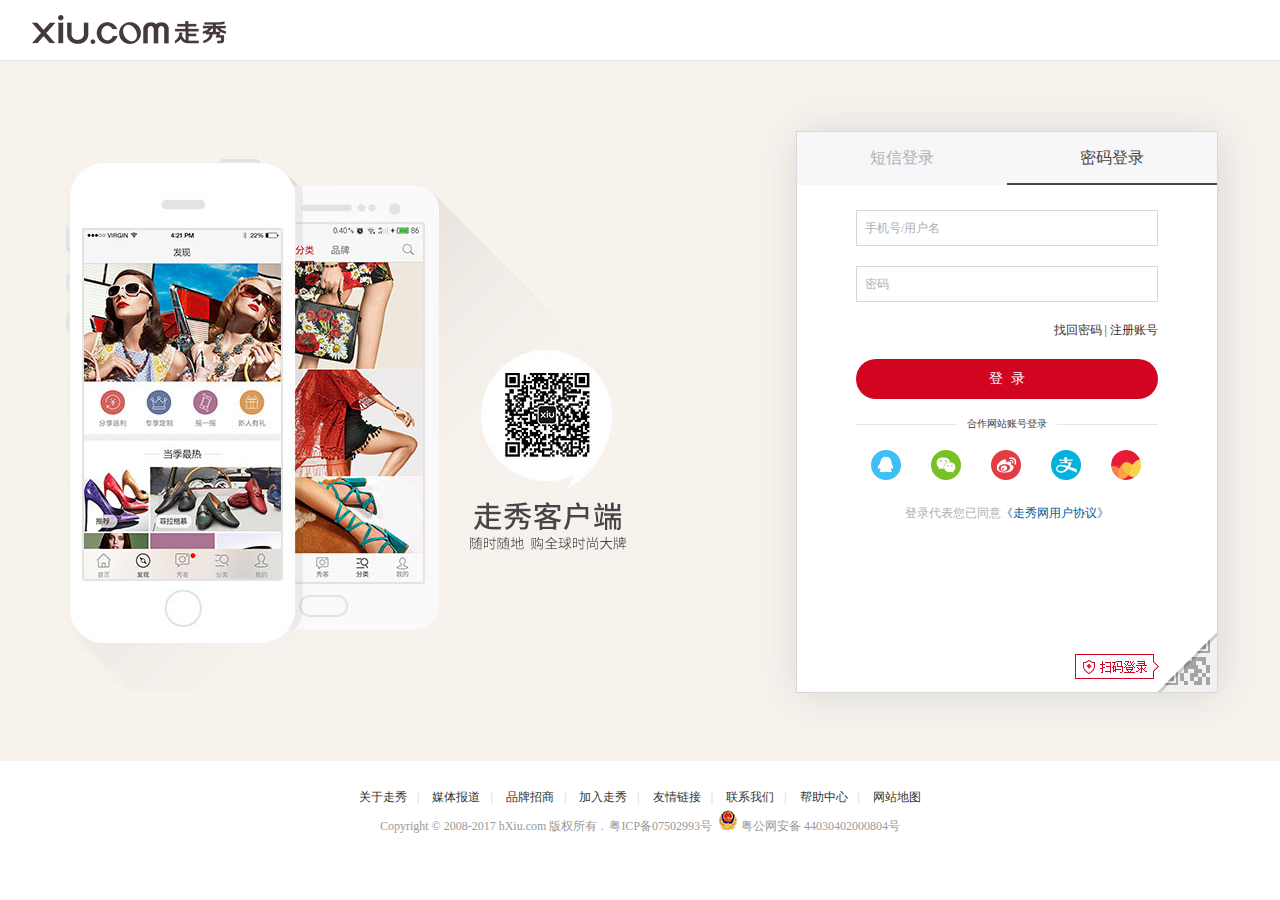
<file: client/login.html>
<!DOCTYPE html>
<html>
<head>
    <meta charset="UTF-8">
    <title>走秀登录/注册</title>
    <link type="text/css" rel="stylesheet" href="src/css/reset.css">
    <link type="text/css" rel="stylesheet" href="src/css/login.css">
    <!--验证码插件样式-->
    <link type="text/css" rel="stylesheet" href="src/css/jquery.idcode.css">
    <script src="src/js/lib/jquery-3.2.1.js"></script>
    <script src="src/js/lib/jquery-validation-1.14.0/jquery.validate.js"></script>
    <script src="src/js/lib/jquery-validation-1.14.0/additional-methods.js"></script>
    <script src="src/js/lib/jquery-validation-1.14.0/localization/messages_zh.js"></script>
    <script src="src/js/login.js"></script>
    <!--验证码插件js-->
    <script src="src/js/lib/jquery.idcode.js"></script>
</head>
<body>
<div id="header">
    <div class="logo">
        <h1><a href="index.html" title="走秀网 全球时尚 正品保证">走秀</a></h1>
    </div>
</div>
<div id="login-wrapper">
    <div class="login">
        <!--短信验证码登录-->
        <ul class="nav_login clearfix">
            <li><a href="javascript:void(0);">短信登录</a></li>
            <li><a href="javascript:void(0);" class="b_bottom">密码登录</a></li>
        </ul>
        <form action="" class="myform" id="myform">
            <ul class="myform_tel">
                <li class="inp">
                    <input type="text" name="userTel" id="userTel" value=""/>
                    <span class="val">手机号码</span>
                </li>
                <p></p>
                <li class="inp clearfix">
                    <input type="text" name="userCode" id="userCode" value=""/>
                    <span class="val">短信验证码</span>
                    <span id="idcode"></span>
                </li>
                <p></p>
                <li>
                    <a href="">找回密码</a>
                </li>
                <li>
                    <button id="btn_tel" type="submit">登&nbsp;&nbsp;录</button>
                </li>
            </ul>
            <!--密码登录-->
            <ul class="myform_pwd">
                <li class="inp">
                    <input type="text" name="userName" id="userName" value=""/>
                    <span class="val">手机号/用户名</span>
                </li>
                <p></p>
                <li class="inp">
                    <input type="password" name="userPwd" id="userPwd" value=""/>
                    <span class="val">密码</span>
                </li>
                <p></p>
                <li>
                    <a href="javascript:void(0)">找回密码</a>&nbsp;|&nbsp;<a href="javascript:void(0)" class="reg">注册账号</a>
                </li>
                <li>
                    <button id="btn_pwd" type="submit">登&nbsp;&nbsp;录</button>
                </li>
            </ul>
        </form>
        <div class="app_menu">
            <h5><span>合作网站账号登录</span></h5>
            <ul class="app clearfix">
                <li><a href="#"></a></li>
                <li><a href="#"></a></li>
                <li><a href="#"></a></li>
                <li><a href="#"></a></li>
                <li><a href="#"></a></li>
            </ul>
            <p>登录代表您已同意<a href="#">《走秀网用户协议》</a></p>
        </div>
        <a href="javascript:void(0)" class="toggle_login">
            <span></span>
            <i></i>
        </a>
    </div>
    <div class="login_ewm">
        <h4>手机扫码登录</h4>
        <div class="ewm_box">
            <span></span>
        </div>
        <p>打开<a href="#">走秀APP</a>，扫一扫登录</p>
        <p>登录代表您已同意<a href="#">《走秀网用户协议》</a></p>
        <a href="javascript:void(0)" class="toggle_login">
            <span></span>
            <i></i>
        </a>
    </div>
</div>
<div id="footer">
    <p>
        <a href="">关于走秀</a><i>|</i>
        <a href="">媒体报道</a><i>|</i>
        <a href="">品牌招商</a><i>|</i>
        <a href="">加入走秀</a><i>|</i>
        <a href="">友情链接</a><i>|</i>
        <a href="">联系我们</a><i>|</i>
        <a href="">帮助中心</a><i>|</i>
        <a href="">网站地图</a>
    </p>
    <p>
        Copyright&nbsp;&copy;&nbsp;2008-2017&nbsp;<a href="#">hXiu.com</a>&nbsp;版权所有 .&nbsp;&nbsp;<a href="#">粤ICP备07502993号</a>&nbsp;&nbsp;<img
            src="src/images/img_login/wab.png">&nbsp;<a href="#">粤公网安备 44030402000804号</a>
    </p>
</div>
<script>
    $.idcode.setCode();   //加载生成验证码方法
</script>
</body>
</html>
</file>
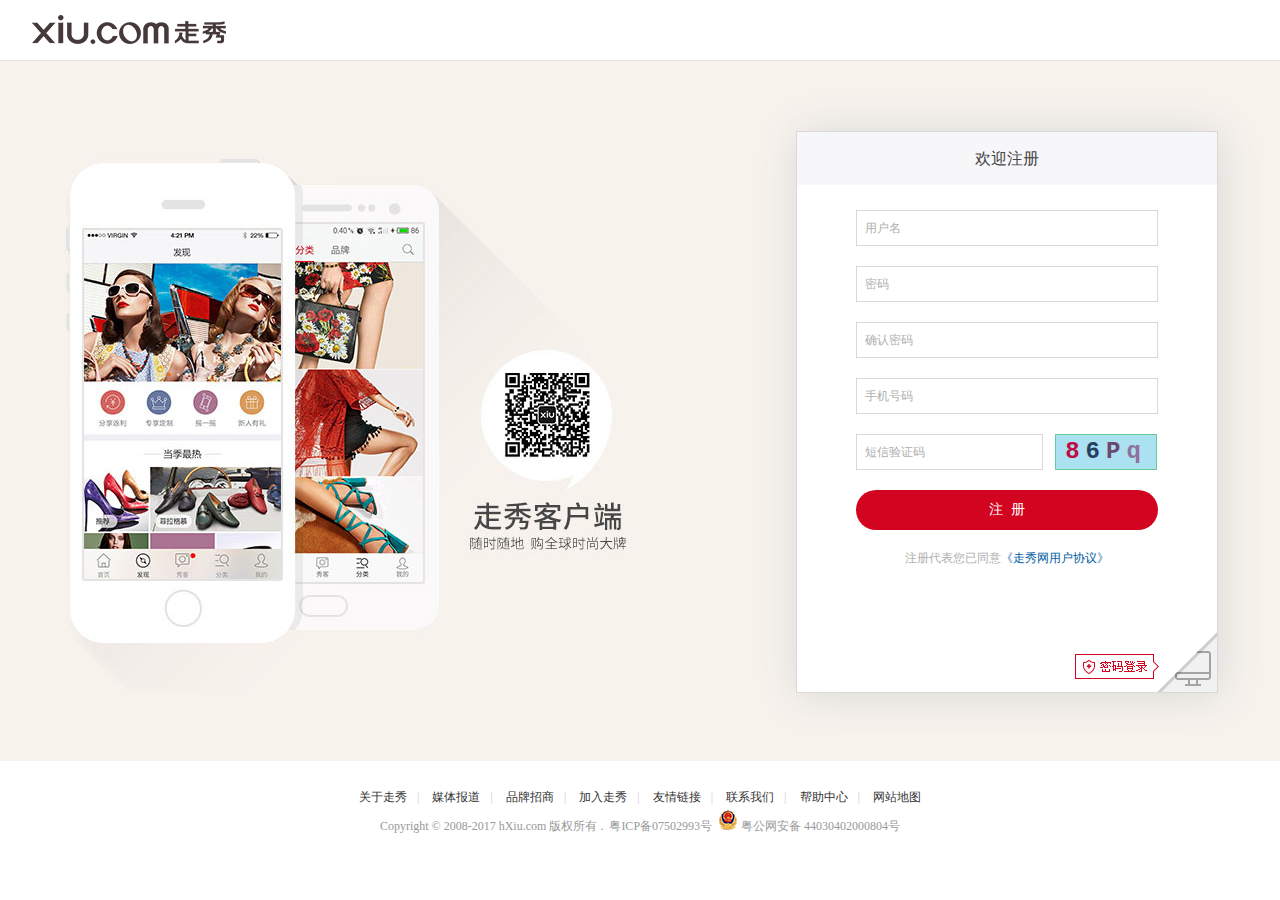
<file: client/register.html>
<!DOCTYPE html>
<html lang="en">
<head>
    <meta charset="UTF-8">
    <title>走秀注册</title>
    <link type="text/css" rel="stylesheet" href="src/css/reset.css">
    <link type="text/css" rel="stylesheet" href="src/css/register.css">
    <!--验证码插件样式-->
    <link type="text/css" rel="stylesheet" href="src/css/jquery.idcode.css">
    <script src="src/js/lib/jquery-3.2.1.js"></script>
    <script src="src/js/lib/jquery-validation-1.14.0/jquery.validate.js"></script>
    <script src="src/js/lib/jquery-validation-1.14.0/additional-methods.js"></script>
    <script src="src/js/lib/jquery-validation-1.14.0/localization/messages_zh.js"></script>
    <script src="src/js/register.js"></script>
    <!--验证码插件js-->
    <script src="src/js/lib/jquery.idcode.js"></script>
</head>
<body>
<div id="header">
    <div class="logo">
        <h1><a href="index.html" title="走秀网 全球时尚 正品保证">走秀</a></h1>
    </div>
</div>
<div id="register-wrapper">
    <div class="register">
        <h3>
            <a href="javascript:void(0);">欢迎注册</a>
        </h3>
        <form action="" class="myform" id="myform">
            <ul>
                <li class="inp">
                    <input type="text" name="userName" id="userName" value=""/>
                    <span class="val">用户名</span>
                </li>
                <p></p>
                <li class="inp">
                    <input type="password" name="userPwd" id="userPwd" value=""/>
                    <span class="val">密码</span>
                </li>
                <p></p>
                <li class="inp">
                    <input type="password" name="isuserPwd" id="isuserPwd" value=""/>
                    <span class="val">确认密码</span>
                </li>
                <p></p>
                <li class="inp">
                    <input type="text" name="userTel" id="userTel" value=""/>
                    <span class="val">手机号码</span>
                </li>
                <p></p>
                <li class="inp clearfix">
                    <input type="text" name="userCode" id="userCode" value=""/>
                    <span class="val">短信验证码</span>
                    <span id="idcode"></span>
                </li>
                <p></p>
                <li>
                    <button id="btn_reg" type="submit">注&nbsp;&nbsp;册</button>
                </li>
            </ul>
        </form>
        <p class="agree">注册代表您已同意<a href="#">《走秀网用户协议》</a></p>
        <a href="login.html" class="toggle_login">
            <span></span>
            <i></i>
        </a>
    </div>
</div>
<div id="footer">
    <p>
        <a href="">关于走秀</a><i>|</i>
        <a href="">媒体报道</a><i>|</i>
        <a href="">品牌招商</a><i>|</i>
        <a href="">加入走秀</a><i>|</i>
        <a href="">友情链接</a><i>|</i>
        <a href="">联系我们</a><i>|</i>
        <a href="">帮助中心</a><i>|</i>
        <a href="">网站地图</a>
    </p>
    <p>
        Copyright&nbsp;&copy;&nbsp;2008-2017&nbsp;<a href="#">hXiu.com</a>&nbsp;版权所有 .&nbsp;&nbsp;<a href="#">粤ICP备07502993号</a>&nbsp;&nbsp;<img
            src="src/images/img_login/wab.png">&nbsp;<a href="#">粤公网安备 44030402000804号</a>
    </p>
</div>
<script>
    $.idcode.setCode();   //加载生成验证码方法
</script>
</body>
</html>
</file>
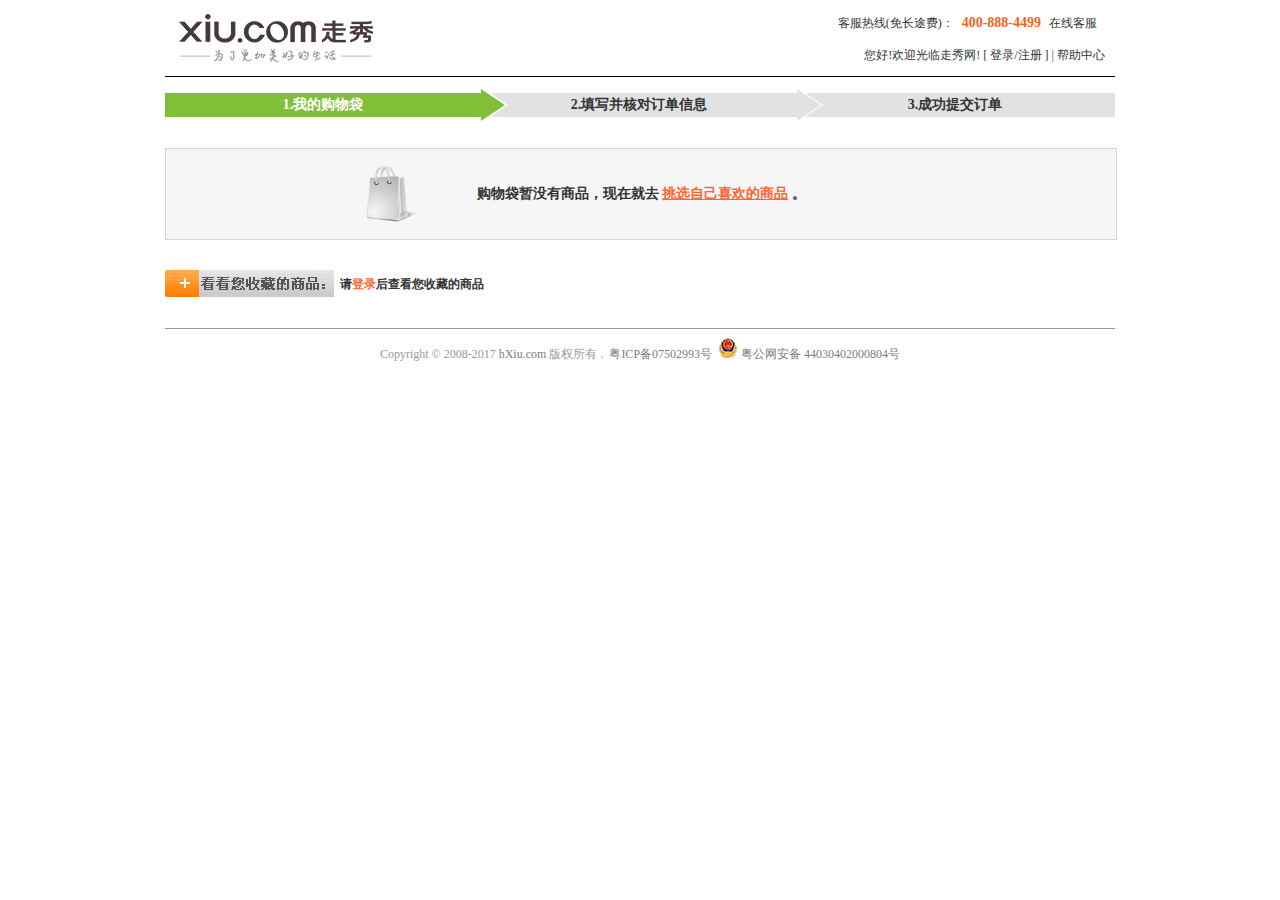
<file: client/shoppingCart.html>
<!DOCTYPE html>
<html>
<head>
    <meta charset="UTF-8">
    <title>购物车</title>
    <link type="text/css" rel="stylesheet" href="src/css/reset.css">
    <link type="text/css" rel="stylesheet" href="src/css/shoppingCart.css">
    <!--数量加减插件样式-->
    <link rel="stylesheet" href="src/css/jquery.spinner.css"/>
    <script src="src/js/lib/jquery-3.2.1.js"></script>
    <script src="src/js/lib/jquery.cookie/jquery.cookie.js"></script>
    <!--数量加减插件js-->
    <script type="text/javascript" src="src/js/lib/jquery.spinner.js"></script>
    <script src="src/js/tools.js"></script>
    <script src="src/js/shoppingCart.js"></script>
</head>
<body>
<div id="shoppingcart-wrapper">
    <div class="shoppingcart">
        <div class="header">
            <div class="logo">
                <h1>
                    <a href="index.html" title="走秀网 全球时尚 正品保证">走秀</a>
                </h1>
            </div>
            <div class="menu">
                <p>客服热线(免长途费)：<span>400-888-4499</span><a href="#">在线客服</a></p>
                <p class="login_pare">您好!欢迎光临走秀网! <a href="login.html" class="login"> [ 登录/注册 ] </a> | <a href="#">
                    帮助中心 </a></p>
            </div>
        </div>
        <div class="buying_pro">
            <ul class="clearfix">
                <li class="pro">1.我的购物袋<span></span></li>
                <li>2.填写并核对订单信息<span></span></li>
                <li>3.成功提交订单</li>
            </ul>
        </div>
        <div class="buying_goods">
            <div class="nogoods">
                购物袋暂没有商品，现在就去 <a href="index.html">挑选自己喜欢的商品</a> 。
            </div>
            <div class="goods">
                <div class="goods_list">
                    <ul class="clearfix">
                        <li><input type="checkbox" class="ckb" checked>全选</li>
                        <li>商品</li>
                        <li>购买价(元)</li>
                        <li>数量</li>
                        <li>操作</li>
                    </ul>
                    <table cellspacing="0" cellpadding="0">
                        <tbody>
                        <!--<tr>-->
                        <!--<td><input type="checkbox" name="cbx"></td>-->
                        <!--<td><img src="src/images/img_cart/g1_66_88.jpg" ></td>-->
                        <!--<td>-->
                        <!--<span>Morphy Richards</span><br>-->
                        <!--<a href="#">MR8209多士炉 吐司机早餐机 烤面包机</a><br>-->
                        <!--<span>颜色 : 黄色 尺码 : 均码</span>-->
                        <!--</td>-->
                        <!--<td>-->
                        <!--<s><i>￥</i>210</s><br>-->
                        <!--<b><i>￥</i>210</b>-->
                        <!--</td>-->
                        <!--<td>-->
                        <!--<input type="text" class="spinnerExample"/>-->
                        <!--</td>-->
                        <!--<td>-->
                        <!--<a href="#">移至收藏夹</a><br>-->
                        <!--<a href="#">删除</a>-->
                        <!--</td>-->
                        <!--</tr>-->
                        </tbody>
                    </table>
                </div>
                <div class="buying_menu">
                    <label><input type="checkbox" class="ckb" checked>全选</label>
                    <a href="javascript:void(0)" class="alldel">删除</a>
                    <a href="#">清除失效商品</a>
                    <a href="#">移至收藏夹</a>
                    <span>已选商品<b class="num"></b>件</span>
                    <span>总计(<i>不含运费</i>)：<b>￥<strong class="total"></strong></b></span>
                    <button>结算</button>
                </div>
            </div>
        </div>
        <div class="collect">
            <a href="#"></a>
            <span>请<a href="#">登录</a>后查看您收藏的商品</span>
        </div>
        <div class="footer">
            <p>
                Copyright&nbsp;&copy;&nbsp;2008-2017&nbsp;<a href="#">hXiu.com</a>&nbsp;版权所有 .&nbsp;&nbsp;<a href="#">粤ICP备07502993号</a>&nbsp;&nbsp;<img
                    src="src/images/img_cart/wab.png">&nbsp;<a href="#">粤公网安备 44030402000804号</a>
            </p>
        </div>
    </div>
</div>

</body>
</html>
</file>
<file: client/src/css/common.css>
/*头部样式*/
#header-wrapper{
    height: 93px;
    background: #333333;
}
.header{
    width: 1200px;
    height: 93px;
    background: #333333;
    margin:0 auto;
}
.header-left{
    width: 290px;
    float: left;
    position: relative;
    padding-top: 1px;
}
.header-left>ul>li{
    float: left;
    margin-left: 5px;
}
.header-left>ul>li>a{
    float: left;
    color: #b7b7b7;
    display: block;
    padding: 9px 0;
}
.header-left>ul>li>a:hover{
    color: #999;
}
.header-left>ul>li:nth-of-type(2){
    margin-left: 10px;
}
.header-left>ul>li:nth-of-type(2)>a{
    padding: 8px 3px 8px 22px;
    border: 1px solid #333;
    background: url("../images/img_index/spriter.png") no-repeat -217px -42px;
}
.header-left>ul>li:nth-of-type(2)>a span{
    color: #f78407;
}
.header-left>ul>li:nth-of-type(2):hover a{
    background-color: #FFF;
    border: 1px solid #d7d7d7;
    border-bottom: 1px solid #FFF;
    box-sizing: border-box;
    background-position-y: -77px;
    color: #d50215;
    position: relative;
    z-index: 1003;
}
.header-left>ul>li:nth-of-type(2) .mybuy{
    position: absolute;
    width: 282px;
    height: 67px;
    border: 1px solid #d7d7d7;
    top: 34px;
    left: 68px;
    background: #fff;
    line-height: 67px;
    padding-left: 15px;
    display: none;
    z-index: 1002;
}
.header-left>ul>li:nth-of-type(3){
    position: relative;
    margin-left: 4px;
    width: 73px;
}
.header-left>ul>li:nth-of-type(3)>a{
    padding: 9px 14px 9px 8px;
    background: url("../images/img_index/spriter.png") no-repeat -170px -109px;
}
.header-left>ul>li:nth-of-type(3) ul{
    position: absolute;
    height: 166px;
    border: 1px solid #d7d7d7;
    right: 0;
    top: 1px;
    background: #FFFFFF;
    z-index: 1002;
    display: none;
}
.header-left>ul>li:nth-of-type(3) li a{
    display: block;
    line-height: 26px;
    padding: 0 14px 0 8px;
    color: #000;
}
.header-left>ul>li:nth-of-type(3) li a:hover{
    color: #d50215;
}
.header-left>ul>li:nth-of-type(3) li:nth-of-type(1) a{
    line-height: 28px;
    margin-top: 2px;
    color: #d50215;
    background: url("../images/img_index/spriter.png") no-repeat -170px -147px;
}
.header-center{
    float: left;
    width: 638px;
    height: 83px;
    padding-top: 10px;
}
.header-center .logo{
    width: 211px;
    height: 32px;
    margin: 0 auto;
    background: url("../images/img_index/spriter.png") no-repeat 0px 0px;
}
.header-center .logo a{
    display: block;
    width: 211px;
    height: 32px;
    text-indent: -9999px;
}
.header-center .nav{
    margin-top: 8px;
    height: 43px;
}
.header-center .nav li{
    float: left;
    margin: 0 7px;
}
.header-center .nav li a{
    float: left;
    display: block;
    padding: 0 16px;
    height: 40px;
    color: #dcdcdc;
    font-size: 14px;
    line-height: 40px;
    border-bottom: 3px solid #333333;
}
.header-center .nav li a:hover{
    color: #787878;
    border-bottom: 3px solid #787878;
}
.header-center .nav li:nth-child(6) a{
    color: #fc0000;
}
.header-center .nav li:nth-child(6) a:hover{
    color: firebrick;
}
.header-right{
    float: right;
    position: relative;
    padding-top: 10px;
}
.header-right input{
    width: 244px;
    height: 26px;
    background: #333333;
    border: 1px solid #787878;
    padding: 0 7px 0 9px;
    font-size: 12px;
    color: #787878;
    line-height: 26px;
}
.header-right span{
    display: block;
    width: 19px;
    height: 17px;
    position: absolute;
    background: url("../images/img_index/spriter.png") no-repeat -44px -48px;
    right: 7px;
    top: 15px;
}
#subnav-wrapper{
    height: 40px;
    background: #f7f7f7;
}
.subnav{
    width: 1200px;
    height: 41px;
    background: #f7f7f7;
    margin: 0 auto;
}
.subnav>ul{
    margin: 0 auto;
    padding-left: 280px;
    position: relative;
}
.subnav>ul>li{
    float: left;
}
.subnav>ul>li>a{
    display: block;
    float: left;
    font-size: 14px;
    height: 40px;
    line-height: 40px;
    padding: 0 20px;
    color: #000000;
    border: 1px solid #f7f7f7;
    border-bottom: 0;
    position: relative;
    z-index: 1001;
}
.subnav>ul>li>a.setborder{
    border: 1px solid #d7d7d7;
    border-bottom: 1px solid #FFFFFF;
    background: #FFFFFF;
}
.subnav>ul>li .submenu{
    position: absolute;
    top: 41px;
    left: 280px;
    width: 733px;
    border: 1px solid #d7d7d7;
    padding: 14px 0 4px 14px;
    z-index: 1000;
    background: #FFFFFF;
    display: none;
}
.subnav>ul>li:nth-child(2) .submenu{
    left: 350px;
}
.subnav>ul>li:nth-child(3) .submenu{
    left: 420px;
}
.subnav>ul>li:nth-child(3)~li .submenu{
    left: 450px;
}
.subnav>ul>li .submenu_l{
    float: left;
    width: 450px;
}
.subnav>ul>li .submenu_l dl{
    border-bottom: 1px dotted #959595;
    margin-bottom: 6px;
}
.subnav>ul>li .submenu_l dt a{
    line-height:20px;
    font-weight: 600;
    color: #000000;
}
.subnav>ul>li .submenu_l dt a:nth-child(1):hover{
    color: #feb34f;
}
.subnav>ul>li .submenu_l dt a:nth-child(2){
    color: #ff0000;
    margin-left: 5px;
}
.subnav>ul>li .submenu_l dd{
    padding-bottom: 5px;
}
.subnav>ul>li .submenu_l dd a{
    line-height: 18px;
    color: #000000;
}
.subnav>ul>li .submenu_l dd a:hover{
    color: red;
}
.subnav>ul>li .submenu_l dd i{
    color: #b0b0c5;
    padding: 0 7px;
}
.subnav>ul>li .submenu_r{
    float: right;
    width: 245px;
}
.subnav>ul>li .submenu_r h5{
    font-weight: 600;
    font-size: 14px;
    color: #000000;
    margin-bottom: 4px;
}
.subnav>ul>li .submenu_r ul{
    float: left;
    margin-right: 15px;
    line-height: 20px;
}
.subnav>ul>li .submenu_r ul a{
    color: #000000;
}
.subnav>ul>li .submenu_r ul a:hover{
    color: red;
}
/*尾部样式*/
#footer-wrapper{
    height: 190px;
    background: #f2f2f2;
    border-top:3px solid #9a9a9a;
}
.footer{
    width: 1200px;
    height: 160px;
    background: #f2f2f2;
    padding-top: 30px;
    margin: 0 auto;
}
.footer .f_left{
    float: left;
}
.f_left li:nth-child(1) a{
    display: block;
    width: 114px;
    height: 25px;
    background: url("../images/img_index/footer_sprite.gif") no-repeat 0 -86px;
}
.f_left li:nth-child(2){
    display: block;
    width: 160px;
    height: 37px;
    margin: 24px 0 20px 0;
    background: url("../images/img_index/footer_sprite.gif") no-repeat 0 -130px;
}
.f_left li:nth-child(3) a{
    display: block;
    width: 114px;
    height: 25px;
    background: url("../images/img_index/footer_sprite.gif") no-repeat 0 -180px;
}
.f_nav {
    float: left;
    margin-left: 118px;
    line-height: 25px;
}
.f_us{
    width: 254px;
    float: left;
    margin-left: 200px;
}
.f_us h4{
    height: 15px;
    border-bottom: 1px solid #808080;
    text-align: center;
}
.f_us h4 span{
    background: #f2f2f2;
    padding: 0 10px;
    font-size: 18px;
    line-height: 30px;
}
.f_us ul{
    margin-top: 33px;
    width: 288px;
    position: relative;
}
.f_us li{
    float: left;
    margin: 0 38px 0 6px;
}
.f_us li a{
    display: block;
    float: left;
    width: 28px;
    height: 24px;
    background: url("../images/img_index/footer_sprite.gif") no-repeat 0 -226px;
}
.f_us li:nth-child(2) a{
    background-position: -68px -226px;
}
.f_us li:nth-child(3) a{
    background-position: -144px -226px;
}
.f_us li:nth-child(4) a{
    background-position: -214px -226px;
}
.f_us li:nth-child(1) span{
    width: 120px;
    height: 120px;
    background: url("../images/img_index/weixinQr.jpg") no-repeat;
    background-size: 120px 120px;
    position: absolute;
    left: -120px;
    top: -20px;
    display: none;
}
.f_us li a:hover{
    background-position-y: -263px;
}
.f_us li:nth-child(1):hover span{
    display: block;
}
.f_us form{
    margin-top: 24px;
    position: relative;
}
.f_us form input{
    width: 214px;
    height: 28px;
    border: 1px solid #333333;
    border-right: 0;
    background: #faf6f5;
    float: left;
    padding-left: 8px;
}
.f_us form span{
    float: left;
    display: block;
    width: 30px;
    height: 30px;
    color: #faf6f5;
    font-size: 18px;
    font-weight: 600;
    line-height: 30px;
    text-align: center;
    background: #333333;
    cursor: pointer;
}
.f_us form label{
    width: 214px;
    height: 30px;
    background: url(../images/img_index/footer_sprite.gif) no-repeat 0 -361px;
    position: absolute;
    left: 254px;
    top: 0;
    text-align: center;
    line-height: 30px;
    display: none;
}
.f_right{
    float: right;
    width: 124px;
    height: 96px;
}
.f_right h4{
    font-size: 16px;
    line-height: 30px;
}
.f_right span{
    display: block;
    width: 89px;
    height: 89px;
    background: url("../images/img_index/footer_sprite.gif") no-repeat -189px -87px;
    margin-top: 6px;
}
#foot-wrapper{
    height: 100%;
    background: #FFFFFF;
}
.foot{
    width: 1200px;
    height: 100%;
    background: #FFFFFF;
    text-align: center;
    padding-top: 25px;
    margin: 0 auto;
}
.foot .foot_menu{
    position: relative;
}
.foot .foot_menu a:hover{
    color: #feb34f;
}
.foot .foot_menu i{
    padding: 0 10px;
    color: #d5ccd5;
}
.foot .foot_safe{
    margin: 20px 0 0 0;
}
.foot .foot_safe a{
    display: inline-block;
    width: 148px;
    height: 45px;
    margin: 0 18px;
    background: url("../images/img_index/foot_icons.jpg") no-repeat 0px 0px;
}
.foot .foot_safe a:nth-child(2){
    background-position: -192px 0px;
}
.foot .foot_safe a:nth-child(3){
    background-position: -384px 0px;
}
.foot .foot_msg{
    color: #999;
    line-height: 36px;
    position: relative;
}
.foot .foot_msg a{
    font-weight: 600;
    color: #999;
}
.foot .foot_msg a:hover{
    color: #feb34f;
}
.foot .foot_prove{
    margin-bottom: 20px;
}
.foot .foot_prove a{
    margin: 0 9px;
}
</file>
<file: client/src/css/index.css>
#banner-wrapper{
	height: 610px;
	background: #FFF;
    margin-top: 20px;
}
.banner{
	width:1200px;
	height: 610px;
	margin: 0 auto;
    overflow: hidden;
    position: relative;
}
.banner ul{
    position: absolute;
    left: 0;
    top:0;
    width: 7200px;
}
.banner ul li{
    float: left;
    width: 1200px;
}
.banner ol{
	position: absolute;
	bottom: 20px;
	padding-left: 550px;
}
.banner ol li{
    width: 14px;
    height: 14px;
    border-radius: 7px;
    background: #CCCCCC;
    float: left;
    margin: 0 4px;
    cursor: pointer;
}
.banner ol li.current{
    background: #707070;
}
.right_fixed{
	display: block;
	width: 730px;
	height: 270px;
	position: fixed;
	top: 200px;
	left: 50%;
	background: url("../images/img_index/right.png") no-repeat right 0;
}
.right_fixed .right_nav{
	width: 100px;
	height: 194px;
	padding: 56px 15px 0;
	float: right;
}
.right_fixed .right_nav ul{
	padding-top: 5px;
	width: 100px;
}
.right_fixed .right_nav li a{
	display: block;
	height: 30px;	
}
.right_fixed .right_nav .top_back{
	height: 38px;
}
#menu-wrapper{
    height: 125px;
    background: #FFFFFF;
}
.menu{
    width: 1200px;
    height: 125px;
    background: #FFFFFF;
    margin: 0 auto;
}
.menu ul{
    padding: 25px 0 0 25px;
}
.menu ul li{
    float: left;
    width: 250px;
    height: 100px;
    margin-right: 43px;
    position: relative;
}
.menu ul li a{	
    float: left;
    display: block;
    width: 250px;
    height: 100px;
    transition:all 0.2s linear;
    background: url("../images/img_index/shortcut3a.jpg") no-repeat 0px 0px;
    position: absolute;
	left: 0;
	top: 0;
}
.menu ul li:nth-child(2) a{
	background-position-x: -240px;
}
.menu ul li:nth-child(3) a{
	background-position-x: -490px;
}
.menu ul li:nth-child(4) a{
	background-position-x: -985px;
}
.menu ul li a:hover{
	left: -15px;
}
#main-wrapper{
    height: 100%;
    background: #FFFFFF;
}
.main{
    width: 1200px;
    height: 100%;
    background: #FFFFFF;
    margin: 0 auto;
}
.main .new{
    height: 400px;
}
.new h3{
    height: 40px;
    text-align: center;
    margin-bottom: 18px;
}
.new li{
    float: left;
    position: relative;
    overflow: hidden;
}
.new li a{
    float: left;
    display: block;
    width: 600px;
    height: 300px;
}
.new li a span{
	display: block;
	width: 382px;
	height: 103px;
	text-align: center;
    position: absolute;
    left: 109px;
    top: 110px;  
}
.new li a>img{
	transition:all 0.2s linear;
}
.new li:hover a>img{
	transform:scale(1.05);
}
.main .recommend{
    height: 1640px;
}
.recommend h3{
    height: 40px;
    text-align: center;
    margin-bottom: 18px;
}
.recommend ul{
    margin-bottom: 40px;
}
.recommend li{
    float: left;
    margin-bottom: 3px;
}
.recommend li a{
    display: block;
    width: 397px;
    height: 288px;
    float: left;
    position: relative;
}
.recommend ul li:nth-child(2){
    margin: 0 3px;
}
.recommend ul li:nth-child(5){
    margin: 0 3px;
}
.recommend li a img{
	transition:all 0.2s linear;
}
.recommend li a:hover img{
	opacity: 0.8;
}
.main .topic{
    height: 1160px;
}
.topic h3{
    height: 40px;
    text-align: center;
    margin-bottom: 18px;
}
.topic ul{
    margin-bottom: 40px;
}
.topic li{
    float: left;
    overflow: hidden;
    position: relative;
}
.topic li a{
    float: left;
    display: block;
    width: 600px;
    height: 300px;
}
.topic li a span{
    display: inline-block;
	width: 382px;
	height: 103px;
	text-align: center;	
    position: absolute;
    left: 109px;
    top: 110px; 
}
.topic .more_topic a{
    width: 158px;
    height: 35px;
    display: block;
    margin: 0 auto;
    position: relative;
}
.topic li a>img{
	transition:all 0.2s linear;
}
.topic li:hover a>img{
	transform:scale(1.05);
}
.subbanner{
    height: 400px;
}
.subbanner a{
    display: block;
    width: 1200px;
    height: 400px;
    position: relative;
}
.subbanner a img{
	transition:all 0.2s linear;
}
.subbanner a:hover img{
	opacity: 0.9;
}
.main .shopping{
    height: 100%;
    padding: 46px 0 40px 0;
}
.shopping h3{
    height: 40px;
    text-align: center;
    margin-bottom: 18px;
}
.shopping ul{
    width: 1217px;
}
.shopping li{
    float: left;
    width: 289px;
    height: 492px;
    margin: 0 15px 20px 0;
    position: relative;
}
.shopping li a{
    float: left;
    display: block;
    width: 287px;
    height: 490px;
    border: 1px solid #FFFFFF;
}
.shopping li a:hover{
    border: 1px solid #CCCCCC;
}
.shopping .more_shopping{
   margin-top: 18px;
}
.shopping .more_shopping a{
    display: block;
    width: 158px;
    height: 35px;
    margin: 0 auto;
    position: relative;
}
</file>
<file: client/src/css/goodsInfo.css>
#top_back{
	width: 69px;
	height: 260px;
	background: #FFFFFF;
	position: fixed;
	right: 30px;
	top: 190px;
}
#top_back span{
	display: block;
	height: 30px;
	width: 100%;
	text-align: center;
	line-height: 30px;
	color: red;
	cursor: pointer;
	border: 1px solid #dddddd;
	box-sizing: border-box;
}
.menu_right a{
	display: block;
	width: 100%;
	height: 57px;
	background: url("../images/img_shopping/r_menu_bg.jpg") no-repeat 0px 0px ;
}
.menu_right a:nth-of-type(2){
	background-position-y: -58px;
}
.menu_right a:nth-of-type(3){
	background-position-y: -115px;
}
.menu_right a:nth-of-type(4){
	height: 58px;
	background-position-y: -172px;
}
#top_back span:hover{
	color: #FFFFFF;
	background: red;
}
.menu_right a:hover{
	background-position-x: -68px;
}
.menu_right b{
    position: absolute;
    display: block;
    width: 16px;
    height: 16px;
    background: red;
    color: #FFFFFF;
    border-radius: 8px;
    left: 58px;
    top: 82px;
    text-align: center;
    line-height: 16px;
    display: none;
}
#left_ewm{
	width: 632px;
	height: 146px;
	background: url("../images/img_shopping/e_code.png") no-repeat left 0px;
	position: fixed;
	right: 50%;
	top: 450px;
	display: none;
}
#main-wrapper{
	background: #FFFFFF;
	height: 100%;
}
.location h5{
	width: 990px;
	margin: 0 auto;
	background: #FFFFFF;
	color: #646464;
	height: 23px;
	padding: 18px 0 0 10px;
	border-bottom: 1px solid #e5e5e5;
    background: url("../images/img_shopping/goods_info.gif") no-repeat 0 21px;
}
.location h5 a{
	color: #476fc4;
}
.buying{
	margin: 16px auto 0; 
	width: 1000px;
	height: 680px;
	background: #FFFFFF;
	position: relative;
}
.buy_left{
	float: left;
}
.buy_left .largebox{
	position: absolute;
	top:0;
	left: 422px;
	width: 402px;
	height: 536px;
	border: 1px solid #e5e5e5;
	background-image: url("../images/img_shopping/g1_900_1200.jpg");
	background-repeat: no-repeat;
	z-index: 999;
	display: none;
}
.buy_left .bigbox{
	width: 402px;
	height: 536px;
	border: 1px solid #e5e5e5;
	position: relative;
}
.buy_left .bigbox li{
	width: 402px;
	height: 536px;
	position: absolute;
	top: 0;
	left: 0;
}
.buy_left .bigbox li img{
	display: none;
}
.buy_left .bigbox li:nth-of-type(1) img{
	display: block;
}
.smallArea{
	display: none;
	position: absolute;
	border: 1px solid #e5e5e5;
	background: #CCCCCC;
	opacity: 0.1;
}
.buy_left .smallbox{
	width: 402px;
	padding-top: 10px;
}
.buy_left .smallbox li{
	width: 72px;
	height: 98px;
	float: left;
	margin-right: 11px;
	padding-top: 3px;
}
.buy_left .smallbox li a{
	display: block;
	width: 66px;
	height: 88px;
	padding: 2px;
	border: 1px solid #e5e5e5;
	float: left;
}
.buy_left .smallbox a.no_bor{
	border: 0;
	margin: 2px 0 0 1px;
}
.buy_left .smallbox li.bg_bor{
	background: url("../images/img_shopping/goods_info.gif") no-repeat 0 -187px;
}

.buy_right{
	float: left;
	margin-left: 24px;	
}
.buy_right ul li{
	line-height: 30px;
	border-bottom: 1px solid #e5e5e5;
	width: 560px;
}
.buy_right li h4{
	color: #000;
	font-weight: 600;	
}
.buy_right li:nth-of-type(1) a{
	text-decoration: underline;
}
.buy_right li:nth-of-type(1) a:nth-of-type(2){
	color: #005ba1;
	margin-left: 10px;
}
.buy_right li:nth-of-type(1) i{
	float: right;
}
.buy_right li:nth-of-type(2){
	padding: 16px 0;
}
.buy_right li:nth-of-type(2) p:nth-child(1) b{
	color: #d21700;
	font-size: 18px;
	margin-left: 10px;
}
.buy_right li:nth-of-type(2) p:nth-child(2) b{
	color: #ea7514;
	font-size: 16px;
	margin-left: 10px;
	font-weight: 600;
}
.buy_right li:nth-of-type(2) p:nth-child(2) span{
	color: #ea7514;
	margin-left: 22px;
	font-weight: 600;
}
.buy_right li:nth-of-type(3){
    padding-bottom: 20px;
    margin-bottom: 20px;
}
.buy_right li:nth-of-type(3) p{
	margin: 10px 0;
}
.buy_right li:nth-of-type(3) p b{
	display: inline-block;
	margin-left: 10px;
	width: 38px;
	height: 22px;
	border: 2px solid #ff6701;
	text-align: center;
	line-height: 22px;
	position: relative;
}
.buy_right li:nth-of-type(3) p b span{
	display: block;
	width: 10px;
	height: 10px;
	position: absolute;
	right: 0;
	bottom: 0;
	background: url("../images/img_shopping/goods_info.gif") no-repeat right -64px;
}
.buy_right li:nth-of-type(3) p:nth-of-type(3) span{
	float: left;
}
/*.buy_right li:nth-of-type(3) p:nth-child(3) span:nth-of-type(1){
	margin-left: 10px;
}
.buy_right li:nth-of-type(3) p:nth-child(3) span{
	width: 13px;
	height: 13px;
	border: 1px solid #e5e5e5;
	display: inline-block;
	text-align: center;
	line-height: 10px;
	font-weight: 600;
}
.buy_right li:nth-of-type(3) p:nth-child(3) i{
	width: 50px;
	height: 20px;
	border: 1px solid #e5e5e5;
	display: inline-block;
	margin: 0 6px;
	text-align: center;
	line-height: 20px;
}*/
.buy_right li:nth-of-type(3) p:nth-of-type(4) a{
    color: #000000;
    padding-left: 20px;
    margin-right: 10px;
}
.buy_right li:nth-of-type(3) p:nth-of-type(4) a:nth-child(1){
    background: url("../images/img_shopping/wlb.jpg") no-repeat left 0;
}
.buy_right li:nth-of-type(3) p:nth-of-type(4) a:nth-child(2){
    background: url("../images/img_shopping/fwb.jpg") no-repeat left 0;
}
.buy_right li:nth-of-type(3) p:nth-of-type(5){
    position: relative;
}
.buy_right li:nth-of-type(3) p:nth-of-type(5) a{
    margin-right: 15px;
    display: block;
    float: left;
}
.buy_right .buy_now,.buy_right .buy_bag{
    width: 153px;
    height: 36px;
    border: 0;
    background: url("../images/img_shopping/goods_info.gif") no-repeat 0 -844px;
}
.buy_right .buy_now:hover{
    background-position-y: -880px;
}
.buy_right .buy_bag{
    background-position-y: -916px;
}
.buy_right .buy_bag:hover{
    background-position-y: -952px;
}
.buy_right .collect{
    width: 61px;
    height: 36px;
    background: url("../images/img_shopping/goods_info.gif") no-repeat right -1435px;
}
.buy_right .collect:hover{
    background-position-y: -1471px;
}
.buy_right li:nth-of-type(3) p:nth-of-type(6){
    color: #f39614;
    font-size: 14px;
}
.buy_right li:nth-of-type(3) p:nth-of-type(6) i{
    font-weight: 600;
}
.buy_right li:nth-of-type(3) p:nth-of-type(6) span{
    font-size: 12px;
    color: #7e8eba;
    padding-left: 5px;
}
.buy_right .ewm_share{
    width: 115px;
    height: 60px;
    border-right: 1px solid #e5e5e5;
    background: url("../images/img_shopping/53359294.jpg") no-repeat left 0;
    background-size: 90px 90px;
    padding: 30px 0 0 105px;
    color: #707070;
    float: left;
}
.buy_right .app_share{
    float: left;
    padding: 32px 0 0 48px;
    color: #707070;
}
.buy_right .app_share p{
    height: 24px;
    line-height: 24px;
}
.buy_right .app_share span{
    float: left;
}
.buy_right .app_share a{
    display: block;
    float: left;
    width: 24px;
    height: 24px;
    margin-left: 5px;
    background: url("../images/img_shopping/goods_info.gif") no-repeat -13px -27px;
}
.buy_right .app_share a:nth-of-type(2){
    background-position-x: -44px;
}
.buy_right .app_share a:nth-of-type(3){
    background-position-x: -107px;
}
.buy_right .app_share a:nth-of-type(4){
    background-position-x: -139px;
}
.buy_right .app_share a:nth-of-type(5){
    background-position-x: -170px;
}
.information_buy{
    margin: 0 auto;
    width: 1000px;
    height: 100%;
    background: #FFFFFF;
}
.information_buy .nav_msg{
	width: 1000px;
	height: 36px;
	border-bottom: 2px solid #ed741d;
	background: #efefef;
}
.nav_msg ul{
	float: left;
}
.nav_msg li{
	float: left;
	border-right: 1px solid #FFFFFF;
}
.nav_msg li a{
	float: left;
	display: block;
	width: 139px;
	height: 36px;
	text-align: center;
	line-height: 36px;
	color: #000000;
	font-size: 14px;
}
.nav_msg li:nth-of-type(1) a{
	background: #ed741d;
	color: #FFFFFF;
}
.nav_msg li a:hover{
	background: #ed741d;
	color: #FFFFFF;
}
.nav_msg .nav_bag{
	width: 142px;
	height: 31px;
	float: right;
	padding: 5px 18px 0 90px;
}
.nav_msg .nav_bag span{
	float: left;
	font-size: 14px;
	color: #cc1700;
	line-height: 27px;
	padding-left: 10px;
	background: url("../images/img_shopping/goods_info.gif") no-repeat 0px -76px;
}
.nav_msg .nav_bag a{
	float: right;
	display: block;
	width: 100px;
	height: 26px;
	background: url("../images/img_shopping/goods_info.gif") no-repeat 0px -1440px;
}
.nav_msg .nav_bag a:hover{
	background-position-y: -1466px;
}
.information_good{
	float: left;
	width: 774px;
	height: 100%;
}
.information_buy h4{
	margin: 25px 0;
	height: 24px;
	line-height: 24px;
	font-size: 14px;
	color: #000000;
	font-weight: 600;
	background: #f3f3f3;
	padding-left: 16px;
}
.information_buy table{
	width: 100%;
	border-collapse: collapse;
}
.information_buy table td{
	border: 1px solid #ebebeb;
	width: 32%;
	height: 28px;
	padding-left: 10px;
	color: #999;
}
.information_buy table td strong{
	font-size: 14px;
	color: #000000;
}
.information_buy p{
	padding-left: 18px;
	line-height: 20px;
}
.information_buy p b{
	display: block;
	width: 60px;
	color: red;
	font-weight: 600;
	float: left;
}
.information_buy p span{
	display: block;
	width: 663px;
	color: #999;
	float: left;
}
.information_buy .img_good img{
	float: left;
}
.history_msg{
	float: right;
	width: 211px;
	margin-top: 25px;
	height: 100%;
	border: 1px solid #ebebeb;
	padding: 1px;
}
.comment{
	width: 1000px;
	height: 100%;
	background: #FFFFFF;
	margin: 0 auto;
}
.com_grade{
	width: 774px;
	height: 170px;
	border: 1px solid #ebebeb;
	padding: 28px 0 0 28px;
	box-sizing: border-box;
}
.com_grade .com_l{
	height: 110px;
	float: left;
	border-right: 1px solid #ebebeb;
}
.com_grade .com_l ul{
	float: left;
}
.com_grade .com_l ul:nth-of-type(1) li:nth-child(2){
	margin: 16px 0;
}
.com_grade .com_l ul:nth-of-type(1) b{
	font-size: 30px;
	color: #ee7f2c;
	font-weight: 600;
}
.com_grade .com_l ul span{
	float: left;
}
.com_grade .com_l ul:nth-of-type(2){
	margin: 0 18px;
}
.com_grade .com_l ul:nth-of-type(2) .icon_star{
	margin: 0 18px;
}
.com_grade .com_l ul:nth-of-type(2) li{
	padding-bottom: 40px;
}
.icon_star{
	display: block;
	width: 82px;
	height: 14px;
	background: url("../images/img_shopping/goods_info.gif") no-repeat -192px -1188px;
}
.com_c{
	height: 110px;
	float: left;
	border-right: 1px solid #ebebeb;
	padding: 0 16px;
}
.com_c p:nth-of-type(1){
	font-size: 14px;
	margin-bottom: 22px;
}
.com_r{
	float: left;
	padding-left: 34px;
}
.com_r button{
	border: 0;
	outline: none;
	width: 114px;
	height: 24px;
	background: #ea7514;
	border-radius: 3px;
	margin-top: 8px;
	color: #FFFFFF;
	cursor: pointer;
}
.com_r p{
	width: 142px;
	margin-top: 8px;
}
.com_r p a{
	color: #005aa0;
	margin-left: 10px;
}
.com_nav{
	width: 764px;
	height: 29px;
	background: #efefef;
	padding: 5px 0 0 10px;
	margin-top: 18px;
}
.com_nav>ul{
	float: left;
}
.com_nav>ul>li{
	float: left;
	position: relative;
}
.com_nav>ul>li>a{
	line-height: 29px;
	display: block;
	float: left;
	padding: 0 16px;
}
.com_nav>ul>li a.sele{
	background: #FFFFFF;
	font-weight: 600;
}
.com_nav select{
	float: right;
	margin-right: 20px;
	margin-top: 3px;
}
.com_con{
	width: 774px;
	height: 100%;
}
.com_con>ul>li{
	width: 774px;
	margin-top: 23px;
	overflow: hidden;
}
.com_con>ul>li .user_buy{
	float: left;
	width: 84px;
}
.com_con>ul>li .user_buy .user_img{
	width: 82px;
	height: 82px;
	border: 1px solid #ebebeb;
}
.com_con>ul>li .user_buy .user_name{
	line-height: 24px;
	text-align: center;
}
.com_con>ul>li .user_buy a{
	color: #e4780c;
	text-decoration: underline;
}
.com_con>ul>li .user_com{
	float: right;
	width: 624px;
	border: 1px solid #ebebeb;
	padding: 18px;
}
.user_com .good_img_buy{
	width: 100px;
	height: 100px;
	border: 1px solid #ebebeb;
	float: left;
}
.user_com ul{
	float: left;
	width: 500px;
	margin-left: 16px;
}
.user_com ul li{
	overflow: hidden;
	width: 100%;
}
.user_com ul li:nth-of-type(1) span{
	float: left;
	margin-right: 18px;
}
.user_com ul li:nth-of-type(2){
	margin-top: 6px;
}
.user_com ul li:nth-of-type(4) a{
	float: left;
	color: #005aa0;
}
.user_com ul li:nth-of-type(4) span{
	float: right;
	color: #CCCCCC;
}
.user_com ul .com{
	padding: 30px 0;
}
.more_com{
	width: 662px;
	height: 25px;
	line-height: 25px;
	margin: 20px 0 20px 112px;
}
.more_com>a{
	float: left;
	color: #005aa0;
}
.more_com .page_com{
	float: right;
}
.more_com .page_com a{
	float: left;
	display: block;
	width: 59px;
	height: 22px;
	line-height: 22px;
	text-align: center;
	border: 1px solid #ebebeb;
	margin-left: 10px;
	color: #ebebeb;
}
.more_com .page_com span{
	float: left;
	display: block;
	width: 24px;
	height: 22px;
	line-height: 22px;
	border: 1px solid #ff9500;
	color: #ff9500;
	text-align: center;
	margin-left: 10px;
}
#foot-wrapper{
	margin-bottom: 40px;
}
</file>
<file: client/src/css/login.css>
#header{
	height: 60px;
	background: #fff;
	overflow: hidden;
	border-bottom: 1px solid #e5e5e5;
}
.logo{
	height: 30px;
	width: 194px;
	background: url(../images/img_login/logo_mini.png) no-repeat;
	margin: 15px 0 0 32px;
}
.logo a{
	display: block;
	width: 194px;
	height: 30px;
	text-indent: -9999px;
}
#login-wrapper{
	height: 700px;
	position: relative;
	background: #f7f2ec url("../images/img_login/login_bg.jpg") no-repeat center;
}
.login{
	width: 420px;
	height: 560px;
	border: 1px solid #d8d8d8;
	background: #fff;
	box-shadow: 2px 2px 40px #d8d8d8;
	position: absolute;
	right: 62px;
	top: 70px;
	/*display: none;*/
}
.nav_login{
	background: #f7f7f9;
	height: 53px;
}
.nav_login li{
	float: left;
}
.nav_login li a{
	float: left;
	width: 210px;
	font-size: 16px;
	text-align: center;
	line-height: 51px;
	border-bottom: 2px solid #f7f7f9;
	color: #afafaf;
}
.nav_login li a.b_bottom{
	color: #464646;
	border-bottom-color: #464646;
}
.nav_login li a:hover{
	color: #464646;
	border-bottom-color: #464646;
}
label.error{
	color: #d2041f;
	padding-left: 18px;
	background: url("../images/img_login/login_sprite_warn.jpg") no-repeat 0px 2px;
}
#btn_pwd:hover,#btn_tel:hover{
	background: #b3031a;
}
.myform{
	width: 420px;
	padding-top: 5px;
}
.myform .myform_pwd{
	/*display: none;*/
	width: 302px;
	margin: 0 auto;
	overflow: hidden;
}
.myform .myform_pwd li{
	position: relative;
	margin-top: 20px;
}
.myform .myform_pwd input{
	width: 290px;
	height: 34px;
	border: 1px solid #d8d8d8;
	background: #FFFFFF;
	padding-left: 10px;
	font-size: 12px;
}
.myform .myform_pwd li .val{
	position: absolute;
	top: 10px;
	left: 6px;
	padding: 0 3px;
	background: #FFFFFF;
	color: #afafaf;
	cursor: text;
}
.myform .myform_pwd li:nth-of-type(3){
	width: 302px;
	text-align: right;
}
.myform .myform_pwd button{
	width: 302px;
	height: 40px;
	background: #d2041f;
	color: #FFFFFF;
	border: 0;
	border-radius: 20px;
	font-size: 14px;
	outline: none;
	cursor: pointer;
}
.myform .myform_tel{
	width: 302px;
	margin: 0 auto;
	display: none;
}
.myform .myform_tel li{
	position: relative;
	margin-top: 20px;
}
.myform .myform_tel input{
	width: 290px;
	height: 34px;
	border: 1px solid #d8d8d8;
	background: #FFFFFF;
	padding-left: 10px;
	font-size: 12px;
}
.myform .myform_tel li:nth-of-type(2) input{
	width: 175px;
	float: left;
}
/*.myform .myform_tel li:nth-of-type(2) span{*/
	/*display: block;*/
	/*width: 100px;*/
	/*height: 34px;*/
	/*border: 1px solid #d8d8d8;*/
	/*text-align: center;*/
	/*line-height: 34px;*/
	/*background: #f7f7f9;*/
	/*color: #464646;*/
	/*float: left;*/
	/*margin-left: 12px;*/
	/*cursor: pointer;*/
/*}*/
.myform .myform_tel li .val{
	position: absolute;
	top: 10px;
	left: 6px;
	padding: 0 3px;
	background: #FFFFFF;
	color: #afafaf;
	cursor: text;
}
.myform .myform_tel li:nth-of-type(3){
	width: 302px;
	text-align: right;
}
.myform .myform_tel button{
	width: 302px;
	height: 40px;
	background: #d2041f;
	color: #FFFFFF;
	border: 0;
	border-radius: 20px;
	font-size: 14px;
	outline: none;
	cursor: pointer;
}
.app_menu h5{
	width: 302px;
	height: 25px;
	border-bottom: 1px solid #e7e7e7;
	margin: 0 auto;
	text-align: center;
}
.app_menu h5 span{
	line-height: 50px;
	color: #3e3e3e;
	padding: 0 10px;
	background: #FFFFFF;
}
.app_menu .app{
	width: 302px;
	height: 30px;
	margin: 25px auto;
}
.app li{
	float: left;
	margin: 0 15px;
}
.app li a{
	float: left;
	width: 30px;
	height: 30px;
	background: url("../images/img_login/login_sprite.png") no-repeat 0px 0px;
}
.app li:nth-child(2) a{
	background-position-x: -30px;
}
.app li:nth-child(3) a{
	background-position-x: -60px;
}
.app li:nth-child(4) a{
	background-position-x: -90px;
}
.app li:nth-child(5) a{
	background-position-x: -120px;
}
.app_menu p{
	text-align: center;
	color: #afafaf;
}
.app_menu p a{
	color: #005ba1;
}
.app_menu p a:hover{
	text-decoration: underline;
}
.toggle_login{
	display: block;
	width: 142px;
	height: 60px;
	position: absolute;
	right: 0;
	bottom: 0;
}
.toggle_login span{
	display: block;
	width: 60px;
	height: 60px;
	position: absolute;
	right: 0;
	bottom: 0;
	background: url("../images/img_login/login_sprite.png") no-repeat 0 -400px;
}
.toggle_login i{
	width: 84px;
	height: 26px;
	display: block;
	background: url("../images/img_login/login_sprite.png") no-repeat 0 -360px;
	position: absolute;
	left: 0;
	bottom: 12px;
}
.login_ewm{
	width: 420px;
	height: 450px;
	border: 1px solid #d8d8d8;
	background: #fff;
	box-shadow: 2px 2px 40px #d8d8d8;
	position: absolute;
	right: 62px;
	top: 70px;
	display: none;
}
.login_ewm h4{
	margin: 32px 0 0 30px;
	font-size: 14px;
	color: #3e3e3e;
}
.login_ewm .ewm_box{
	width: 170px;
	height: 170px;
	border: 1px solid #efeff4;
	margin: 68px 0 10px 124px;
}
.login_ewm .ewm_box span{
	display: block;
	width: 149px;
	height: 149px;
	border: 1px solid #000000;
	margin: 10px auto;
	background: url(../images/img_login/weixinQr.jpg) no-repeat;
	background-size: 149px 149px;
}
.login_ewm p{
	text-align: center;
	margin-top: 22px;
	font-size: 14px;
}
.login_ewm p a:hover{
	text-decoration: underline;
}
.login_ewm p:nth-of-type(1) a{
	font-size: 14px;
	color: #d20449;
}
.login_ewm p:nth-of-type(2){
	color: #afafaf;
	font-size: 12px;
}
.login_ewm p:nth-of-type(2) a{
	color: #005ba1;
}
.login_ewm .toggle_login span{
	background-position-x: -70px;
}
.login_ewm .toggle_login i{
	background-position-x: -100px;
}
#footer{
	height: 82px;
	background: #fff;
	text-align: center;
	padding-top: 28px;
}
#footer p:nth-of-type(1) a:hover{
    color: #feb34f;
}
#footer p:nth-of-type(1) i{
    padding: 0 10px;
    color: #d5ccd5;
}
#footer p:nth-of-type(2){
	color: #999;
	line-height: 40px;
}
#footer p:nth-of-type(2) a{
	color: #999;
}
#footer p:nth-of-type(2) a:hover{
    color: #feb34f;
}
</file>
<file: client/src/css/register.css>
#header{
    height: 60px;
    background: #fff;
    overflow: hidden;
    border-bottom: 1px solid #e5e5e5;
}
.logo{
    height: 30px;
    width: 194px;
    background: url(../images/img_login/logo_mini.png) no-repeat;
    margin: 15px 0 0 32px;
}
.logo a{
    display: block;
    width: 194px;
    height: 30px;
    text-indent: -9999px;
}
#register-wrapper{
    height: 700px;
    position: relative;
    background: #f7f2ec url("../images/img_login/login_bg.jpg") no-repeat center;
}
.register{
    width: 420px;
    height: 560px;
    border: 1px solid #d8d8d8;
    background: #fff;
    box-shadow: 2px 2px 40px #d8d8d8;
    position: absolute;
    right: 62px;
    top: 70px;
}
.register h3{
    background: #f7f7f9;
    height: 53px;
}
.register h3 a{
    display: block;
    width: 420px;
    font-size: 16px;
    text-align: center;
    line-height: 53px;
    color: #464646;
}
label.error{
    color: #d2041f;
    padding-left: 18px;
    background: url("../images/img_login/login_sprite_warn.jpg") no-repeat 0px 2px;
}
#btn_reg:hover{
    background: #b3031a;
}
.myform{
    width: 420px;
    padding-top: 5px;
}
.myform ul{
    width: 302px;
    margin: 0 auto;
    overflow: hidden;
}
.myform ul li{
    position: relative;
    margin-top: 20px;
}
.myform ul input{
    width: 290px;
    height: 34px;
    border: 1px solid #d8d8d8;
    background: #FFFFFF;
    padding-left: 10px;
    font-size: 12px;
}
.myform ul li .val{
    position: absolute;
    top: 10px;
    left: 6px;
    padding: 0 3px;
    background: #FFFFFF;
    color: #afafaf;
    cursor: text;
}
.myform ul button{
    width: 302px;
    height: 40px;
    background: #d2041f;
    color: #FFFFFF;
    border: 0;
    border-radius: 20px;
    font-size: 14px;
    outline: none;
    cursor: pointer;
}

.myform ul li:nth-of-type(5) input{
    width: 175px;
    float: left;
}
.register .agree{
	text-align: center;
	color: #afafaf;
	margin-top: 20px;
}
.register .agree a{
	color: #005ba1;
}
.register .agree a:hover{
	text-decoration: underline;
}
.toggle_login{
	display: block;
	width: 142px;
	height: 60px;
	position: absolute;
	right: 0;
	bottom: 0;
}
.toggle_login span{
	display: block;
	width: 60px;
	height: 60px;
	position: absolute;
	right: 0;
	bottom: 0;
	background: url("../images/img_login/login_sprite.png") no-repeat -70px -400px;
}
.toggle_login i{
	width: 84px;
	height: 26px;
	display: block;
	background: url("../images/img_login/login_sprite.png") no-repeat -100px -360px;
	position: absolute;
	left: 0;
	bottom: 12px;
}
#footer{
    height: 82px;
    background: #fff;
    text-align: center;
    padding-top: 28px;
}
#footer p:nth-of-type(1) a:hover{
    color: #feb34f;
}
#footer p:nth-of-type(1) i{
    padding: 0 10px;
    color: #d5ccd5;
}
#footer p:nth-of-type(2){
    color: #999;
    line-height: 40px;
}
#footer p:nth-of-type(2) a{
    color: #999;
}
#footer p:nth-of-type(2) a:hover{
    color: #feb34f;
}
</file>
<file: client/src/css/shoppingCart.css>
#shoppingcart-wrapper{
    height: 100%;
    background: #FFFFFF;
}
.shoppingcart{
    width: 950px;
    height: 100%;
    background: #FFFFFF;
    margin: 0 auto;
}
.header{
    width: 100%;
    height: 76px;
    background: #FFFFFF;
    border-bottom: 1px solid #000000;
}
.header .logo{
    width: 194px;
    height: 52px;
    margin: 12px 0 0 14px;
    float: left;
    background: url("../images/img_cart/s_05.png") no-repeat;
}
.header .logo a{
    width: 194px;
    height: 52px;
    display: block;
    text-indent: -9999px;
}
.header .menu{
    float: right;
}
.header .menu p{
    margin-top: 15px;
}
.header .menu p:nth-of-type(1) span{
    color: #f26521;
    font-size: 14px;
    font-weight: 600;
    margin: 0 8px;
}
.header .menu p:nth-of-type(1) a{
    margin-right: 18px;
}
.header .menu p:nth-of-type(2){
    text-align: right;
    margin-right: 10px;
}
.header .menu p a:hover{
    color: #f26521;
}
.buying_pro{
    padding: 16px 0;
    width: 100%;
}
.buying_pro ul{
    background: #e2e2e2;
}
.buying_pro ul li{
    float: left;
    width: 316px;
    height: 24px;
    text-align: center;
    line-height: 24px;
    background: #e2e2e2;
    font-size: 14px;
    font-weight: 600;
    position: relative;
}
.buying_pro ul li.pro{
    background: #82bf38;
    color: #FFFFFF;
}
.buying_pro ul li span{
    display: block;
    position: absolute;
    top:-4px;
    left: 316px;
    z-index:999;
    width: 27px;
    height: 34px;
    background: url("../images/img_cart/s_shop1.gif") no-repeat -27px 0px;
}
.buying_pro ul li.pro span{
    background-position: 0px 0px;
}
.buying_goods{
    width: 100%;
}
.buying_goods .nogoods{
    height: 90px;
    width: 100%;
    border: 1px solid #d6d3d3;
    background: #f6f6f6 url("../images/img_cart/nogoods.jpg") no-repeat 200px 16px;
    text-align: center;
    font-size: 14px;
    font-weight: 600;
    line-height: 90px;
    margin: 15px 0 30px 0;
    display: none;
}
.nogoods a{
    color: #fd6633;
    text-decoration: underline;
}
.buying_goods .goods{
    width: 100%;
    height: 100%;
    background: #FFFFFF;
}
.goods .goods_list{
    width: 948px;
    height: 100%;
    border: 1px solid #d6d3d3;
}
.goods .goods_list ul{
    height: 32px;
    background: #e3e3e3;
    width: 100%;
    line-height: 32px;
    margin-bottom: 35px;
}
.goods .goods_list ul li{
    float: left;
}
.goods .goods_list ul .ckb{
    float: left;
    margin-top: 10px;
    margin-right: 3px;
}
.goods .goods_list ul li:nth-child(1){
    margin-left: 24px;
}
.goods .goods_list ul li:nth-child(2){
    margin-left: 230px;
}
.goods .goods_list ul li:nth-child(3){
    margin-left: 250px;
}
.goods .goods_list ul li:nth-child(4){
    margin-left: 82px;
}
.goods .goods_list ul li:nth-child(5){
    margin-left: 118px;
}
/*table tbody{*/
    /*width: 948px;*/
    /*height: 100%;*/
/*}*/
/*table tbody tr{*/
    /*width: 948px;*/
    /*border-top: 1px solid #d6d3d3;*/
    /*height: 120px;*/
    /*background: #fff4e8;*/
    /*padding: 18px 0 18px 14px ;*/
/*}*/
table tbody tr td{
    background: #fff4e8;
    border-top: 1px solid #d6d3d3;
    vertical-align: middle;
    height: 120px;
    box-sizing: border-box;
}
table tbody tr td:nth-of-type(1){
    padding-left: 12px;
    width: 100px;
}
table tbody tr td:nth-of-type(2){
     width: 84px;
}
table tbody tr td:nth-of-type(3){
    width: 198px;
    line-height: 20px;
}
table tbody tr td:nth-of-type(3) a:hover{
    text-decoration: underline;
}
table tbody tr td:nth-of-type(4){
    width: 241px;
    text-align: right;
}
table tbody tr td:nth-of-type(4) s{
    color: #999999;
}
table tbody tr td:nth-of-type(5){
    width: 186px;
    padding-left: 70px;
}
table tbody tr td:nth-of-type(6){
    width: 142px;
    text-align: center;
}
table tbody tr td:nth-of-type(6) a:hover{
    color: red;
}
.buying_menu{
    height: 60px;
    line-height: 60px;
    background: #FFFFFF;
    border: 1px solid #d6d3d3;
    margin: 5px 0 32px 0;
}
.buying_menu .ckb{
    float: left;
    margin: 25px 3px 0 8px;
}
.buying_menu a{
    padding: 0 15px;
    margin-left: 10px;
    display: inline-block;
    height: 50px;
    line-height: 50px;
    margin-top: 5px;
}
.buying_menu a:hover{
    background: #ff820b;
    color: #FFFFFF;
}
.buying_menu span{
    margin-left: 50px;
}
.buying_menu span b{
    color: #eb7515;
}
.buying_menu span:nth-of-type(2) b{
    font-size: 16px;
}
.buying_menu span:nth-of-type(2) i{
    color: #CCCCCC;
}
.buying_menu button{
    width: 110px;
    height: 50px;
    border: 0;
    background: #eb7515;
    color: #FFFFFF;
    font-size: 20px;
    float: right;
    margin:5px 5px 0 0;
    border-radius: 3px;
}
.collect{
    height: 28px;
    width: 100%;
    line-height: 28px;
}
.collect>a{
    display: block;
    float: left;
    width: 170px;
    height: 28px;
    background: url("../images/img_cart/s_shop1.gif") no-repeat 0 -259px;
}
.collect span{
    font-weight: 600;
    margin-left: 5px;
}
.collect span a{
    color: #fd6633;
}
.footer{
    width: 100%;
    border-top:1px solid #999999;
    margin-top: 30px;
}
.footer p{
    text-align: center;
    line-height: 50px;
    color: #999999;
}
.footer p a{
    color: #7d7d7d;
}
.footer p a:hover{
    color: #feb34f;
}
</file>
